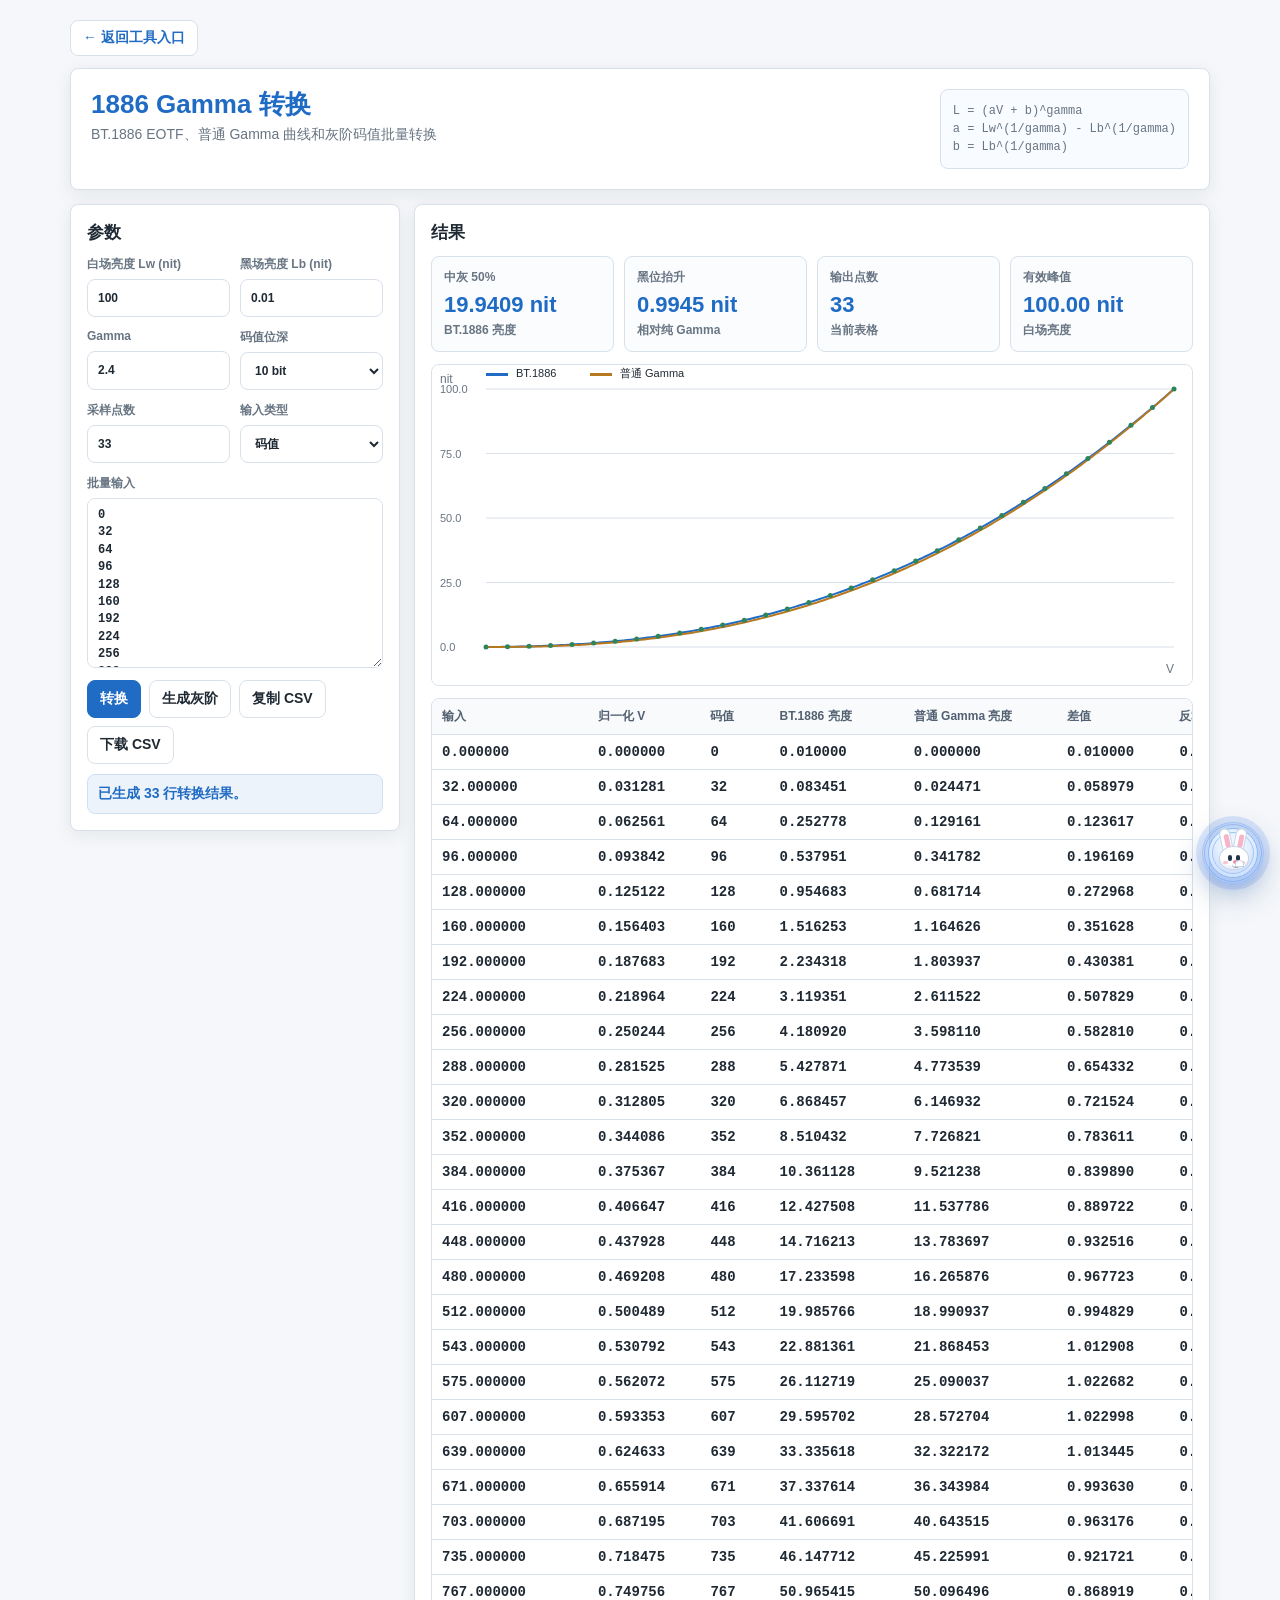
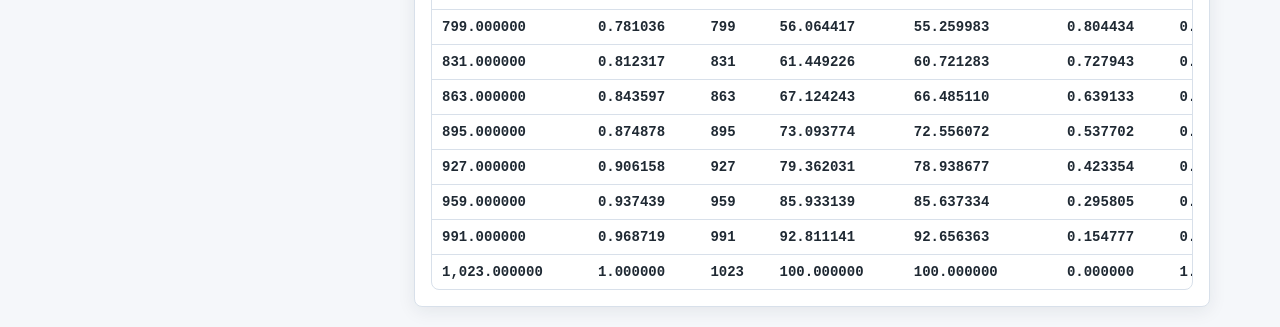
<file: tools/bt1886-gamma.html>
<!doctype html>
<html lang="zh-CN">
  <head>
    <meta charset="utf-8" />
    <meta name="viewport" content="width=device-width, initial-scale=1" />
    <title>1886 Gamma 转换</title>
    <link rel="stylesheet" href="../assets/platform-assistant.css?v=20260622-ai-consistent-v1" />
    <style>
      :root {
        --bg: #f5f7fa;
        --panel: #ffffff;
        --ink: #1f2933;
        --muted: #687583;
        --line: #d8e0ea;
        --blue: #206bc4;
        --blue-dark: #1557a8;
        --green: #2f855a;
        --amber: #b7791f;
        --red: #b94a55;
        --track: #edf2f7;
        --radius: 8px;
        --shadow: 0 4px 18px rgba(24, 36, 51, 0.08);
        font-family: "Microsoft YaHei", "Segoe UI", Arial, sans-serif;
      }

      * {
        box-sizing: border-box;
      }

      body {
        margin: 0;
        min-width: 320px;
        min-height: 100vh;
        background: var(--bg);
        color: var(--ink);
        font-size: 14px;
      }

      button,
      input,
      select,
      textarea {
        font: inherit;
      }

      button {
        cursor: pointer;
      }

      .page {
        max-width: 1180px;
        margin: 0 auto;
        padding: 20px;
      }

      .tool-nav {
        display: flex;
        margin-bottom: 12px;
      }

      .back-button {
        min-height: 36px;
        padding: 7px 12px;
        border: 1px solid var(--line);
        border-radius: var(--radius);
        background: #ffffff;
        color: var(--blue);
        font-weight: 800;
      }

      .back-button:hover {
        border-color: var(--blue);
        background: #edf3fb;
      }

      .header,
      .panel {
        border: 1px solid var(--line);
        border-radius: var(--radius);
        background: var(--panel);
        box-shadow: var(--shadow);
      }

      .header {
        display: flex;
        align-items: flex-start;
        justify-content: space-between;
        gap: 18px;
        margin-bottom: 14px;
        padding: 20px;
      }

      h1,
      h2,
      h3,
      p {
        margin-top: 0;
      }

      h1 {
        margin-bottom: 6px;
        color: var(--blue);
        font-size: 26px;
        line-height: 1.2;
      }

      h2 {
        margin-bottom: 12px;
        font-size: 17px;
      }

      h3 {
        margin-bottom: 8px;
        font-size: 14px;
      }

      .header p,
      .muted {
        margin-bottom: 0;
        color: var(--muted);
      }

      .formula {
        min-width: 240px;
        padding: 12px;
        border: 1px solid var(--line);
        border-radius: var(--radius);
        background: #f8fbff;
        color: var(--muted);
        font-family: Consolas, "Courier New", monospace;
        font-size: 12px;
        line-height: 1.5;
      }

      .grid {
        display: grid;
        grid-template-columns: 330px minmax(0, 1fr);
        gap: 14px;
        align-items: start;
      }

      .panel {
        padding: 16px;
      }

      .control-grid {
        display: grid;
        gap: 12px;
      }

      .field {
        display: grid;
        gap: 6px;
        color: var(--muted);
        font-size: 12px;
        font-weight: 800;
      }

      .field input,
      .field select,
      textarea {
        width: 100%;
        min-height: 38px;
        border: 1px solid var(--line);
        border-radius: var(--radius);
        background: #ffffff;
        color: var(--ink);
        padding: 8px 10px;
        outline: none;
      }

      textarea {
        min-height: 170px;
        resize: vertical;
        font-family: Consolas, "Courier New", monospace;
        line-height: 1.45;
      }

      .field input:focus,
      .field select:focus,
      textarea:focus {
        border-color: var(--blue);
        box-shadow: 0 0 0 3px rgba(32, 107, 196, 0.14);
      }

      .inline-grid {
        display: grid;
        grid-template-columns: repeat(2, minmax(0, 1fr));
        gap: 10px;
      }

      .actions {
        display: flex;
        gap: 8px;
        flex-wrap: wrap;
        margin-top: 12px;
      }

      .btn {
        display: inline-flex;
        align-items: center;
        justify-content: center;
        min-height: 38px;
        padding: 8px 12px;
        border: 1px solid var(--line);
        border-radius: var(--radius);
        background: #ffffff;
        color: var(--ink);
        font-weight: 800;
      }

      .btn.primary {
        border-color: var(--blue);
        background: var(--blue);
        color: #ffffff;
      }

      .btn.primary:hover {
        background: var(--blue-dark);
      }

      .btn:hover {
        border-color: #c5d3e3;
        box-shadow: 0 6px 18px rgba(24, 36, 51, 0.1);
      }

      .summary-grid {
        display: grid;
        grid-template-columns: repeat(4, minmax(0, 1fr));
        gap: 10px;
        margin-bottom: 12px;
      }

      .summary-card {
        min-height: 88px;
        padding: 12px;
        border: 1px solid var(--line);
        border-radius: var(--radius);
        background: #fbfcfe;
      }

      .summary-card span,
      .summary-card em {
        display: block;
        color: var(--muted);
        font-size: 12px;
        font-weight: 800;
      }

      .summary-card strong {
        display: block;
        margin: 7px 0 4px;
        color: var(--blue);
        font-size: 22px;
        line-height: 1.12;
        overflow-wrap: anywhere;
      }

      .summary-card em {
        font-style: normal;
        font-weight: 700;
      }

      .chart-wrap {
        margin-bottom: 12px;
        border: 1px solid var(--line);
        border-radius: var(--radius);
        background: #ffffff;
        overflow: hidden;
      }

      canvas {
        display: block;
        width: 100%;
        height: auto;
      }

      .table-wrap {
        overflow: auto;
        border: 1px solid var(--line);
        border-radius: var(--radius);
      }

      table {
        width: 100%;
        min-width: 850px;
        border-collapse: collapse;
      }

      th,
      td {
        padding: 9px 10px;
        border-bottom: 1px solid var(--line);
        text-align: left;
        vertical-align: middle;
      }

      th {
        position: sticky;
        top: 0;
        z-index: 1;
        background: #f8fafc;
        color: #526071;
        font-size: 12px;
        font-weight: 900;
      }

      tr:last-child td {
        border-bottom: 0;
      }

      td.numeric {
        font-family: Consolas, "Courier New", monospace;
        font-weight: 700;
      }

      .notice {
        margin-top: 10px;
        padding: 10px;
        border: 1px solid #cfe0f5;
        border-radius: var(--radius);
        background: #edf3fb;
        color: var(--blue);
        font-weight: 800;
      }

      .notice.bad {
        border-color: #efc3c7;
        background: #fff0f1;
        color: var(--red);
      }

      @media (max-width: 960px) {
        .header,
        .grid {
          grid-template-columns: 1fr;
        }

        .header {
          flex-direction: column;
        }

        .summary-grid {
          grid-template-columns: repeat(2, minmax(0, 1fr));
        }
      }

      @media (max-width: 560px) {
        .page {
          padding: 12px;
        }

        .inline-grid,
        .summary-grid {
          grid-template-columns: 1fr;
        }

        .btn {
          width: 100%;
        }
      }
    </style>
  </head>
  <body>
    <main class="page">
      <div class="tool-nav">
        <button class="back-button" type="button" onclick="goBackToToolList()">&larr; 返回工具入口</button>
      </div>

      <header class="header">
        <div>
          <h1>1886 Gamma 转换</h1>
          <p>BT.1886 EOTF、普通 Gamma 曲线和灰阶码值批量转换</p>
        </div>
        <div class="formula">
          L = (aV + b)^gamma<br />
          a = Lw^(1/gamma) - Lb^(1/gamma)<br />
          b = Lb^(1/gamma)
        </div>
      </header>

      <div class="grid">
        <section class="panel">
          <h2>参数</h2>
          <div class="control-grid">
            <div class="inline-grid">
              <label class="field">
                <span>白场亮度 Lw (nit)</span>
                <input id="whiteLuminance" type="number" min="1" step="0.1" value="100" />
              </label>
              <label class="field">
                <span>黑场亮度 Lb (nit)</span>
                <input id="blackLuminance" type="number" min="0" step="0.0001" value="0.01" />
              </label>
            </div>

            <div class="inline-grid">
              <label class="field">
                <span>Gamma</span>
                <input id="gammaValue" type="number" min="1" max="4" step="0.01" value="2.4" />
              </label>
              <label class="field">
                <span>码值位深</span>
                <select id="bitDepth">
                  <option value="8">8 bit</option>
                  <option value="10" selected>10 bit</option>
                  <option value="12">12 bit</option>
                  <option value="14">14 bit</option>
                  <option value="16">16 bit</option>
                </select>
              </label>
            </div>

            <div class="inline-grid">
              <label class="field">
                <span>采样点数</span>
                <input id="sampleCount" type="number" min="2" max="1025" step="1" value="33" />
              </label>
              <label class="field">
                <span>输入类型</span>
                <select id="inputMode">
                  <option value="code" selected>码值</option>
                  <option value="normalized">归一化 V</option>
                  <option value="luminance">亮度 nit</option>
                </select>
              </label>
            </div>

            <label class="field">
              <span>批量输入</span>
              <textarea id="batchInput" placeholder="可输入码值、归一化值或亮度值，支持空格/逗号/换行分隔"></textarea>
            </label>
          </div>

          <div class="actions">
            <button class="btn primary" type="button" id="convertBtn">转换</button>
            <button class="btn" type="button" id="fillRampBtn">生成灰阶</button>
            <button class="btn" type="button" id="copyCsvBtn">复制 CSV</button>
            <button class="btn" type="button" id="downloadCsvBtn">下载 CSV</button>
          </div>
          <div class="notice" id="notice">默认生成 33 点 10-bit BT.1886 灰阶表。</div>
        </section>

        <section class="panel">
          <h2>结果</h2>
          <div class="summary-grid">
            <div class="summary-card">
              <span>中灰 50%</span>
              <strong id="midLuminance">-</strong>
              <em>BT.1886 亮度</em>
            </div>
            <div class="summary-card">
              <span>黑位抬升</span>
              <strong id="blackLift">-</strong>
              <em>相对纯 Gamma</em>
            </div>
            <div class="summary-card">
              <span>输出点数</span>
              <strong id="rowCount">0</strong>
              <em>当前表格</em>
            </div>
            <div class="summary-card">
              <span>有效峰值</span>
              <strong id="peakLuminance">-</strong>
              <em>白场亮度</em>
            </div>
          </div>

          <div class="chart-wrap">
            <canvas id="curveChart" height="320"></canvas>
          </div>

          <div class="table-wrap">
            <table>
              <thead>
                <tr>
                  <th>输入</th>
                  <th>归一化 V</th>
                  <th>码值</th>
                  <th>BT.1886 亮度</th>
                  <th>普通 Gamma 亮度</th>
                  <th>差值</th>
                  <th>反算 V</th>
                </tr>
              </thead>
              <tbody id="resultBody"></tbody>
            </table>
          </div>
        </section>
      </div>
    </main>

    <script>
      function goBackToToolList() {
        if (window.history.length > 1) {
          window.history.back();
          return;
        }
        window.location.href = "../index.html#debug-converter";
      }

      (function () {
        "use strict";

        const els = {
          whiteLuminance: document.getElementById("whiteLuminance"),
          blackLuminance: document.getElementById("blackLuminance"),
          gammaValue: document.getElementById("gammaValue"),
          bitDepth: document.getElementById("bitDepth"),
          sampleCount: document.getElementById("sampleCount"),
          inputMode: document.getElementById("inputMode"),
          batchInput: document.getElementById("batchInput"),
          convertBtn: document.getElementById("convertBtn"),
          fillRampBtn: document.getElementById("fillRampBtn"),
          copyCsvBtn: document.getElementById("copyCsvBtn"),
          downloadCsvBtn: document.getElementById("downloadCsvBtn"),
          notice: document.getElementById("notice"),
          midLuminance: document.getElementById("midLuminance"),
          blackLift: document.getElementById("blackLift"),
          rowCount: document.getElementById("rowCount"),
          peakLuminance: document.getElementById("peakLuminance"),
          curveChart: document.getElementById("curveChart"),
          resultBody: document.getElementById("resultBody")
        };

        let currentRows = [];

        document.addEventListener("DOMContentLoaded", init);

        function init() {
          bindEvents();
          fillRamp();
          convert();
        }

        function bindEvents() {
          [els.whiteLuminance, els.blackLuminance, els.gammaValue, els.bitDepth, els.sampleCount, els.inputMode].forEach((control) => {
            control.addEventListener("input", convert);
          });
          els.batchInput.addEventListener("input", convert);
          els.convertBtn.addEventListener("click", convert);
          els.fillRampBtn.addEventListener("click", () => {
            fillRamp();
            convert();
          });
          els.copyCsvBtn.addEventListener("click", copyCsv);
          els.downloadCsvBtn.addEventListener("click", downloadCsv);
          window.addEventListener("resize", () => drawChart(currentRows));
        }

        function readConfig() {
          const lw = Number(els.whiteLuminance.value);
          const lb = Number(els.blackLuminance.value);
          const gamma = Number(els.gammaValue.value);
          const bitDepth = Number(els.bitDepth.value);
          const maxCode = Math.pow(2, bitDepth) - 1;
          const sampleCount = clamp(Math.round(Number(els.sampleCount.value) || 33), 2, 1025);
          return { lw, lb, gamma, bitDepth, maxCode, sampleCount };
        }

        function validateConfig(config) {
          if (!Number.isFinite(config.lw) || config.lw <= 0) {
            return "白场亮度必须大于 0。";
          }
          if (!Number.isFinite(config.lb) || config.lb < 0) {
            return "黑场亮度不能小于 0。";
          }
          if (config.lb >= config.lw) {
            return "黑场亮度必须小于白场亮度。";
          }
          if (!Number.isFinite(config.gamma) || config.gamma <= 0) {
            return "Gamma 必须大于 0。";
          }
          return "";
        }

        function fillRamp() {
          const config = readConfig();
          const values = [];
          for (let index = 0; index < config.sampleCount; index += 1) {
            const code = Math.round((index / (config.sampleCount - 1)) * config.maxCode);
            values.push(code);
          }
          els.inputMode.value = "code";
          els.batchInput.value = values.join("\n");
        }

        function convert() {
          const config = readConfig();
          const error = validateConfig(config);
          if (error) {
            currentRows = [];
            renderRows([]);
            drawChart([]);
            setNotice(error, true);
            return;
          }

          const values = parseInputValues(els.batchInput.value);
          if (!values.length) {
            currentRows = [];
            renderRows([]);
            drawChart([]);
            setNotice("请输入要转换的值，或点击“生成灰阶”。", true);
            return;
          }

          currentRows = values.map((input) => buildRow(input, config, els.inputMode.value));
          renderRows(currentRows);
          renderSummary(currentRows, config);
          drawChart(currentRows);
          setNotice(`已生成 ${currentRows.length} 行转换结果。`, false);
        }

        function parseInputValues(text) {
          return String(text || "")
            .split(/[\s,，;；]+/g)
            .map((item) => Number(item.trim()))
            .filter((value) => Number.isFinite(value));
        }

        function buildRow(input, config, mode) {
          let v;
          if (mode === "normalized") {
            v = clamp(input, 0, 1);
          } else if (mode === "luminance") {
            v = bt1886Inverse(input, config);
          } else {
            v = clamp(input / config.maxCode, 0, 1);
          }

          const code = Math.round(v * config.maxCode);
          const bt = bt1886Eotf(v, config);
          const pure = pureGammaEotf(v, config);
          const reverseV = bt1886Inverse(bt, config);
          return {
            input,
            v,
            code,
            bt,
            pure,
            delta: bt - pure,
            reverseV
          };
        }

        function bt1886Eotf(v, config) {
          const lbRoot = Math.pow(config.lb, 1 / config.gamma);
          const lwRoot = Math.pow(config.lw, 1 / config.gamma);
          const a = lwRoot - lbRoot;
          return Math.pow(a * clamp(v, 0, 1) + lbRoot, config.gamma);
        }

        function bt1886Inverse(luminance, config) {
          const lbRoot = Math.pow(config.lb, 1 / config.gamma);
          const lwRoot = Math.pow(config.lw, 1 / config.gamma);
          const a = lwRoot - lbRoot;
          if (a <= 0) {
            return 0;
          }
          return clamp((Math.pow(Math.max(Number(luminance) || 0, 0), 1 / config.gamma) - lbRoot) / a, 0, 1);
        }

        function pureGammaEotf(v, config) {
          return config.lw * Math.pow(clamp(v, 0, 1), config.gamma);
        }

        function renderRows(rows) {
          els.rowCount.textContent = rows.length;
          if (!rows.length) {
            els.resultBody.innerHTML = `<tr><td colspan="7">没有转换结果。</td></tr>`;
            return;
          }
          els.resultBody.innerHTML = rows
            .map(
              (row) => `
                <tr>
                  <td class="numeric">${formatNumber(row.input, 6)}</td>
                  <td class="numeric">${formatNumber(row.v, 6)}</td>
                  <td class="numeric">${row.code}</td>
                  <td class="numeric">${formatNumber(row.bt, 6)}</td>
                  <td class="numeric">${formatNumber(row.pure, 6)}</td>
                  <td class="numeric">${formatNumber(row.delta, 6)}</td>
                  <td class="numeric">${formatNumber(row.reverseV, 6)}</td>
                </tr>
              `
            )
            .join("");
        }

        function renderSummary(rows, config) {
          const mid = bt1886Eotf(0.5, config);
          const pureMid = pureGammaEotf(0.5, config);
          els.midLuminance.textContent = `${formatNumber(mid, 4)} nit`;
          els.blackLift.textContent = `${formatNumber(mid - pureMid, 4)} nit`;
          els.peakLuminance.textContent = `${formatNumber(config.lw, 2)} nit`;
          els.rowCount.textContent = rows.length;
        }

        function drawChart(rows) {
          const canvas = els.curveChart;
          const ctx = canvas.getContext("2d");
          const config = readConfig();
          const ratio = window.devicePixelRatio || 1;
          const width = canvas.clientWidth || 800;
          const height = 320;
          canvas.width = Math.round(width * ratio);
          canvas.height = Math.round(height * ratio);
          ctx.setTransform(ratio, 0, 0, ratio, 0, 0);
          ctx.clearRect(0, 0, width, height);
          ctx.fillStyle = "#ffffff";
          ctx.fillRect(0, 0, width, height);

          const pad = { left: 54, right: 18, top: 24, bottom: 38 };
          const chartWidth = width - pad.left - pad.right;
          const chartHeight = height - pad.top - pad.bottom;
          const maxY = Math.max(config.lw, ...rows.map((row) => row.bt), 1);

          ctx.strokeStyle = "#d8e0ea";
          ctx.lineWidth = 1;
          for (let i = 0; i <= 4; i += 1) {
            const y = pad.top + chartHeight * (i / 4);
            ctx.beginPath();
            ctx.moveTo(pad.left, y);
            ctx.lineTo(width - pad.right, y);
            ctx.stroke();
            ctx.fillStyle = "#687583";
            ctx.font = "11px Segoe UI, Microsoft YaHei, Arial";
            ctx.fillText(formatNumber(maxY * (1 - i / 4), 1), 8, y + 4);
          }

          drawCurve(ctx, config, pad, chartWidth, chartHeight, maxY, bt1886Eotf, "#206bc4");
          drawCurve(ctx, config, pad, chartWidth, chartHeight, maxY, pureGammaEotf, "#b7791f");

          ctx.fillStyle = "#206bc4";
          ctx.fillRect(pad.left, 8, 22, 3);
          ctx.fillStyle = "#1f2933";
          ctx.fillText("BT.1886", pad.left + 30, 12);
          ctx.fillStyle = "#b7791f";
          ctx.fillRect(pad.left + 104, 8, 22, 3);
          ctx.fillStyle = "#1f2933";
          ctx.fillText("普通 Gamma", pad.left + 134, 12);

          rows.forEach((row) => {
            const x = pad.left + row.v * chartWidth;
            const y = pad.top + chartHeight - (row.bt / maxY) * chartHeight;
            ctx.fillStyle = "#2f855a";
            ctx.beginPath();
            ctx.arc(x, y, 2.5, 0, Math.PI * 2);
            ctx.fill();
          });

          ctx.fillStyle = "#687583";
          ctx.font = "12px Segoe UI, Microsoft YaHei, Arial";
          ctx.fillText("V", width - pad.right - 8, height - 12);
          ctx.fillText("nit", 8, 18);
        }

        function drawCurve(ctx, config, pad, chartWidth, chartHeight, maxY, fn, color) {
          ctx.strokeStyle = color;
          ctx.lineWidth = 2;
          ctx.beginPath();
          for (let i = 0; i <= 200; i += 1) {
            const v = i / 200;
            const value = fn(v, config);
            const x = pad.left + v * chartWidth;
            const y = pad.top + chartHeight - (value / maxY) * chartHeight;
            if (i === 0) {
              ctx.moveTo(x, y);
            } else {
              ctx.lineTo(x, y);
            }
          }
          ctx.stroke();
        }

        function getCsv() {
          const header = ["input", "normalized_v", "code", "bt1886_luminance", "pure_gamma_luminance", "delta", "reverse_v"];
          const lines = currentRows.map((row) => [row.input, row.v, row.code, row.bt, row.pure, row.delta, row.reverseV].join(","));
          return [header.join(","), ...lines].join("\n");
        }

        function copyCsv() {
          if (!currentRows.length) {
            setNotice("没有可复制的结果。", true);
            return;
          }
          const text = getCsv();
          if (navigator.clipboard && navigator.clipboard.writeText) {
            navigator.clipboard.writeText(text).then(() => setNotice("CSV 已复制。", false));
            return;
          }
          const textarea = document.createElement("textarea");
          textarea.value = text;
          document.body.appendChild(textarea);
          textarea.select();
          document.execCommand("copy");
          textarea.remove();
          setNotice("CSV 已复制。", false);
        }

        function downloadCsv() {
          if (!currentRows.length) {
            setNotice("没有可下载的结果。", true);
            return;
          }
          const blob = new Blob([getCsv()], { type: "text/csv;charset=utf-8" });
          const url = URL.createObjectURL(blob);
          const link = document.createElement("a");
          link.href = url;
          link.download = "bt1886-gamma.csv";
          document.body.appendChild(link);
          link.click();
          link.remove();
          URL.revokeObjectURL(url);
          setNotice("CSV 已生成下载。", false);
        }

        function setNotice(message, bad) {
          els.notice.textContent = message;
          els.notice.classList.toggle("bad", Boolean(bad));
        }

        function clamp(value, min, max) {
          return Math.min(max, Math.max(min, Number(value) || 0));
        }

        function formatNumber(value, precision) {
          if (!Number.isFinite(Number(value))) {
            return "-";
          }
          return Number(value).toLocaleString("zh-CN", {
            maximumFractionDigits: precision,
            minimumFractionDigits: precision
          });
        }
      })();
    </script>
    <script src="../assets/platform-assistant.js?v=20260622-ai-consistent-v1"></script>
  </body>
</html>
</file>
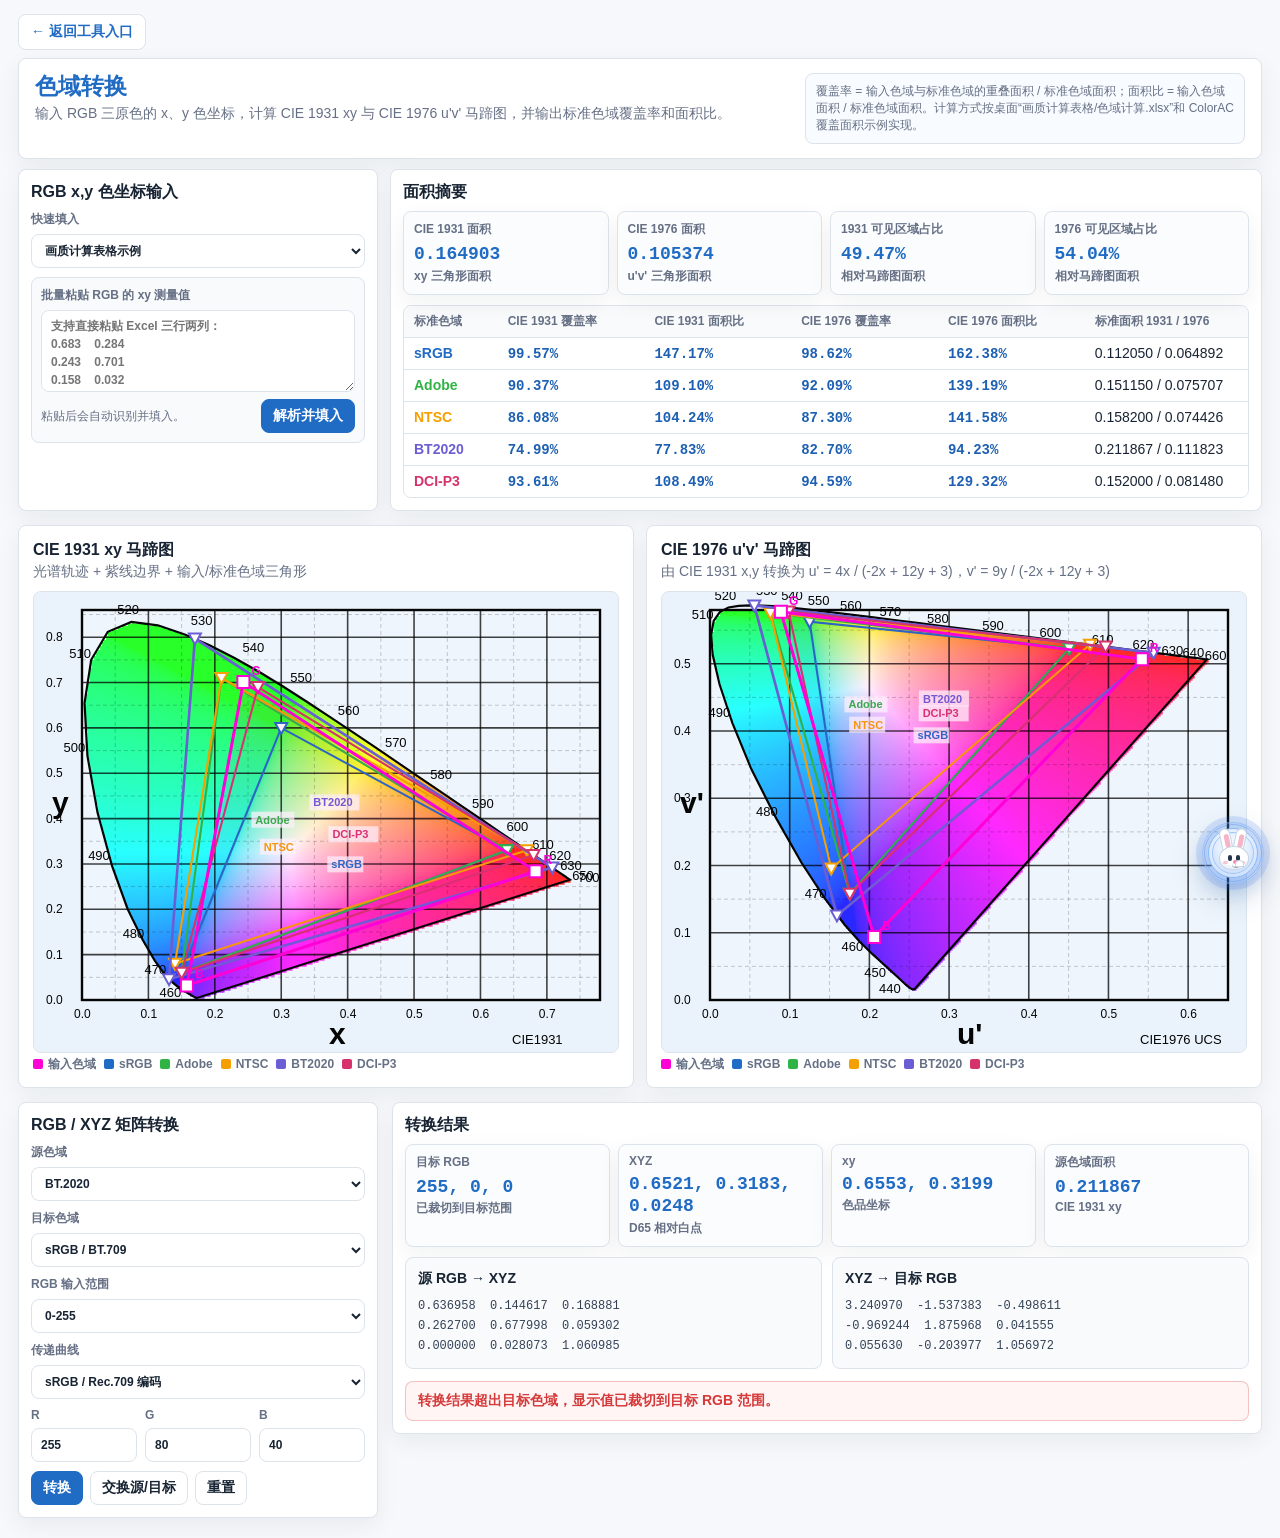
<file: tools/color-gamut-converter.html>
<!doctype html>
<html lang="zh-CN">
  <head>
    <meta charset="utf-8" />
    <meta name="viewport" content="width=device-width, initial-scale=1" />
    <title>色域转换</title>
    <link rel="stylesheet" href="../assets/platform-assistant.css?v=20260622-ai-consistent-v1" />
    <style>
      :root {
        --bg: #f6f8fb;
        --panel: #ffffff;
        --panel-alt: #f8fafc;
        --ink: #182433;
        --muted: #667085;
        --line: #dce3ea;
        --line-strong: #b8c2cc;
        --blue: #206bc4;
        --blue-dark: #1d60b3;
        --green: #2fb344;
        --red: #d63939;
        --amber: #f59f00;
        --track: #eef2f7;
        --radius: 8px;
        --shadow: 0 8px 24px rgba(24, 36, 51, 0.06);
        font-family: "Microsoft YaHei", "Segoe UI", Arial, sans-serif;
      }

      * {
        box-sizing: border-box;
      }

      body {
        margin: 0;
        min-width: 320px;
        min-height: 100vh;
        background: var(--bg);
        color: var(--ink);
        font-size: 14px;
      }

      button,
      input,
      select,
      textarea {
        font: inherit;
      }

      button {
        cursor: pointer;
      }

      .page {
        max-width: 1440px;
        margin: 0 auto;
        padding: 14px 18px 20px;
      }

      .tool-nav {
        display: flex;
        margin-bottom: 8px;
      }

      .back-button {
        min-height: 36px;
        padding: 7px 12px;
        border: 1px solid var(--line);
        border-radius: var(--radius);
        background: #ffffff;
        color: var(--blue);
        font-weight: 800;
      }

      .back-button:hover {
        border-color: var(--blue);
        background: #edf3fb;
      }

      .header,
      .panel,
      .chart-card,
      .result-card {
        border: 1px solid var(--line);
        border-radius: var(--radius);
        background: var(--panel);
        box-shadow: var(--shadow);
      }

      .header {
        display: flex;
        align-items: flex-start;
        justify-content: space-between;
        gap: 18px;
        margin-bottom: 10px;
        padding: 14px 16px;
      }

      h1,
      h2,
      h3,
      p {
        margin-top: 0;
      }

      h1 {
        margin-bottom: 4px;
        color: var(--blue);
        font-size: 23px;
        line-height: 1.2;
      }

      h2 {
        margin-bottom: 8px;
        font-size: 16px;
      }

      h3 {
        margin-bottom: 8px;
        font-size: 14px;
      }

      .header p,
      .muted {
        margin-bottom: 0;
        color: var(--muted);
      }

      .preset-note {
        min-width: 300px;
        max-width: 440px;
        padding: 9px 10px;
        border: 1px solid var(--line);
        border-radius: var(--radius);
        background: #f8fbff;
        color: var(--muted);
        font-size: 12px;
        line-height: 1.42;
      }

      .main-grid {
        display: grid;
        grid-template-columns: 360px minmax(0, 1fr);
        gap: 12px;
        align-items: stretch;
      }

      .panel {
        padding: 12px;
      }

      .main-grid > .panel {
        height: 100%;
      }

      .control-grid,
      .matrix-grid,
      .input-table {
        display: grid;
        gap: 9px;
      }

      .input-table {
        gap: 8px;
      }

      .primary-row {
        display: grid;
        grid-template-columns: 64px repeat(2, minmax(0, 1fr));
        gap: 7px;
        align-items: end;
      }

      .primary-row.header-row {
        align-items: center;
        color: var(--muted);
        font-size: 12px;
        font-weight: 800;
      }

      .primary-label {
        min-height: 34px;
        display: flex;
        align-items: center;
        color: var(--ink);
        font-weight: 800;
      }

      .field {
        display: grid;
        gap: 6px;
        color: var(--muted);
        font-size: 12px;
        font-weight: 800;
      }

      .field input,
      .field select,
      .field textarea {
        width: 100%;
        min-height: 34px;
        padding: 6px 9px;
        border: 1px solid var(--line);
        border-radius: var(--radius);
        background: #ffffff;
        color: var(--ink);
        outline: none;
      }

      .field input:focus,
      .field select:focus,
      .field textarea:focus {
        border-color: var(--blue);
        box-shadow: 0 0 0 3px rgba(32, 107, 196, 0.13);
      }

      .batch-input-box {
        display: grid;
        gap: 7px;
        padding: 9px;
        border: 1px solid var(--line);
        border-radius: var(--radius);
        background: var(--panel-alt);
      }

      .batch-input-box textarea {
        min-height: 82px;
        resize: vertical;
        line-height: 1.5;
      }

      .batch-input-actions {
        display: flex;
        align-items: center;
        justify-content: space-between;
        gap: 8px;
        flex-wrap: wrap;
      }

      .batch-input-status {
        color: var(--muted);
        font-size: 12px;
      }

      .batch-input-status.is-success {
        color: var(--green);
        font-weight: 800;
      }

      .batch-input-status.is-error {
        color: var(--red);
        font-weight: 800;
      }

      .button-row {
        display: flex;
        gap: 7px;
        flex-wrap: wrap;
      }

      .btn {
        min-height: 34px;
        padding: 6px 11px;
        border: 1px solid var(--line);
        border-radius: var(--radius);
        background: #ffffff;
        color: var(--ink);
        font-weight: 800;
      }

      .btn:hover {
        border-color: var(--line-strong);
      }

      .btn.primary {
        border-color: var(--blue);
        background: var(--blue);
        color: #ffffff;
      }

      .btn.primary:hover {
        background: var(--blue-dark);
      }

      .result-grid {
        display: grid;
        grid-template-columns: repeat(4, minmax(0, 1fr));
        gap: 8px;
        margin-bottom: 10px;
      }

      .result-card {
        min-height: 76px;
        padding: 9px 10px;
        background: #fbfcfe;
      }

      .result-card span,
      .result-card em {
        display: block;
        color: var(--muted);
        font-size: 12px;
        font-style: normal;
        font-weight: 800;
      }

      .result-card strong {
        display: block;
        margin: 5px 0 2px;
        color: var(--blue);
        font-family: Consolas, "Courier New", monospace;
        font-size: 18px;
        line-height: 1.25;
        overflow-wrap: anywhere;
      }

      .chart-grid {
        display: grid;
        grid-template-columns: repeat(2, minmax(0, 1fr));
        gap: 12px;
        margin-bottom: 14px;
      }

      .chart-card {
        min-width: 0;
        padding: 14px;
      }

      .chart-head {
        display: flex;
        align-items: flex-start;
        justify-content: space-between;
        gap: 10px;
        margin-bottom: 10px;
      }

      .chart-head h2 {
        margin-bottom: 2px;
      }

      .chart-canvas {
        width: 100%;
        min-height: 420px;
        border: 1px solid var(--line);
        border-radius: var(--radius);
        background: #eaf3fb;
      }

      .legend {
        display: flex;
        gap: 8px;
        flex-wrap: wrap;
        color: var(--muted);
        font-size: 12px;
        font-weight: 800;
      }

      .legend span {
        display: inline-flex;
        align-items: center;
        gap: 5px;
      }

      .legend i {
        width: 10px;
        height: 10px;
        border-radius: 2px;
        background: var(--swatch);
      }

      .table-wrap {
        overflow: auto;
        border: 1px solid var(--line);
        border-radius: var(--radius);
        background: #ffffff;
      }

      table {
        width: 100%;
        min-width: 880px;
        border-collapse: collapse;
      }

      th,
      td {
        padding: 7px 10px;
        border-bottom: 1px solid var(--line);
        text-align: left;
        vertical-align: middle;
      }

      th {
        background: #f8fafc;
        color: var(--muted);
        font-size: 12px;
        font-weight: 900;
      }

      tr:last-child td {
        border-bottom: 0;
      }

      td strong {
        color: var(--ink);
      }

      td code {
        color: var(--blue-dark);
        font-family: Consolas, "Courier New", monospace;
        font-weight: 800;
      }

      .warning {
        margin-top: 12px;
        padding: 10px 12px;
        border: 1px solid rgba(214, 57, 57, 0.28);
        border-radius: var(--radius);
        background: #fff5f5;
        color: var(--red);
        font-weight: 800;
      }

      .subsection {
        margin-top: 14px;
      }

      .converter-grid {
        display: grid;
        grid-template-columns: 360px minmax(0, 1fr);
        gap: 14px;
        align-items: start;
      }

      .rgb-grid {
        display: grid;
        grid-template-columns: repeat(3, minmax(0, 1fr));
        gap: 8px;
      }

      .matrix-grid {
        grid-template-columns: repeat(2, minmax(0, 1fr));
        gap: 10px;
      }

      .matrix {
        overflow: auto;
        padding: 12px;
        border: 1px solid var(--line);
        border-radius: var(--radius);
        background: #f8fafc;
      }

      .matrix code {
        white-space: pre;
        color: #334155;
        font-family: Consolas, "Courier New", monospace;
        font-size: 12px;
        line-height: 1.6;
      }

      @media (max-width: 1120px) {
        .header,
        .main-grid,
        .chart-grid,
        .converter-grid,
        .matrix-grid,
        .result-grid {
          grid-template-columns: 1fr;
        }

        .header {
          display: grid;
        }

        .preset-note {
          min-width: 0;
          max-width: none;
        }
      }

      @media (max-width: 620px) {
        .page {
          padding: 12px;
        }

        .primary-row {
          grid-template-columns: 1fr;
        }

        .primary-row.header-row {
          display: none;
        }

        .rgb-grid {
          grid-template-columns: 1fr;
        }
      }
    </style>
  </head>
  <body>
    <main class="page">
      <div class="tool-nav">
        <button class="back-button" type="button" onclick="goBackToToolList()">&larr; 返回工具入口</button>
      </div>

      <section class="header">
        <div>
          <h1>色域转换</h1>
          <p>输入 RGB 三原色的 x、y 色坐标，计算 CIE 1931 xy 与 CIE 1976 u'v' 马蹄图，并输出标准色域覆盖率和面积比。</p>
        </div>
        <div class="preset-note">
          覆盖率 = 输入色域与标准色域的重叠面积 / 标准色域面积；面积比 = 输入色域面积 / 标准色域面积。计算方式按桌面“画质计算表格/色域计算.xlsx”和 ColorAC 覆盖面积示例实现。
        </div>
      </section>

      <div class="main-grid">
        <section class="panel">
          <h2>RGB x,y 色坐标输入</h2>
          <div class="control-grid">
            <label class="field">
              <span>快速填入</span>
              <select id="gamutPreset"></select>
            </label>

            <div class="batch-input-box">
              <label class="field">
                <span>批量粘贴 RGB 的 xy 测量值</span>
                <textarea id="rgbXyPaste" spellcheck="false" placeholder="支持直接粘贴 Excel 三行两列：&#10;0.683    0.284&#10;0.243    0.701&#10;0.158    0.032&#10;&#10;也支持：R 0.683 0.284 / G 0.243 0.701 / B 0.158 0.032"></textarea>
              </label>
              <div class="batch-input-actions">
                <span class="batch-input-status" id="rgbXyPasteStatus">粘贴后会自动识别并填入。</span>
                <button class="btn primary" type="button" id="applyRgbXyPasteBtn">解析并填入</button>
              </div>
            </div>

            <div hidden aria-hidden="true">
              <input id="redX" type="hidden" value="0.683" />
              <input id="redY" type="hidden" value="0.284" />
              <input id="greenX" type="hidden" value="0.243" />
              <input id="greenY" type="hidden" value="0.701" />
              <input id="blueX" type="hidden" value="0.158" />
              <input id="blueY" type="hidden" value="0.032" />
            </div>
          </div>
          <div class="warning" id="gamutWarning" hidden></div>
        </section>

        <section class="panel">
          <h2>面积摘要</h2>
          <div class="result-grid">
            <div class="result-card">
              <span>CIE 1931 面积</span>
              <strong id="area1931">-</strong>
              <em>xy 三角形面积</em>
            </div>
            <div class="result-card">
              <span>CIE 1976 面积</span>
              <strong id="area1976">-</strong>
              <em>u'v' 三角形面积</em>
            </div>
            <div class="result-card">
              <span>1931 可见区域占比</span>
              <strong id="visible1931Ratio">-</strong>
              <em>相对马蹄图面积</em>
            </div>
            <div class="result-card">
              <span>1976 可见区域占比</span>
              <strong id="visible1976Ratio">-</strong>
              <em>相对马蹄图面积</em>
            </div>
          </div>
          <div class="table-wrap">
            <table>
              <thead>
                <tr>
                  <th>标准色域</th>
                  <th>CIE 1931 覆盖率</th>
                  <th>CIE 1931 面积比</th>
                  <th>CIE 1976 覆盖率</th>
                  <th>CIE 1976 面积比</th>
                  <th>标准面积 1931 / 1976</th>
                </tr>
              </thead>
              <tbody id="coverageBody"></tbody>
            </table>
          </div>
        </section>
      </div>

      <section class="chart-grid subsection">
        <div class="chart-card">
          <div class="chart-head">
            <div>
              <h2>CIE 1931 xy 马蹄图</h2>
              <p class="muted">光谱轨迹 + 紫线边界 + 输入/标准色域三角形</p>
            </div>
          </div>
          <canvas class="chart-canvas" id="cie1931Canvas" height="420"></canvas>
          <div class="legend" id="legend1931"></div>
        </div>
        <div class="chart-card">
          <div class="chart-head">
            <div>
              <h2>CIE 1976 u'v' 马蹄图</h2>
              <p class="muted">由 CIE 1931 x,y 转换为 u' = 4x / (-2x + 12y + 3)，v' = 9y / (-2x + 12y + 3)</p>
            </div>
          </div>
          <canvas class="chart-canvas" id="cie1976Canvas" height="420"></canvas>
          <div class="legend" id="legend1976"></div>
        </div>
      </section>

      <section class="converter-grid subsection">
        <section class="panel">
          <h2>RGB / XYZ 矩阵转换</h2>
          <div class="control-grid">
            <label class="field">
              <span>源色域</span>
              <select id="sourceSpace"></select>
            </label>
            <label class="field">
              <span>目标色域</span>
              <select id="targetSpace"></select>
            </label>
            <label class="field">
              <span>RGB 输入范围</span>
              <select id="rangeMode">
                <option value="255">0-255</option>
                <option value="1">0-1</option>
              </select>
            </label>
            <label class="field">
              <span>传递曲线</span>
              <select id="transferMode">
                <option value="srgb">sRGB / Rec.709 编码</option>
                <option value="linear">线性 RGB</option>
              </select>
            </label>
            <div class="rgb-grid">
              <label class="field">
                <span>R</span>
                <input id="rgbR" type="number" value="255" step="0.001" />
              </label>
              <label class="field">
                <span>G</span>
                <input id="rgbG" type="number" value="80" step="0.001" />
              </label>
              <label class="field">
                <span>B</span>
                <input id="rgbB" type="number" value="40" step="0.001" />
              </label>
            </div>
            <div class="button-row">
              <button class="btn primary" type="button" id="convertBtn">转换</button>
              <button class="btn" type="button" id="swapBtn">交换源/目标</button>
              <button class="btn" type="button" id="resetBtn">重置</button>
            </div>
          </div>
        </section>

        <section class="panel">
          <h2>转换结果</h2>
          <div class="result-grid">
            <div class="result-card">
              <span>目标 RGB</span>
              <strong id="targetRgb">-</strong>
              <em id="targetRgbHint">转换后编码值</em>
            </div>
            <div class="result-card">
              <span>XYZ</span>
              <strong id="xyzValue">-</strong>
              <em>D65 相对白点</em>
            </div>
            <div class="result-card">
              <span>xy</span>
              <strong id="xyValue">-</strong>
              <em>色品坐标</em>
            </div>
            <div class="result-card">
              <span>源色域面积</span>
              <strong id="sourceSpaceArea">-</strong>
              <em>CIE 1931 xy</em>
            </div>
          </div>
          <div class="matrix-grid">
            <div class="matrix">
              <h3>源 RGB → XYZ</h3>
              <code id="sourceMatrix">-</code>
            </div>
            <div class="matrix">
              <h3>XYZ → 目标 RGB</h3>
              <code id="targetMatrix">-</code>
            </div>
          </div>
          <div class="warning" id="clipWarning" hidden>转换结果超出目标色域，显示值已裁切到目标 RGB 范围。</div>
        </section>
      </section>
    </main>

    <script>
      function goBackToToolList() {
        if (window.history.length > 1) {
          window.history.back();
          return;
        }
        window.location.href = "../index.html#debug-converter";
      }

      const STANDARD_SPACES = {
        srgb: {
          name: "sRGB / BT.709",
          shortName: "sRGB",
          color: "#206bc4",
          red: [0.64, 0.33],
          green: [0.30, 0.60],
          blue: [0.15, 0.06],
          white: [0.3127, 0.3290]
        },
        adobe: {
          name: "Adobe RGB",
          shortName: "Adobe",
          color: "#2fb344",
          red: [0.64, 0.33],
          green: [0.21, 0.71],
          blue: [0.15, 0.06],
          white: [0.3127, 0.3290]
        },
        ntsc1953: {
          name: "NTSC 1953",
          shortName: "NTSC",
          color: "#f59f00",
          red: [0.67, 0.33],
          green: [0.21, 0.71],
          blue: [0.14, 0.08],
          white: [0.3127, 0.3290]
        },
        bt2020: {
          name: "BT.2020",
          shortName: "BT2020",
          color: "#6b5dd3",
          red: [0.708, 0.292],
          green: [0.170, 0.797],
          blue: [0.131, 0.046],
          white: [0.3127, 0.3290]
        },
        dciP3: {
          name: "DCI-P3",
          shortName: "DCI-P3",
          color: "#d6336c",
          red: [0.68, 0.32],
          green: [0.265, 0.69],
          blue: [0.15, 0.06],
          white: [0.3127, 0.3290]
        }
      };

      const GAMUT_PRESETS = {
        excelSample: {
          name: "画质计算表格示例",
          red: [0.683, 0.284],
          green: [0.243, 0.701],
          blue: [0.158, 0.032]
        },
        measuredDac: {
          name: "ColorAC 实测示例",
          red: [0.696847, 0.303565],
          green: [0.133283, 0.767594],
          blue: [0.145393, 0.030989]
        },
        srgb: STANDARD_SPACES.srgb,
        adobe: STANDARD_SPACES.adobe,
        ntsc1953: STANDARD_SPACES.ntsc1953,
        bt2020: STANDARD_SPACES.bt2020,
        dciP3: STANDARD_SPACES.dciP3
      };

      const SPECTRAL_LOCUS_XY = [
        [380, 0.174112, 0.004964],
        [385, 0.174008, 0.004981],
        [390, 0.173801, 0.004915],
        [395, 0.173560, 0.004923],
        [400, 0.173337, 0.004797],
        [405, 0.173021, 0.004775],
        [410, 0.172577, 0.004799],
        [415, 0.172087, 0.004833],
        [420, 0.171407, 0.005102],
        [425, 0.170301, 0.005789],
        [430, 0.168878, 0.006900],
        [435, 0.166895, 0.008556],
        [440, 0.164412, 0.010858],
        [445, 0.161105, 0.013793],
        [450, 0.156641, 0.017705],
        [455, 0.150985, 0.022740],
        [460, 0.143960, 0.029703],
        [465, 0.135503, 0.039879],
        [470, 0.124118, 0.057803],
        [475, 0.109594, 0.086843],
        [480, 0.091294, 0.132702],
        [485, 0.068706, 0.200723],
        [490, 0.045391, 0.294976],
        [495, 0.023460, 0.412703],
        [500, 0.008168, 0.538423],
        [505, 0.003859, 0.654823],
        [510, 0.013870, 0.750186],
        [515, 0.038852, 0.812016],
        [520, 0.074302, 0.833803],
        [525, 0.114161, 0.826207],
        [530, 0.154722, 0.805864],
        [535, 0.192876, 0.781629],
        [540, 0.229620, 0.754329],
        [545, 0.265775, 0.724324],
        [550, 0.301604, 0.692308],
        [555, 0.337363, 0.658848],
        [560, 0.373102, 0.624451],
        [565, 0.408736, 0.589607],
        [570, 0.444062, 0.554714],
        [575, 0.478775, 0.520202],
        [580, 0.512486, 0.486591],
        [585, 0.544787, 0.454434],
        [590, 0.575151, 0.424232],
        [595, 0.602933, 0.396497],
        [600, 0.627037, 0.372491],
        [605, 0.648233, 0.351395],
        [610, 0.665764, 0.334011],
        [615, 0.680079, 0.319747],
        [620, 0.691504, 0.308342],
        [625, 0.700606, 0.299301],
        [630, 0.707918, 0.292027],
        [635, 0.714032, 0.285929],
        [640, 0.719033, 0.280935],
        [645, 0.723032, 0.276948],
        [650, 0.725992, 0.274008],
        [655, 0.728272, 0.271728],
        [660, 0.729969, 0.270031],
        [665, 0.731089, 0.268911],
        [670, 0.731993, 0.268007],
        [675, 0.732719, 0.267281],
        [680, 0.733417, 0.266583],
        [685, 0.734047, 0.265953],
        [690, 0.734390, 0.265610],
        [695, 0.734592, 0.265408],
        [700, 0.734690, 0.265310],
        [705, 0.734690, 0.265310],
        [710, 0.734690, 0.265310],
        [715, 0.734690, 0.265310],
        [720, 0.734690, 0.265310],
        [725, 0.734690, 0.265310],
        [730, 0.734690, 0.265310],
        [735, 0.734690, 0.265310],
        [740, 0.734690, 0.265310],
        [745, 0.734690, 0.265310],
        [750, 0.734690, 0.265310],
        [755, 0.734690, 0.265310],
        [760, 0.734690, 0.265310],
        [765, 0.734690, 0.265310],
        [770, 0.734690, 0.265310],
        [775, 0.734690, 0.265310],
        [780, 0.734690, 0.265310]
      ];

      const gamutIds = [
        "gamutPreset",
        "rgbXyPaste",
        "rgbXyPasteStatus",
        "redX",
        "redY",
        "greenX",
        "greenY",
        "blueX",
        "blueY",
        "area1931",
        "area1976",
        "visible1931Ratio",
        "visible1976Ratio",
        "coverageBody",
        "gamutWarning",
        "cie1931Canvas",
        "cie1976Canvas",
        "legend1931",
        "legend1976"
      ];

      const converterIds = [
        "sourceSpace",
        "targetSpace",
        "rangeMode",
        "transferMode",
        "rgbR",
        "rgbG",
        "rgbB",
        "targetRgb",
        "targetRgbHint",
        "xyzValue",
        "xyValue",
        "sourceSpaceArea",
        "sourceMatrix",
        "targetMatrix",
        "clipWarning"
      ];

      const els = Object.fromEntries(gamutIds.concat(converterIds).map((id) => [id, document.getElementById(id)]));
      const visible1931Area = polygonArea(SPECTRAL_LOCUS_XY.map((point) => [point[1], point[2]]));
      const visible1976Area = polygonArea(SPECTRAL_LOCUS_XY.map((point) => xyToUvPrime([point[1], point[2]])));

      init();

      function init() {
        Object.entries(GAMUT_PRESETS).forEach(([key, space]) => {
          els.gamutPreset.add(new Option(space.name, key));
        });
        els.gamutPreset.value = "excelSample";

        Object.entries(STANDARD_SPACES).forEach(([key, space]) => {
          els.sourceSpace.add(new Option(space.name, key));
          els.targetSpace.add(new Option(space.name, key));
        });
        els.sourceSpace.value = "bt2020";
        els.targetSpace.value = "srgb";

        document.getElementById("applyRgbXyPasteBtn").addEventListener("click", applyBatchRgbXy);
        els.rgbXyPaste.addEventListener("paste", () => {
          window.setTimeout(applyBatchRgbXy, 0);
        });
        els.gamutPreset.addEventListener("input", () => applyGamutPreset(els.gamutPreset.value));
        ["redX", "redY", "greenX", "greenY", "blueX", "blueY"].forEach((id) => {
          els[id].addEventListener("input", updateGamut);
        });

        document.getElementById("convertBtn").addEventListener("click", convert);
        document.getElementById("swapBtn").addEventListener("click", swapSpaces);
        document.getElementById("resetBtn").addEventListener("click", resetInputs);
        ["sourceSpace", "targetSpace", "rangeMode", "transferMode", "rgbR", "rgbG", "rgbB"].forEach((id) => {
          els[id].addEventListener("input", convert);
        });

        renderLegends();
        updateGamut();
        convert();
        window.addEventListener("resize", debounce(() => {
          updateGamut();
        }, 100));
      }

      function applyGamutPreset(key) {
        const preset = GAMUT_PRESETS[key] || GAMUT_PRESETS.excelSample;
        els.gamutPreset.value = key;
        els.redX.value = preset.red[0];
        els.redY.value = preset.red[1];
        els.greenX.value = preset.green[0];
        els.greenY.value = preset.green[1];
        els.blueX.value = preset.blue[0];
        els.blueY.value = preset.blue[1];
        updateGamut();
      }

      function applyBatchRgbXy() {
        const parsed = parseBatchRgbXy(els.rgbXyPaste.value);
        if (!parsed.ok) {
          setBatchInputStatus(parsed.message, "error");
          return;
        }

        const [red, green, blue] = parsed.points;
        els.redX.value = red[0];
        els.redY.value = red[1];
        els.greenX.value = green[0];
        els.greenY.value = green[1];
        els.blueX.value = blue[0];
        els.blueY.value = blue[1];
        updateGamut();
        setBatchInputStatus("已按 Red、Green、Blue 顺序填入并完成计算。", "success");
      }

      function parseBatchRgbXy(text) {
        const content = String(text || "").trim();
        if (!content) {
          return { ok: false, message: "请先粘贴 RGB 的 xy 测量值。" };
        }

        const lines = content.split(/\r?\n|\s*\/\s*/).map((line) => line.trim()).filter(Boolean);
        const labeled = { red: null, green: null, blue: null };
        lines.forEach((line) => {
          const values = extractNumbers(line);
          if (values.length < 2) {
            return;
          }
          if (/^(r|red|红)(?:\b|色|[:：\s])/i.test(line)) {
            labeled.red = values.slice(-2);
          } else if (/^(g|green|绿)(?:\b|色|[:：\s])/i.test(line)) {
            labeled.green = values.slice(-2);
          } else if (/^(b|blue|蓝)(?:\b|色|[:：\s])/i.test(line)) {
            labeled.blue = values.slice(-2);
          }
        });

        let points;
        if (labeled.red && labeled.green && labeled.blue) {
          points = [labeled.red, labeled.green, labeled.blue];
        } else {
          const rowPairs = lines.map(extractNumbers).filter((values) => values.length === 2);
          if (rowPairs.length >= 3) {
            points = rowPairs.slice(0, 3);
          } else {
            const values = extractNumbers(content);
            if (values.length !== 6) {
              return { ok: false, message: `需要识别 6 个数值，当前识别到 ${values.length} 个。请按 R、G、B 顺序粘贴三组 x、y。` };
            }
            points = [values.slice(0, 2), values.slice(2, 4), values.slice(4, 6)];
          }
        }

        const labels = ["Red", "Green", "Blue"];
        for (let index = 0; index < points.length; index += 1) {
          const [x, y] = points[index];
          if (!Number.isFinite(x) || !Number.isFinite(y) || x < 0 || y < 0 || x + y > 1) {
            return { ok: false, message: `${labels[index]} 的 xy 数值无效，需满足 x >= 0、y >= 0、x + y <= 1。` };
          }
        }
        return { ok: true, points };
      }

      function extractNumbers(text) {
        return (String(text || "").match(/-?(?:\d+\.?\d*|\.\d+)(?:e[+-]?\d+)?/gi) || []).map(Number);
      }

      function setBatchInputStatus(message, type) {
        els.rgbXyPasteStatus.textContent = message;
        els.rgbXyPasteStatus.classList.toggle("is-success", type === "success");
        els.rgbXyPasteStatus.classList.toggle("is-error", type === "error");
      }

      function updateGamut() {
        const input = readGamutInput();
        if (!input.ok) {
          els.gamutWarning.hidden = false;
          els.gamutWarning.textContent = input.message;
          clearGamutOutput();
          return;
        }
        els.gamutWarning.hidden = true;

        const test1931 = input.points;
        const test1976 = test1931.map(xyToUvPrime);
        const testArea1931 = polygonArea(test1931);
        const testArea1976 = polygonArea(test1976);

        els.area1931.textContent = formatNumber(testArea1931, 6);
        els.area1976.textContent = formatNumber(testArea1976, 6);
        els.visible1931Ratio.textContent = formatPercent(testArea1931 / visible1931Area, 2);
        els.visible1976Ratio.textContent = formatPercent(testArea1976 / visible1976Area, 2);

        const rows = Object.values(STANDARD_SPACES).map((space) => {
          const reference1931 = getSpacePolygon(space);
          const reference1976 = reference1931.map(xyToUvPrime);
          const referenceArea1931 = polygonArea(reference1931);
          const referenceArea1976 = polygonArea(reference1976);
          const overlap1931 = polygonArea(intersectConvexPolygons(test1931, reference1931));
          const overlap1976 = polygonArea(intersectConvexPolygons(test1976, reference1976));
          return {
            space,
            referenceArea1931,
            referenceArea1976,
            coverage1931: safeRatio(overlap1931, referenceArea1931),
            areaRatio1931: safeRatio(testArea1931, referenceArea1931),
            coverage1976: safeRatio(overlap1976, referenceArea1976),
            areaRatio1976: safeRatio(testArea1976, referenceArea1976)
          };
        });

        els.coverageBody.innerHTML = rows.map(renderCoverageRow).join("");
        drawChromaticityDiagram(els.cie1931Canvas, "xy", test1931);
        drawChromaticityDiagram(els.cie1976Canvas, "uv", test1976);
      }

      function readGamutInput() {
        const points = [
          [Number(els.redX.value), Number(els.redY.value)],
          [Number(els.greenX.value), Number(els.greenY.value)],
          [Number(els.blueX.value), Number(els.blueY.value)]
        ];
        const labels = ["Red", "Green", "Blue"];
        for (let index = 0; index < points.length; index += 1) {
          const [x, y] = points[index];
          if (!Number.isFinite(x) || !Number.isFinite(y)) {
            return { ok: false, message: `${labels[index]} 的 x、y 必须是有效数字。` };
          }
          if (x < 0 || y < 0 || x + y > 1) {
            return { ok: false, message: `${labels[index]} 坐标超出 CIE 1931 xy 有效范围，需满足 x >= 0、y >= 0、x + y <= 1。` };
          }
        }
        if (polygonArea(points) <= 0.0000001) {
          return { ok: false, message: "RGB 三点形成的三角形面积过小，无法计算覆盖率。" };
        }
        return { ok: true, points };
      }

      function clearGamutOutput() {
        ["area1931", "area1976", "visible1931Ratio", "visible1976Ratio"].forEach((id) => {
          els[id].textContent = "-";
        });
        els.coverageBody.innerHTML = "";
        clearCanvas(els.cie1931Canvas);
        clearCanvas(els.cie1976Canvas);
      }

      function renderCoverageRow(row) {
        return `
          <tr>
            <td><strong style="color:${row.space.color}">${row.space.shortName}</strong></td>
            <td><code>${formatPercent(row.coverage1931, 2)}</code></td>
            <td><code>${formatPercent(row.areaRatio1931, 2)}</code></td>
            <td><code>${formatPercent(row.coverage1976, 2)}</code></td>
            <td><code>${formatPercent(row.areaRatio1976, 2)}</code></td>
            <td>${formatNumber(row.referenceArea1931, 6)} / ${formatNumber(row.referenceArea1976, 6)}</td>
          </tr>
        `;
      }

      function renderLegends() {
        const html = [
          { name: "输入色域", color: "#ff00d6" },
          ...Object.values(STANDARD_SPACES).map((space) => ({ name: space.shortName, color: space.color }))
        ]
          .map((item) => `<span><i style="--swatch:${item.color}"></i>${item.name}</span>`)
          .join("");
        els.legend1931.innerHTML = html;
        els.legend1976.innerHTML = html;
      }

      function drawChromaticityDiagram(canvas, mode, testPolygon) {
        const ctx = canvas.getContext("2d");
        const ratio = window.devicePixelRatio || 1;
        const width = canvas.clientWidth || 640;
        const height = 460;
        canvas.width = Math.round(width * ratio);
        canvas.height = Math.round(height * ratio);
        ctx.setTransform(ratio, 0, 0, ratio, 0, 0);
        ctx.clearRect(0, 0, width, height);
        ctx.fillStyle = "#eaf3fb";
        ctx.fillRect(0, 0, width, height);

        const bounds = mode === "xy"
          ? { minX: 0, maxX: 0.78, minY: 0, maxY: 0.86, xLabel: "x", yLabel: "y", name: "CIE1931" }
          : { minX: 0, maxX: 0.65, minY: 0, maxY: 0.58, xLabel: "u'", yLabel: "v'", name: "CIE1976 UCS" };
        const plot = {
          left: 48,
          top: 18,
          right: 18,
          bottom: 52,
          width: width - 66,
          height: height - 70
        };
        const toScreen = (point) => {
          const x = plot.left + ((point[0] - bounds.minX) / (bounds.maxX - bounds.minX)) * plot.width;
          const y = plot.top + (1 - (point[1] - bounds.minY) / (bounds.maxY - bounds.minY)) * plot.height;
          return [x, y];
        };

        const locus = SPECTRAL_LOCUS_XY.map((point) => mode === "xy" ? [point[1], point[2]] : xyToUvPrime([point[1], point[2]]));
        drawChromaticityFill(ctx, plot, bounds, mode, locus);
        drawGrid(ctx, plot, bounds, toScreen);
        drawPolygon(ctx, locus, toScreen, {
          stroke: "#050505",
          fill: "transparent",
          lineWidth: 2.2,
          close: true
        });
        drawWavelengthLabels(ctx, mode, toScreen);

        Object.values(STANDARD_SPACES).forEach((space) => {
          const polygon = getSpacePolygon(space).map((point) => mode === "xy" ? point : xyToUvPrime(point));
          drawStandardPolygon(ctx, polygon, toScreen, space);
        });

        drawPolygon(ctx, testPolygon, toScreen, {
          stroke: "#ff00d6",
          fill: "rgba(255, 0, 214, 0.06)",
          lineWidth: 3,
          close: true
        });
        drawPrimaryPoints(ctx, testPolygon, toScreen, ["R", "G", "B"], "#ff00d6", "square");
      }

      function drawGrid(ctx, plot, bounds, toScreen) {
        ctx.save();
        ctx.fillStyle = "rgba(255, 255, 255, 0.16)";
        ctx.fillRect(plot.left, plot.top, plot.width, plot.height);
        ctx.font = "12px Segoe UI, Microsoft YaHei, Arial";

        for (let x = 0; x <= bounds.maxX + 0.001; x += 0.05) {
          const [sx] = toScreen([x, bounds.minY]);
          const isMajor = Math.abs(Math.round(x * 10) - x * 10) < 0.001;
          ctx.beginPath();
          ctx.moveTo(sx, plot.top);
          ctx.lineTo(sx, plot.top + plot.height);
          ctx.strokeStyle = isMajor ? "rgba(0, 0, 0, 0.74)" : "rgba(0, 0, 0, 0.25)";
          ctx.lineWidth = isMajor ? 1.6 : 0.8;
          if (!isMajor && ctx.setLineDash) {
            ctx.setLineDash([4, 3]);
          }
          ctx.stroke();
          if (ctx.setLineDash) {
            ctx.setLineDash([]);
          }
          if (isMajor) {
            ctx.fillStyle = "#050505";
            ctx.fillText(formatNumber(x, 1), sx - 8, plot.top + plot.height + 18);
          }
        }

        for (let y = 0; y <= bounds.maxY + 0.001; y += 0.05) {
          const [, sy] = toScreen([bounds.minX, y]);
          const isMajor = Math.abs(Math.round(y * 10) - y * 10) < 0.001;
          ctx.beginPath();
          ctx.moveTo(plot.left, sy);
          ctx.lineTo(plot.left + plot.width, sy);
          ctx.strokeStyle = isMajor ? "rgba(0, 0, 0, 0.74)" : "rgba(0, 0, 0, 0.25)";
          ctx.lineWidth = isMajor ? 1.6 : 0.8;
          if (!isMajor && ctx.setLineDash) {
            ctx.setLineDash([4, 3]);
          }
          ctx.stroke();
          if (ctx.setLineDash) {
            ctx.setLineDash([]);
          }
          if (isMajor) {
            ctx.fillStyle = "#050505";
            ctx.fillText(formatNumber(y, 1), 12, sy + 4);
          }
        }
        ctx.strokeStyle = "#050505";
        ctx.lineWidth = 2.4;
        ctx.strokeRect(plot.left, plot.top, plot.width, plot.height);
        ctx.fillStyle = "#050505";
        ctx.font = "700 30px Segoe UI, Microsoft YaHei, Arial";
        ctx.fillText(bounds.xLabel, plot.left + plot.width / 2 - 12, plot.top + plot.height + 44);
        ctx.fillText(bounds.yLabel, 18, plot.top + plot.height / 2 + 8);
        ctx.font = "13px Segoe UI, Microsoft YaHei, Arial";
        ctx.fillText(bounds.name, plot.left + plot.width - 88, plot.top + plot.height + 44);
        ctx.restore();
      }

      function drawChromaticityFill(ctx, plot, bounds, mode, locus) {
        const step = 2;
        ctx.save();
        for (let py = plot.top; py <= plot.top + plot.height; py += step) {
          for (let px = plot.left; px <= plot.left + plot.width; px += step) {
            const point = [
              bounds.minX + ((px - plot.left) / plot.width) * (bounds.maxX - bounds.minX),
              bounds.maxY - ((py - plot.top) / plot.height) * (bounds.maxY - bounds.minY)
            ];
            if (!pointInPolygon(point, locus)) {
              continue;
            }
            const xy = mode === "xy" ? point : uvPrimeToXy(point);
            const color = xyToDisplayRgb(xy);
            if (!color) {
              continue;
            }
            ctx.fillStyle = color;
            ctx.fillRect(px, py, step + 0.6, step + 0.6);
          }
        }
        ctx.restore();
      }

      function drawWavelengthLabels(ctx, mode, toScreen) {
        const labels = mode === "xy"
          ? [460, 470, 480, 490, 500, 510, 520, 530, 540, 550, 560, 570, 580, 590, 600, 610, 620, 630, 650, 700]
          : [440, 450, 460, 470, 480, 490, 510, 520, 530, 540, 550, 560, 570, 580, 590, 600, 610, 620, 630, 640, 660];
        const offsets = {
          440: [-18, 16],
          450: [-18, 14],
          460: [-18, 10],
          470: [-20, 0],
          480: [-20, -2],
          490: [-24, -6],
          500: [-24, -4],
          510: [-22, -2],
          520: [-14, -8],
          530: [6, -10],
          540: [8, -6],
          550: [8, -4],
          560: [8, -2],
          570: [8, -1],
          580: [8, 0],
          590: [8, 0],
          600: [8, 0],
          610: [8, 0],
          620: [8, 0],
          630: [8, 2],
          640: [8, 2],
          650: [8, 4],
          660: [8, 2],
          700: [8, 2]
        };
        ctx.save();
        ctx.fillStyle = "#050505";
        ctx.font = "13px Segoe UI, Microsoft YaHei, Arial";
        labels.forEach((wavelength) => {
          const source = SPECTRAL_LOCUS_XY.find((point) => point[0] === wavelength);
          if (!source) {
            return;
          }
          const point = mode === "xy" ? [source[1], source[2]] : xyToUvPrime([source[1], source[2]]);
          const [x, y] = toScreen(point);
          const [dx, dy] = offsets[wavelength] || [8, -2];
          ctx.fillText(String(wavelength), x + dx, y + dy);
        });
        ctx.restore();
      }

      function drawStandardPolygon(ctx, polygon, toScreen, space) {
        drawPolygon(ctx, polygon, toScreen, {
          stroke: space.color,
          fill: "transparent",
          lineWidth: space.shortName === "BT2020" ? 2.6 : 2.1,
          close: true
        });
        drawPrimaryPoints(ctx, polygon, toScreen, ["", "", ""], space.color, "triangle");
        drawSpaceName(ctx, polygon, toScreen, space);
      }

      function drawPolygon(ctx, polygon, toScreen, options) {
        if (!polygon.length) {
          return;
        }
        ctx.save();
        ctx.beginPath();
        polygon.forEach((point, index) => {
          const [x, y] = toScreen(point);
          if (index === 0) {
            ctx.moveTo(x, y);
          } else {
            ctx.lineTo(x, y);
          }
        });
        if (options.close) {
          ctx.closePath();
        }
        if (options.fill && options.fill !== "transparent") {
          ctx.fillStyle = options.fill;
          ctx.fill();
        }
        ctx.strokeStyle = options.stroke;
        ctx.lineWidth = options.lineWidth;
        ctx.stroke();
        ctx.restore();
      }

      function drawPrimaryPoints(ctx, polygon, toScreen, labels, color = "#111827", marker = "circle") {
        ctx.save();
        ctx.font = "800 12px Segoe UI, Microsoft YaHei, Arial";
        polygon.forEach((point, index) => {
          const [x, y] = toScreen(point);
          ctx.fillStyle = "#ffffff";
          ctx.strokeStyle = color;
          ctx.lineWidth = 2;
          ctx.beginPath();
          if (marker === "square") {
            ctx.rect(x - 6, y - 6, 12, 12);
          } else if (marker === "triangle") {
            ctx.moveTo(x, y + 6);
            ctx.lineTo(x - 6, y - 5);
            ctx.lineTo(x + 6, y - 5);
            ctx.closePath();
          } else {
            ctx.arc(x, y, 5, 0, Math.PI * 2);
          }
          ctx.fill();
          ctx.stroke();
          if (labels[index]) {
            ctx.fillStyle = color;
            ctx.fillText(labels[index], x + 8, y - 7);
          }
        });
        ctx.restore();
      }

      function drawSpaceName(ctx, polygon, toScreen, space) {
        const center = polygon.reduce((sum, point) => [sum[0] + point[0], sum[1] + point[1]], [0, 0]).map((value) => value / polygon.length);
        const [x, y] = toScreen(center);
        const offsets = {
          "sRGB": [8, 18],
          "Adobe": [-48, -10],
          "NTSC": [-44, 20],
          "BT2020": [8, -22],
          "DCI-P3": [8, 0]
        };
        const [dx, dy] = offsets[space.shortName] || [8, 0];
        const label = space.shortName;
        const labelWidth = label.length * 7 + 8;
        ctx.save();
        ctx.fillStyle = "rgba(255, 255, 255, 0.72)";
        ctx.fillRect(x + dx - 4, y + dy - 12, labelWidth, 16);
        ctx.fillStyle = space.color;
        ctx.font = "800 11px Segoe UI, Microsoft YaHei, Arial";
        ctx.fillText(label, x + dx, y + dy);
        ctx.restore();
      }

      function clearCanvas(canvas) {
        const ctx = canvas.getContext("2d");
        ctx.clearRect(0, 0, canvas.width, canvas.height);
      }

      function getSpacePolygon(space) {
        return [space.red, space.green, space.blue];
      }

      function xyToUvPrime(point) {
        const [x, y] = point;
        const denom = 3 - 2 * x + 12 * y;
        return [4 * x / denom, 9 * y / denom];
      }

      function uvPrimeToXy(point) {
        const [u, v] = point;
        const denom = 6 * u - 16 * v + 12;
        if (Math.abs(denom) < 1e-12) {
          return [0, 0];
        }
        return [9 * u / denom, 4 * v / denom];
      }

      function xyToDisplayRgb(point) {
        const [x, y] = point;
        if (!Number.isFinite(x) || !Number.isFinite(y) || y <= 0) {
          return null;
        }
        const X = x / y;
        const Y = 1;
        const Z = (1 - x - y) / y;
        let r = 3.2406 * X - 1.5372 * Y - 0.4986 * Z;
        let g = -0.9689 * X + 1.8758 * Y + 0.0415 * Z;
        let b = 0.0557 * X - 0.2040 * Y + 1.0570 * Z;
        r = Math.max(0, r);
        g = Math.max(0, g);
        b = Math.max(0, b);
        const maxValue = Math.max(r, g, b);
        if (maxValue <= 0) {
          return null;
        }
        const red = Math.round(encodeSrgb(clamp(r / maxValue, 0, 1)) * 255);
        const green = Math.round(encodeSrgb(clamp(g / maxValue, 0, 1)) * 255);
        const blue = Math.round(encodeSrgb(clamp(b / maxValue, 0, 1)) * 255);
        return `rgb(${red}, ${green}, ${blue})`;
      }

      function pointInPolygon(point, polygon) {
        let inside = false;
        for (let i = 0, j = polygon.length - 1; i < polygon.length; j = i, i += 1) {
          const xi = polygon[i][0];
          const yi = polygon[i][1];
          const xj = polygon[j][0];
          const yj = polygon[j][1];
          const intersects = ((yi > point[1]) !== (yj > point[1])) &&
            (point[0] < ((xj - xi) * (point[1] - yi)) / (yj - yi || 1e-12) + xi);
          if (intersects) {
            inside = !inside;
          }
        }
        return inside;
      }

      function polygonArea(points) {
        if (!points || points.length < 3) {
          return 0;
        }
        return Math.abs(signedPolygonArea(points));
      }

      function signedPolygonArea(points) {
        let sum = 0;
        for (let index = 0; index < points.length; index += 1) {
          const current = points[index];
          const next = points[(index + 1) % points.length];
          sum += current[0] * next[1] - next[0] * current[1];
        }
        return sum / 2;
      }

      function ensureCounterClockwise(points) {
        return signedPolygonArea(points) < 0 ? [...points].reverse() : [...points];
      }

      function intersectConvexPolygons(subjectPolygon, clipPolygon) {
        let output = ensureCounterClockwise(subjectPolygon);
        const clip = ensureCounterClockwise(clipPolygon);
        for (let index = 0; index < clip.length; index += 1) {
          const a = clip[index];
          const b = clip[(index + 1) % clip.length];
          const input = output;
          output = [];
          if (!input.length) {
            break;
          }
          let previous = input[input.length - 1];
          input.forEach((current) => {
            const currentInside = isInside(current, a, b);
            const previousInside = isInside(previous, a, b);
            if (currentInside) {
              if (!previousInside) {
                output.push(lineIntersection(previous, current, a, b));
              }
              output.push(current);
            } else if (previousInside) {
              output.push(lineIntersection(previous, current, a, b));
            }
            previous = current;
          });
        }
        return output;
      }

      function isInside(point, edgeStart, edgeEnd) {
        return cross(edgeStart, edgeEnd, point) >= -1e-10;
      }

      function cross(a, b, c) {
        return (b[0] - a[0]) * (c[1] - a[1]) - (b[1] - a[1]) * (c[0] - a[0]);
      }

      function lineIntersection(p1, p2, p3, p4) {
        const x1 = p1[0];
        const y1 = p1[1];
        const x2 = p2[0];
        const y2 = p2[1];
        const x3 = p3[0];
        const y3 = p3[1];
        const x4 = p4[0];
        const y4 = p4[1];
        const denom = (x1 - x2) * (y3 - y4) - (y1 - y2) * (x3 - x4);
        if (Math.abs(denom) < 1e-12) {
          return p2;
        }
        const px = ((x1 * y2 - y1 * x2) * (x3 - x4) - (x1 - x2) * (x3 * y4 - y3 * x4)) / denom;
        const py = ((x1 * y2 - y1 * x2) * (y3 - y4) - (y1 - y2) * (x3 * y4 - y3 * x4)) / denom;
        return [px, py];
      }

      function convert() {
        const range = els.rangeMode.value === "255" ? 255 : 1;
        const input = [Number(els.rgbR.value), Number(els.rgbG.value), Number(els.rgbB.value)].map((value) => clamp(value / range, 0, 1));
        const linearInput = els.transferMode.value === "srgb" ? input.map(decodeSrgb) : input;
        const sourceMatrix = rgbToXyzMatrix(STANDARD_SPACES[els.sourceSpace.value]);
        const targetMatrix = invert3(rgbToXyzMatrix(STANDARD_SPACES[els.targetSpace.value]));
        const xyz = multiplyMatrixVector(sourceMatrix, linearInput);
        const targetLinear = multiplyMatrixVector(targetMatrix, xyz);
        const clipped = targetLinear.some((value) => value < -0.00001 || value > 1.00001);
        const targetDisplay = targetLinear.map((value) => clamp(value, 0, 1));
        const encoded = els.transferMode.value === "srgb" ? targetDisplay.map(encodeSrgb) : targetDisplay;
        const outputRange = els.rangeMode.value === "255" ? 255 : 1;
        const output = encoded.map((value) => value * outputRange);
        const xy = xyzToXy(xyz);
        const sourceArea = polygonArea(getSpacePolygon(STANDARD_SPACES[els.sourceSpace.value]));

        els.targetRgb.textContent = output.map((value) => formatNumber(value, outputRange === 255 ? 0 : 4)).join(", ");
        els.targetRgbHint.textContent = clipped ? "已裁切到目标范围" : "转换后编码值";
        els.xyzValue.textContent = xyz.map((value) => formatNumber(value, 4)).join(", ");
        els.xyValue.textContent = `${formatNumber(xy[0], 4)}, ${formatNumber(xy[1], 4)}`;
        els.sourceSpaceArea.textContent = formatNumber(sourceArea, 6);
        els.sourceMatrix.textContent = formatMatrix(sourceMatrix);
        els.targetMatrix.textContent = formatMatrix(targetMatrix);
        els.clipWarning.hidden = !clipped;
      }

      function swapSpaces() {
        const current = els.sourceSpace.value;
        els.sourceSpace.value = els.targetSpace.value;
        els.targetSpace.value = current;
        convert();
      }

      function resetInputs() {
        els.sourceSpace.value = "bt2020";
        els.targetSpace.value = "srgb";
        els.rangeMode.value = "255";
        els.transferMode.value = "srgb";
        els.rgbR.value = "255";
        els.rgbG.value = "80";
        els.rgbB.value = "40";
        convert();
      }

      function rgbToXyzMatrix(space) {
        const r = xyToXyz(space.red);
        const g = xyToXyz(space.green);
        const b = xyToXyz(space.blue);
        const w = xyToXyz(space.white);
        const primaryMatrix = [
          [r[0], g[0], b[0]],
          [r[1], g[1], b[1]],
          [r[2], g[2], b[2]]
        ];
        const scale = multiplyMatrixVector(invert3(primaryMatrix), w);
        return [
          [primaryMatrix[0][0] * scale[0], primaryMatrix[0][1] * scale[1], primaryMatrix[0][2] * scale[2]],
          [primaryMatrix[1][0] * scale[0], primaryMatrix[1][1] * scale[1], primaryMatrix[1][2] * scale[2]],
          [primaryMatrix[2][0] * scale[0], primaryMatrix[2][1] * scale[1], primaryMatrix[2][2] * scale[2]]
        ];
      }

      function xyToXyz(point) {
        const [x, y] = point;
        return [x / y, 1, (1 - x - y) / y];
      }

      function xyzToXy(xyz) {
        const sum = xyz[0] + xyz[1] + xyz[2];
        return sum ? [xyz[0] / sum, xyz[1] / sum] : [0, 0];
      }

      function multiplyMatrixVector(matrix, vector) {
        return matrix.map((row) => row.reduce((sum, value, index) => sum + value * vector[index], 0));
      }

      function invert3(matrix) {
        const [[a, b, c], [d, e, f], [g, h, i]] = matrix;
        const A = e * i - f * h;
        const B = c * h - b * i;
        const C = b * f - c * e;
        const D = f * g - d * i;
        const E = a * i - c * g;
        const F = c * d - a * f;
        const G = d * h - e * g;
        const H = b * g - a * h;
        const I = a * e - b * d;
        const det = a * A + b * D + c * G;
        return [
          [A / det, B / det, C / det],
          [D / det, E / det, F / det],
          [G / det, H / det, I / det]
        ];
      }

      function decodeSrgb(value) {
        return value <= 0.04045 ? value / 12.92 : Math.pow((value + 0.055) / 1.055, 2.4);
      }

      function encodeSrgb(value) {
        return value <= 0.0031308 ? value * 12.92 : 1.055 * Math.pow(value, 1 / 2.4) - 0.055;
      }

      function clamp(value, min, max) {
        return Math.min(max, Math.max(min, Number.isFinite(value) ? value : 0));
      }

      function safeRatio(value, divisor) {
        return divisor ? value / divisor : 0;
      }

      function formatPercent(value, precision) {
        return `${formatNumber((Number(value) || 0) * 100, precision)}%`;
      }

      function formatNumber(value, precision) {
        if (!Number.isFinite(Number(value))) {
          return "-";
        }
        const factor = Math.pow(10, precision);
        const rounded = Math.round((Number(value) + Number.EPSILON) * factor) / factor;
        return rounded.toLocaleString("zh-CN", {
          maximumFractionDigits: precision,
          minimumFractionDigits: precision
        });
      }

      function formatMatrix(matrix) {
        return matrix.map((row) => row.map((value) => formatNumber(value, 6)).join("  ")).join("\n");
      }

      function debounce(fn, delay) {
        let timer = null;
        return (...args) => {
          window.clearTimeout(timer);
          timer = window.setTimeout(() => fn(...args), delay);
        };
      }
    </script>
    <script src="../assets/platform-assistant.js?v=20260622-ai-consistent-v1"></script>
  </body>
</html>
</file>
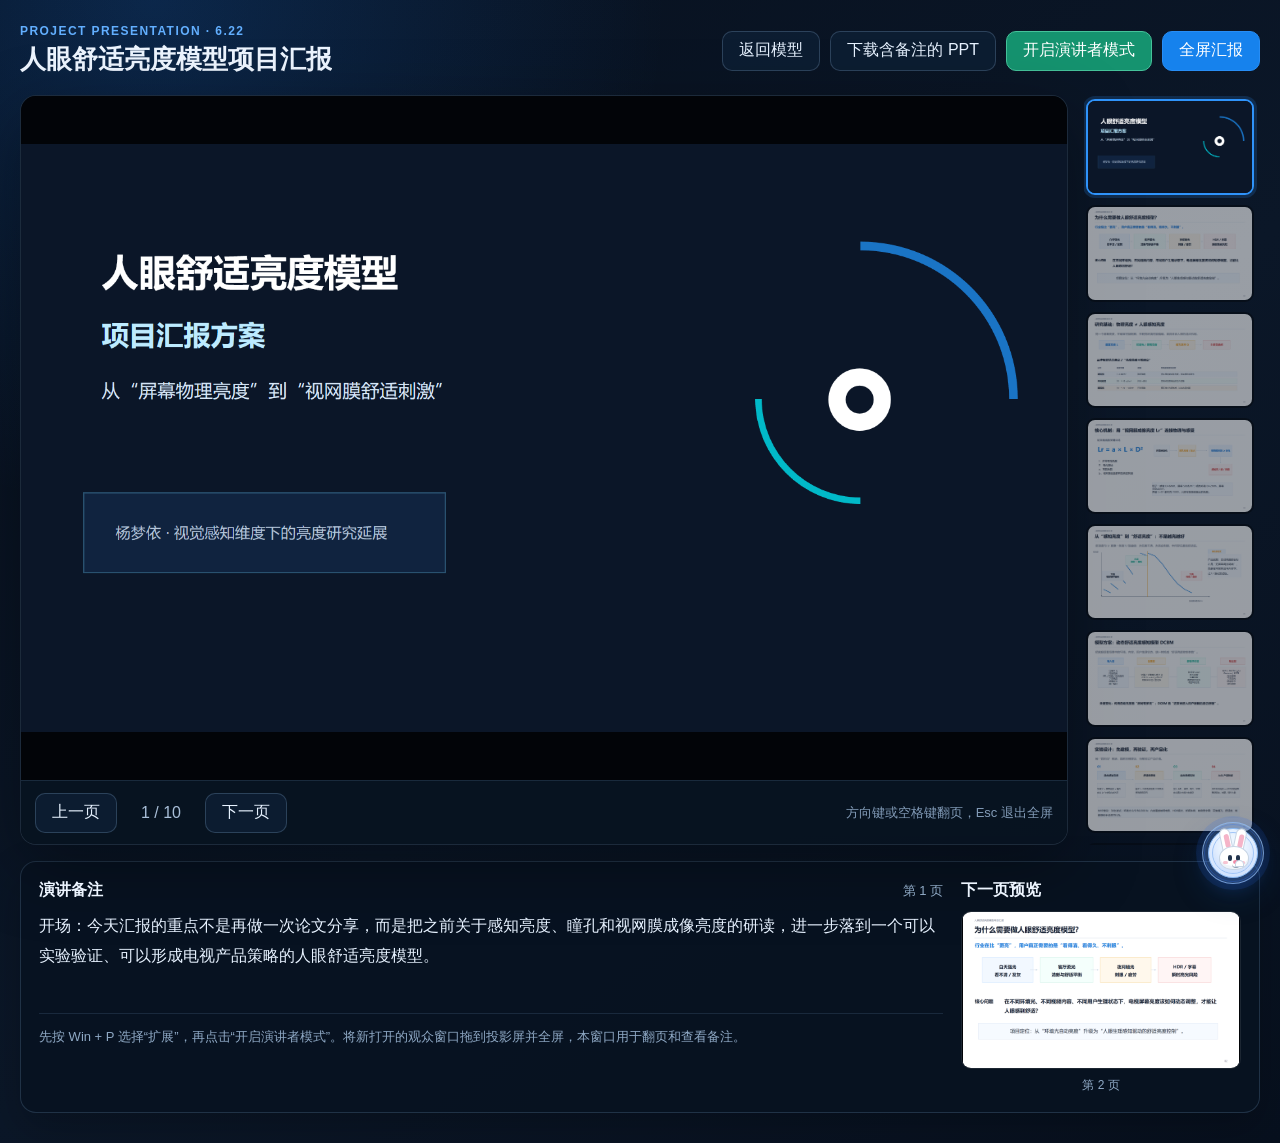
<file: tools/comfort-brightness-presentation.html>
<!doctype html>
<html lang="zh-CN">
  <head>
    <meta charset="utf-8" />
    <meta name="viewport" content="width=device-width, initial-scale=1" />
    <title>人眼舒适亮度模型项目汇报</title>
    <link rel="stylesheet" href="../assets/platform-assistant.css?v=20260622-ai-consistent-v1" />
    <style>
      :root {
        color-scheme: dark;
        font-family: Inter, "Microsoft YaHei", "PingFang SC", sans-serif;
        background: #07101e;
        color: #edf5ff;
      }

      * {
        box-sizing: border-box;
      }

      body {
        min-width: 320px;
        min-height: 100vh;
        margin: 0;
        background:
          radial-gradient(circle at 12% 0%, rgba(27, 129, 248, 0.2), transparent 32%),
          linear-gradient(145deg, #07101e 0%, #0b1728 55%, #07101e 100%);
      }

      button,
      a {
        font: inherit;
      }

      .page {
        width: min(1480px, calc(100% - 40px));
        margin: 0 auto;
        padding: 24px 0 30px;
      }

      .topbar {
        display: flex;
        align-items: center;
        justify-content: space-between;
        gap: 18px;
        margin-bottom: 18px;
      }

      .title-group {
        min-width: 0;
      }

      .eyebrow {
        margin: 0 0 4px;
        color: #62afff;
        font-size: 12px;
        font-weight: 700;
        letter-spacing: 0.12em;
        text-transform: uppercase;
      }

      h1 {
        overflow: hidden;
        margin: 0;
        font-size: clamp(20px, 2vw, 30px);
        text-overflow: ellipsis;
        white-space: nowrap;
      }

      .top-actions,
      .controls {
        display: flex;
        align-items: center;
        gap: 10px;
      }

      .button {
        display: inline-flex;
        min-height: 40px;
        align-items: center;
        justify-content: center;
        border: 1px solid rgba(148, 183, 221, 0.24);
        border-radius: 10px;
        padding: 0 16px;
        background: rgba(14, 31, 52, 0.85);
        color: #e7f2ff;
        cursor: pointer;
        text-decoration: none;
        transition: 160ms ease;
      }

      .button:hover,
      .button:focus-visible {
        border-color: #4e9ff6;
        background: #173b62;
        outline: none;
        transform: translateY(-1px);
      }

      .button.primary {
        border-color: #278df5;
        background: #1682ed;
        color: #fff;
      }

      .button.presenter {
        border-color: #45c29a;
        background: #15936f;
        color: #fff;
      }

      .presentation-shell {
        display: grid;
        grid-template-columns: minmax(0, 1fr) 176px;
        gap: 16px;
        min-height: 0;
      }

      .viewer {
        display: flex;
        min-width: 0;
        flex-direction: column;
        overflow: hidden;
        border: 1px solid rgba(130, 174, 218, 0.2);
        border-radius: 16px;
        background: rgba(4, 9, 17, 0.9);
        box-shadow: 0 22px 70px rgba(0, 0, 0, 0.34);
      }

      .stage {
        display: grid;
        min-height: 0;
        flex: 1;
        place-items: center;
        background: #020408;
        aspect-ratio: 16 / 9;
      }

      .stage img {
        display: block;
        width: 100%;
        height: 100%;
        object-fit: contain;
      }

      .controlbar {
        display: flex;
        min-height: 64px;
        align-items: center;
        justify-content: space-between;
        gap: 16px;
        padding: 10px 14px;
        border-top: 1px solid rgba(130, 174, 218, 0.15);
        background: rgba(8, 19, 33, 0.95);
      }

      .slide-count {
        min-width: 68px;
        color: #a9bfd8;
        text-align: center;
      }

      .hint {
        margin: 0;
        color: #829bb7;
        font-size: 13px;
      }

      .thumbnails {
        overflow: auto;
        max-height: calc(100vh - 150px);
        padding: 4px 6px 4px 2px;
        scrollbar-color: #31577f transparent;
      }

      .thumbnail {
        display: block;
        width: 100%;
        margin: 0 0 10px;
        border: 2px solid transparent;
        border-radius: 9px;
        padding: 0;
        overflow: hidden;
        background: #050a11;
        cursor: pointer;
        opacity: 0.58;
        transition: 160ms ease;
      }

      .thumbnail:hover,
      .thumbnail:focus-visible {
        opacity: 0.88;
        outline: none;
      }

      .thumbnail.active {
        border-color: #2f93fa;
        box-shadow: 0 0 0 3px rgba(47, 147, 250, 0.18);
        opacity: 1;
      }

      .thumbnail img {
        display: block;
        width: 100%;
        aspect-ratio: 16 / 9;
        object-fit: cover;
      }

      .speaker-panel {
        display: grid;
        grid-template-columns: minmax(0, 1fr) 280px;
        gap: 18px;
        margin-top: 16px;
        border: 1px solid rgba(130, 174, 218, 0.2);
        border-radius: 16px;
        padding: 18px;
        background: rgba(8, 19, 33, 0.92);
        box-shadow: 0 16px 40px rgba(0, 0, 0, 0.22);
      }

      .speaker-note-head {
        display: flex;
        align-items: center;
        justify-content: space-between;
        gap: 12px;
        margin-bottom: 10px;
      }

      .speaker-note-head h2,
      .next-preview h2 {
        margin: 0;
        font-size: 16px;
      }

      .speaker-note-head span,
      .presenter-guide {
        color: #8fa9c5;
        font-size: 13px;
      }

      .speaker-note-text {
        min-height: 88px;
        margin: 0;
        color: #e7f2ff;
        font-size: 16px;
        line-height: 1.85;
      }

      .presenter-guide {
        margin: 14px 0 0;
        border-top: 1px solid rgba(130, 174, 218, 0.15);
        padding-top: 12px;
        line-height: 1.65;
      }

      .next-preview {
        min-width: 0;
      }

      .next-preview img {
        display: block;
        width: 100%;
        margin-top: 10px;
        border: 1px solid rgba(130, 174, 218, 0.2);
        border-radius: 10px;
        background: #020408;
        aspect-ratio: 16 / 9;
        object-fit: contain;
      }

      .next-preview span {
        display: block;
        margin-top: 8px;
        color: #8fa9c5;
        font-size: 12px;
        text-align: center;
      }

      .audience-fullscreen {
        display: none;
      }

      body.audience-mode {
        overflow: hidden;
        background: #020408;
      }

      body.audience-mode .page {
        width: 100vw;
        height: 100vh;
        padding: 0;
      }

      body.audience-mode .topbar,
      body.audience-mode .controlbar,
      body.audience-mode .thumbnails,
      body.audience-mode .speaker-panel,
      body.audience-mode .platform-ai-assistant {
        display: none !important;
      }

      body.audience-mode .presentation-shell {
        display: block;
        width: 100vw;
        height: 100vh;
      }

      body.audience-mode .viewer {
        width: 100%;
        height: 100%;
        border: 0;
        border-radius: 0;
      }

      body.audience-mode .stage {
        width: 100%;
        height: 100%;
        aspect-ratio: auto;
      }

      body.audience-mode .audience-fullscreen {
        position: fixed;
        top: 14px;
        right: 14px;
        z-index: 5;
        display: inline-flex;
        opacity: 0.2;
      }

      body.audience-mode .audience-fullscreen:hover,
      body.audience-mode .audience-fullscreen:focus-visible {
        opacity: 1;
      }

      .presentation-shell:fullscreen {
        grid-template-columns: 1fr;
        width: 100vw;
        height: 100vh;
        padding: 0;
        background: #020408;
      }

      .presentation-shell:fullscreen .viewer {
        border: 0;
        border-radius: 0;
      }

      .presentation-shell:fullscreen .stage {
        aspect-ratio: auto;
      }

      .presentation-shell:fullscreen .thumbnails {
        display: none;
      }

      @media (max-width: 900px) {
        .page {
          width: min(100% - 24px, 760px);
          padding-top: 14px;
        }

        .topbar {
          align-items: flex-start;
          flex-direction: column;
        }

        .top-actions {
          width: 100%;
          flex-wrap: wrap;
        }

        .presentation-shell {
          grid-template-columns: 1fr;
        }

        .speaker-panel {
          grid-template-columns: 1fr;
        }

        .next-preview {
          max-width: 320px;
        }

        .thumbnails {
          display: flex;
          max-height: none;
          gap: 8px;
          padding: 2px 2px 10px;
        }

        .thumbnail {
          width: 132px;
          min-width: 132px;
          margin: 0;
        }

        .hint {
          display: none;
        }
      }

      @media (max-width: 520px) {
        h1 {
          white-space: normal;
        }

        .button {
          min-height: 38px;
          padding: 0 12px;
          font-size: 14px;
        }

        .controlbar {
          min-height: 58px;
          padding: 8px;
        }
      }

      body.presenter-mode {
        overflow: hidden;
      }

      body.presenter-mode .page {
        display: grid;
        grid-template-rows: auto minmax(0, 1fr) 190px;
        width: min(1480px, calc(100% - 28px));
        height: 100vh;
        padding: 12px 0 14px;
      }

      body.presenter-mode .topbar {
        margin-bottom: 10px;
      }

      body.presenter-mode .presentation-shell,
      body.presenter-mode .viewer,
      body.presenter-mode .stage {
        min-height: 0;
        height: 100%;
      }

      body.presenter-mode .stage {
        aspect-ratio: auto;
      }

      body.presenter-mode .controlbar {
        min-height: 52px;
        padding: 6px 12px;
      }

      body.presenter-mode .thumbnails {
        height: 100%;
        max-height: none;
      }

      body.presenter-mode .speaker-panel {
        min-height: 0;
        max-height: 180px;
        margin-top: 10px;
        padding: 14px 16px;
        overflow: hidden;
        border-color: rgba(69, 194, 154, 0.48);
        box-shadow: 0 0 0 3px rgba(69, 194, 154, 0.08);
      }

      body.presenter-mode .speaker-note-text {
        min-height: 0;
        max-height: 92px;
        overflow: auto;
        font-size: 15px;
        line-height: 1.65;
      }

      body.presenter-mode .presenter-guide {
        margin-top: 7px;
        padding-top: 7px;
        color: #71d8b5;
        line-height: 1.45;
      }

      body.presenter-mode .next-preview img {
        max-height: 105px;
        margin-top: 7px;
      }

      body.presenter-mode .next-preview span {
        margin-top: 5px;
      }

      @media (max-width: 900px) {
        body.presenter-mode {
          overflow: auto;
        }

        body.presenter-mode .page {
          display: block;
          width: min(100% - 24px, 760px);
          height: auto;
          padding: 14px 0 24px;
        }

        body.presenter-mode .speaker-panel {
          max-height: none;
          overflow: visible;
        }
      }
    </style>
  </head>
  <body>
    <main class="page">
      <header class="topbar">
        <div class="title-group">
          <p class="eyebrow">Project Presentation · 6.22</p>
          <h1>人眼舒适亮度模型项目汇报</h1>
        </div>
        <div class="top-actions">
          <a class="button" href="dynamic-comfort-brightness.html">返回模型</a>
          <a class="button" href="../data/presentations/人眼舒适亮度模型项目汇报6.22.pptx" download>下载含备注的 PPT</a>
          <button class="button presenter" id="presenterButton" type="button">开启演讲者模式</button>
          <button class="button primary" id="fullscreenButton" type="button">全屏汇报</button>
        </div>
      </header>

      <section class="presentation-shell" id="presentationShell" aria-label="人眼舒适亮度模型项目汇报">
        <div class="viewer">
          <div class="stage">
            <img id="slideImage" src="../data/presentations/人眼舒适亮度模型项目汇报6.22/slide-01.png" alt="汇报第 1 页" />
          </div>
          <footer class="controlbar">
            <div class="controls">
              <button class="button" id="previousButton" type="button" aria-label="上一页">上一页</button>
              <span class="slide-count" id="slideCount">1 / 10</span>
              <button class="button" id="nextButton" type="button" aria-label="下一页">下一页</button>
            </div>
            <p class="hint">方向键或空格键翻页，Esc 退出全屏</p>
          </footer>
        </div>
        <aside class="thumbnails" id="thumbnails" aria-label="幻灯片缩略图"></aside>
      </section>

      <section class="speaker-panel" aria-label="演讲备注">
        <div>
          <div class="speaker-note-head">
            <h2>演讲备注</h2>
            <span id="speakerSlideLabel">第 1 页</span>
          </div>
          <p class="speaker-note-text" id="speakerNote"></p>
          <p class="presenter-guide" id="presenterGuide">先按 Win + P 选择“扩展”，再点击“开启演讲者模式”。将新打开的观众窗口拖到投影屏并全屏，本窗口用于翻页和查看备注。</p>
        </div>
        <aside class="next-preview">
          <h2>下一页预览</h2>
          <img id="nextSlideImage" src="../data/presentations/人眼舒适亮度模型项目汇报6.22/slide-02.png" alt="下一页预览" />
          <span id="nextSlideLabel">第 2 页</span>
        </aside>
      </section>
    </main>

    <button class="button audience-fullscreen" id="audienceFullscreenButton" type="button">全屏放映</button>

    <script>
      (() => {
        const totalSlides = 10;
        const speakerNotes = [
          "开场：今天汇报的重点不是再做一次论文分享，而是把之前关于感知亮度、瞳孔和视网膜成像亮度的研读，进一步落到一个可以实验验证、可以形成电视产品策略的人眼舒适亮度模型。",
          "这一页讲背景。电视行业常见说法是峰值亮度、HDR亮度、画质参数，但真实家庭场景非常复杂。白天、客厅、夜间、HDR高光和字幕，对人的感受完全不同。所以我们要解决的不是单纯亮度更高，而是在不同场景下找到舒适亮度。",
          "这一页承接原PPT中的人眼结构和明暗视觉。关键要讲清楚：屏幕物理亮度不是用户感受到的亮度。人眼在不同光环境下会切换视觉状态，瞳孔和感光细胞敏感度变化，会让同样的电视亮度产生完全不同的感受。",
          "这一页是整个项目的理论中心。之前论文最有价值的点，是把感知亮度从主观描述转成可计算的视网膜成像亮度。它告诉我们：用户觉得亮不亮，不只取决于屏幕亮度，而是屏幕亮度乘以瞳孔面积，也就是进入眼睛的有效光量。",
          "这一页要强调不要把护眼简单理解为降低亮度。亮度太低会看不清，亮度太高会刺眼。我们的目标是找到最舒适的视网膜刺激区间，并让电视的亮度、高光、字幕和暗部细节围绕这个区间动态调节。",
          "这一页讲模型结构。它不是单变量自动亮度，而是一个四层系统：输入层采集环境光和视频内容，生理层估算瞳孔和视网膜亮度，舒适评价层判断刺眼、字幕、高光和疲劳，最后输出电视可控制的背光、Gamma、Tone Mapping等参数。",
          "这一页讲执行路径。我们不建议一开始就做大而全，而是先用静态实验复现论文机制，再建立舒适度函数，再进入真实电视内容，最后与传统自动亮度做A/B对比。这样每一步都有明确输出和验收标准。",
          "这一页讲数据怎么来。眼动仪的价值在于记录瞳孔直径和注视区域。我们会把眼动数据、电视画面亮度数据、环境照度和用户评分做时间对齐，这样主观的舒适和刺眼就能被转化成可训练、可验证的模型数据。",
          "这一页讲项目价值。最终不是只给某个模式调高或调低亮度，而是形成数据库、模型和算法。它可以落到夜间模式、字幕柔光、HDR舒适、高龄用户画质，以及用户长期偏好学习。这样对产品、算法和画质都有可用价值。",
          "最后收束到下一步。建议先不要铺太大，先做六到八周MVP。要的支持包括场地、设备、电视样机、画质与算法协作、被试和内容数据工具。最后强调这件事的价值是把亮度策略从经验调参变成有生理依据、有实验数据的模型。"
        ];
        const pageParams = new URLSearchParams(location.search);
        const isAudienceMode = pageParams.get("audience") === "1";
        const isPresenterMode = pageParams.get("presenter") === "1";
        const slideImage = document.getElementById("slideImage");
        const slideCount = document.getElementById("slideCount");
        const thumbnails = document.getElementById("thumbnails");
        const presentationShell = document.getElementById("presentationShell");
        const fullscreenButton = document.getElementById("fullscreenButton");
        const presenterButton = document.getElementById("presenterButton");
        const speakerNote = document.getElementById("speakerNote");
        const speakerSlideLabel = document.getElementById("speakerSlideLabel");
        const nextSlideImage = document.getElementById("nextSlideImage");
        const nextSlideLabel = document.getElementById("nextSlideLabel");
        const presenterGuide = document.getElementById("presenterGuide");
        const syncChannel = "BroadcastChannel" in window ? new BroadcastChannel("comfort-brightness-presentation-v1") : null;
        let currentSlide = Math.min(totalSlides, Math.max(1, Number(location.hash.slice(1)) || 1));
        document.body.classList.toggle("audience-mode", isAudienceMode);
        document.body.classList.toggle("presenter-mode", isPresenterMode && !isAudienceMode);
        if (isPresenterMode && !isAudienceMode) {
          presenterButton.textContent = "重新打开观众窗口";
          presenterGuide.textContent = "当前窗口是演讲者视图：备注已固定在首屏下方。将观众窗口拖到投影屏；如果两块屏幕内容相同，请按 Win + P 选择“扩展”。";
        }

        function slidePath(number) {
          return `../data/presentations/人眼舒适亮度模型项目汇报6.22/slide-${String(number).padStart(2, "0")}.png`;
        }

        function showSlide(number, broadcast = true) {
          currentSlide = Math.min(totalSlides, Math.max(1, number));
          slideImage.src = slidePath(currentSlide);
          slideImage.alt = `汇报第 ${currentSlide} 页`;
          slideCount.textContent = `${currentSlide} / ${totalSlides}`;
          speakerNote.textContent = speakerNotes[currentSlide - 1] || "本页暂无备注。";
          speakerSlideLabel.textContent = `第 ${currentSlide} 页`;
          const nextSlide = Math.min(totalSlides, currentSlide + 1);
          nextSlideImage.src = slidePath(nextSlide);
          nextSlideImage.alt = currentSlide === totalSlides ? "当前为最后一页" : `第 ${nextSlide} 页预览`;
          nextSlideLabel.textContent = currentSlide === totalSlides ? "已到最后一页" : `第 ${nextSlide} 页`;
          document.querySelectorAll(".thumbnail").forEach((button, index) => {
            const active = index + 1 === currentSlide;
            button.classList.toggle("active", active);
            button.setAttribute("aria-current", active ? "page" : "false");
            if (active) {
              button.scrollIntoView({ block: "nearest", inline: "nearest" });
            }
          });
          history.replaceState(null, "", `#${currentSlide}`);
          if (broadcast) {
            syncChannel?.postMessage({ type: "slide", number: currentSlide });
            localStorage.setItem("comfort-brightness-slide", String(currentSlide));
          }
        }

        for (let number = 1; number <= totalSlides; number += 1) {
          const button = document.createElement("button");
          button.className = "thumbnail";
          button.type = "button";
          button.setAttribute("aria-label", `打开第 ${number} 页`);
          button.innerHTML = `<img src="${slidePath(number)}" alt="" loading="lazy" />`;
          button.addEventListener("click", () => showSlide(number));
          thumbnails.appendChild(button);
        }

        document.getElementById("previousButton").addEventListener("click", () => showSlide(currentSlide - 1));
        document.getElementById("nextButton").addEventListener("click", () => showSlide(currentSlide + 1));
        presenterButton.addEventListener("click", () => {
          document.body.classList.add("presenter-mode");
          presenterButton.textContent = "重新打开观众窗口";
          const presenterUrl = new URL(location.href);
          presenterUrl.searchParams.delete("audience");
          presenterUrl.searchParams.set("presenter", "1");
          presenterUrl.hash = String(currentSlide);
          history.replaceState(null, "", presenterUrl);
          window.scrollTo({ top: 0, behavior: "auto" });

          const audienceUrl = new URL(presenterUrl);
          audienceUrl.searchParams.delete("presenter");
          audienceUrl.searchParams.set("audience", "1");
          audienceUrl.hash = String(currentSlide);
          const audienceWindow = window.open(audienceUrl, "comfortBrightnessAudience", "width=1280,height=720");
          presenterGuide.textContent = audienceWindow
            ? "当前窗口是演讲者视图，备注已固定显示。请把观众窗口拖到投影屏并点击“全屏放映”；若两屏相同，请按 Win + P 选择“扩展”。"
            : "浏览器拦截了观众窗口，请允许此网站打开弹出式窗口后重试。";
          window.setTimeout(() => {
            audienceWindow?.blur();
            window.focus();
          }, 180);
        });
        fullscreenButton.addEventListener("click", async () => {
          if (document.fullscreenElement) {
            await document.exitFullscreen();
          } else {
            await presentationShell.requestFullscreen();
          }
        });
        document.addEventListener("fullscreenchange", () => {
          fullscreenButton.textContent = document.fullscreenElement ? "退出全屏" : "全屏汇报";
        });
        document.getElementById("audienceFullscreenButton").addEventListener("click", async () => {
          if (document.fullscreenElement) {
            await document.exitFullscreen();
          } else {
            await document.documentElement.requestFullscreen();
          }
        });
        syncChannel?.addEventListener("message", (event) => {
          if (event.data?.type === "slide") {
            showSlide(Number(event.data.number), false);
          }
        });
        window.addEventListener("storage", (event) => {
          if (event.key === "comfort-brightness-slide" && event.newValue) {
            showSlide(Number(event.newValue), false);
          }
        });
        document.addEventListener("keydown", (event) => {
          const nextKeys = ["ArrowRight", "ArrowDown", "PageDown", " "];
          const previousKeys = ["ArrowLeft", "ArrowUp", "PageUp"];
          if (nextKeys.includes(event.key)) {
            event.preventDefault();
            showSlide(currentSlide + 1);
          } else if (previousKeys.includes(event.key)) {
            event.preventDefault();
            showSlide(currentSlide - 1);
          } else if (event.key === "Home") {
            showSlide(1);
          } else if (event.key === "End") {
            showSlide(totalSlides);
          }
        });

        showSlide(currentSlide, false);
      })();
    </script>
    <script src="../assets/platform-assistant.js?v=20260622-ai-consistent-v1"></script>
  </body>
</html>
</file>
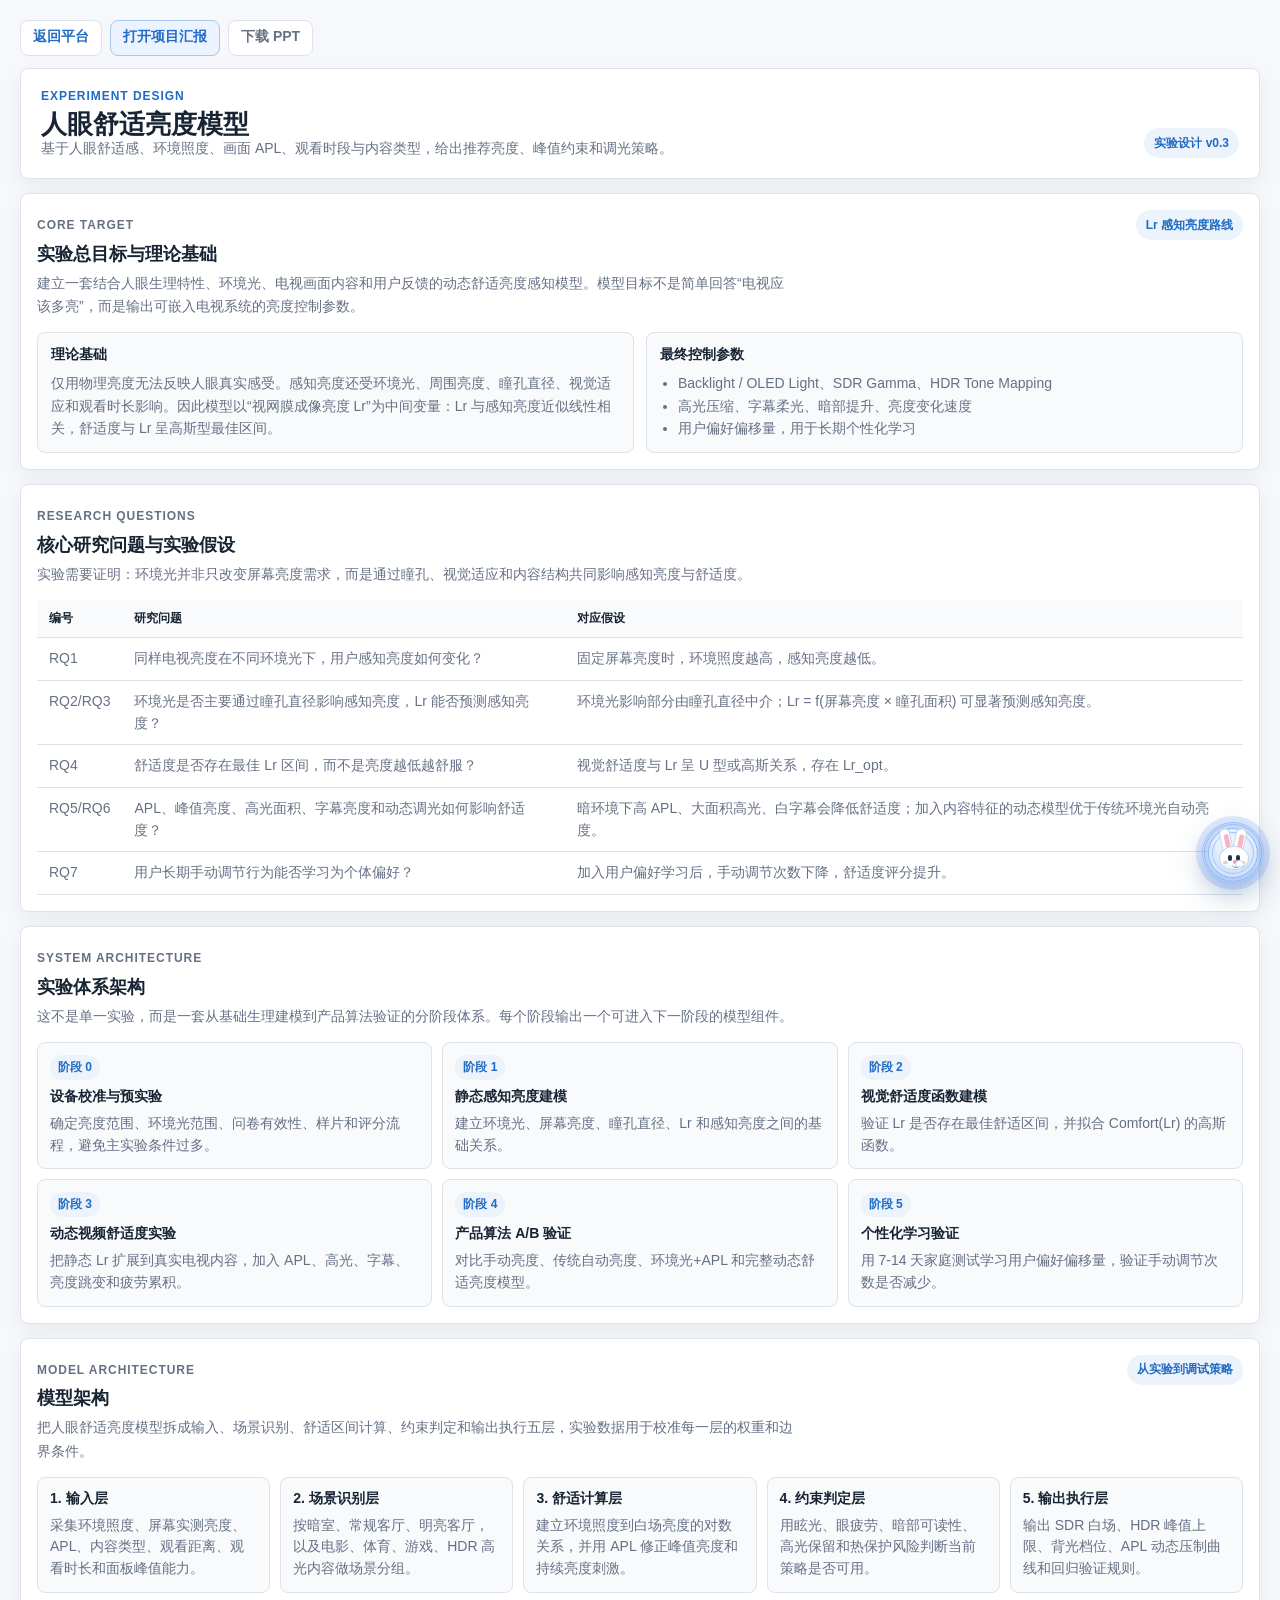
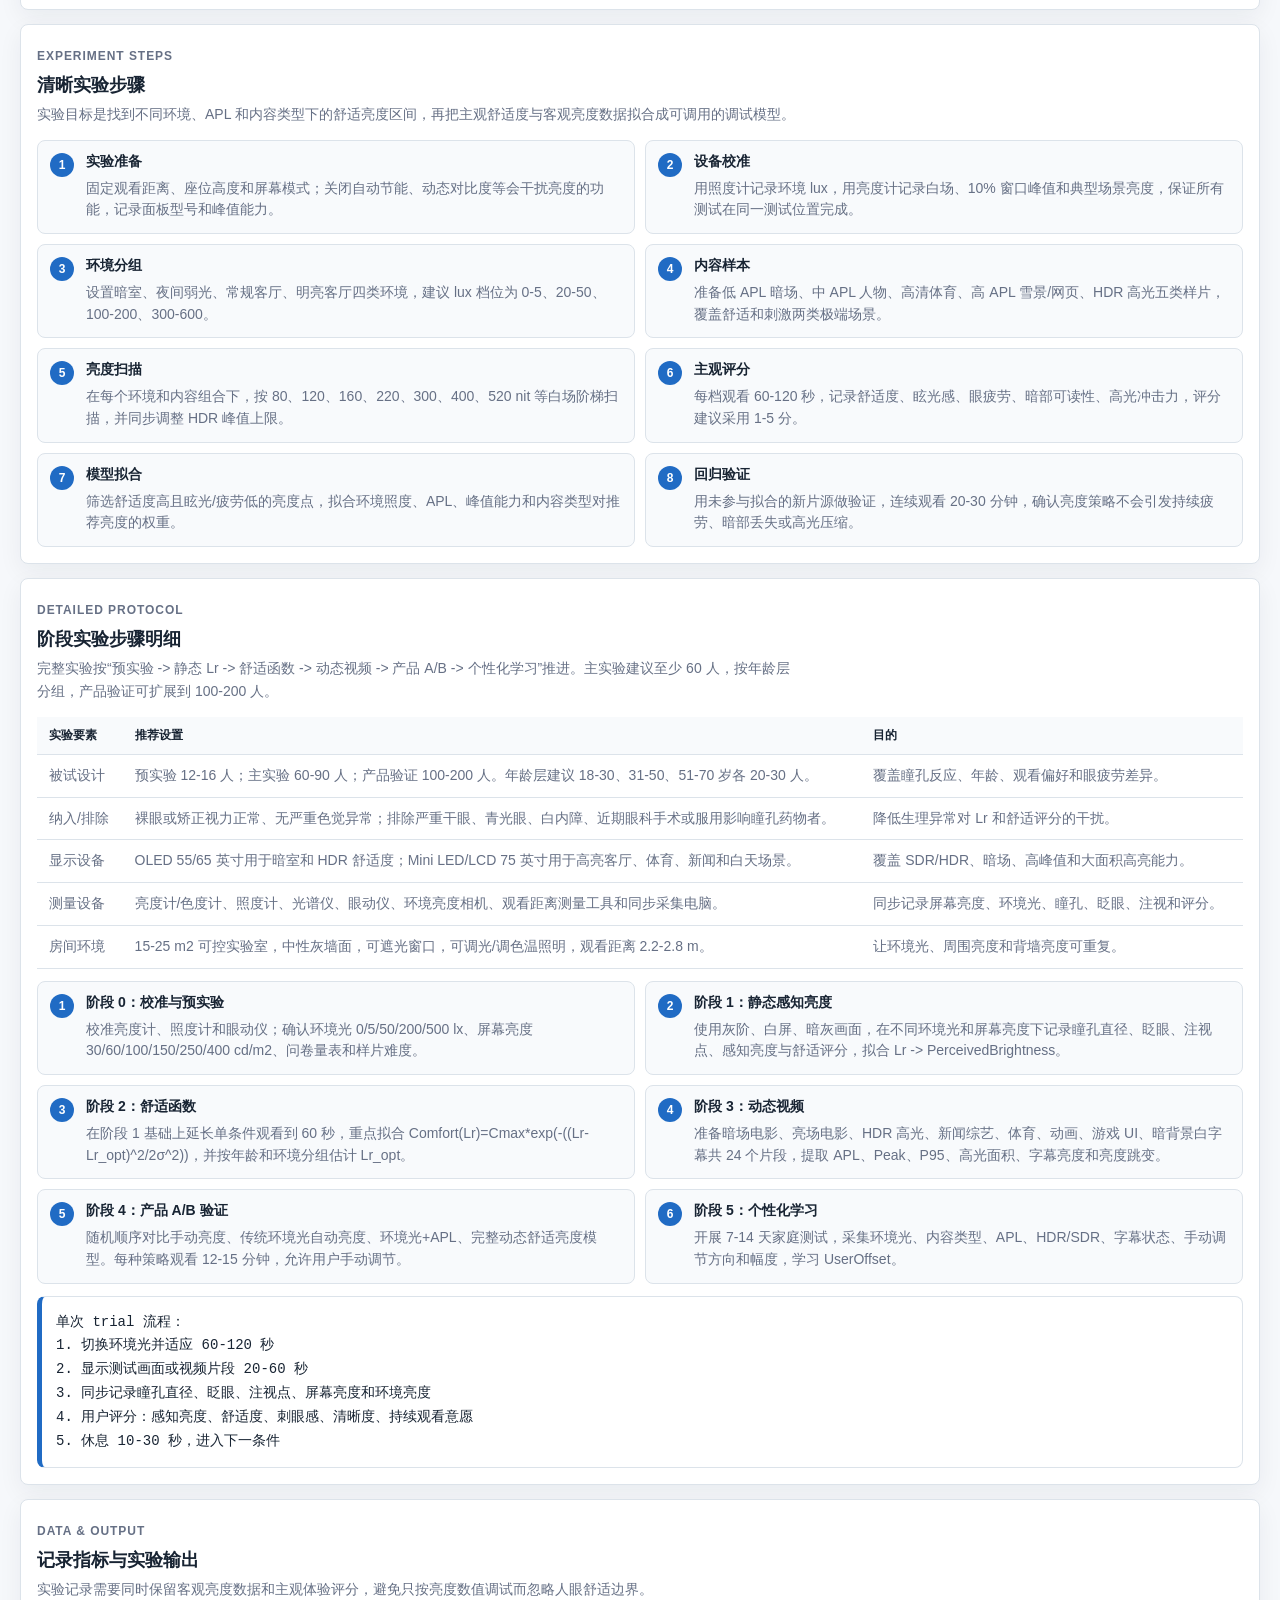
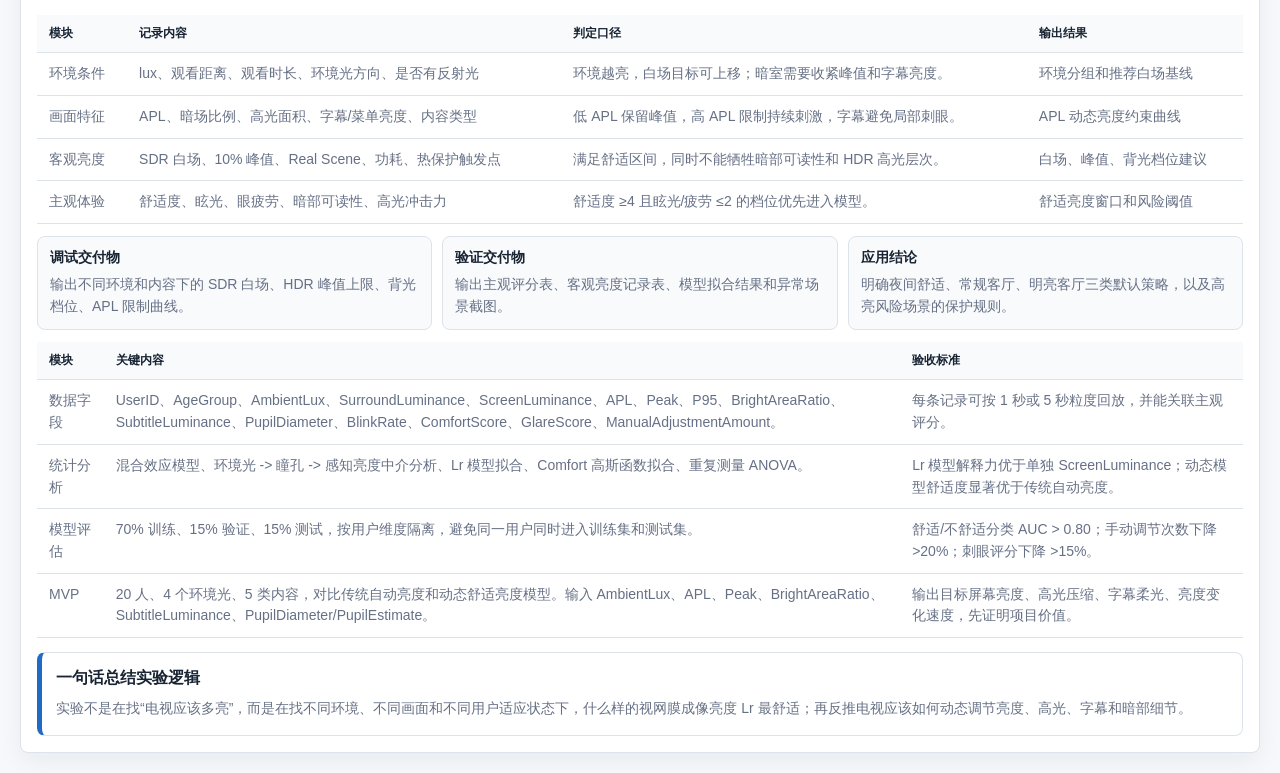
<file: tools/dynamic-comfort-brightness.html>
<!doctype html>
<html lang="zh-CN">
  <head>
    <meta charset="utf-8" />
    <meta name="viewport" content="width=device-width, initial-scale=1" />
    <title>人眼舒适亮度模型</title>
    <link rel="stylesheet" href="../assets/platform-assistant.css?v=20260622-ai-consistent-v1" />
    <style>
      :root {
        --bg: #f6f8fb;
        --panel: #ffffff;
        --panel-soft: #f8fafc;
        --ink: #182433;
        --muted: #667085;
        --line: #dce3ea;
        --blue: #206bc4;
        --green: #2fb344;
        --amber: #f59f00;
        --red: #d63939;
        --radius: 8px;
        --shadow: 0 8px 24px rgba(24, 36, 51, 0.06);
        font-family: "Microsoft YaHei", "Segoe UI", Arial, sans-serif;
      }

      * {
        box-sizing: border-box;
      }

      body {
        margin: 0;
        min-width: 320px;
        min-height: 100vh;
        background: var(--bg);
        color: var(--ink);
        font-size: 14px;
      }

      button,
      input,
      select {
        font: inherit;
      }

      .page {
        max-width: 1280px;
        margin: 0 auto;
        padding: 20px;
      }

      .tool-nav {
        display: flex;
        flex-wrap: wrap;
        gap: 8px;
        margin-bottom: 12px;
      }

      .back-button {
        min-height: 36px;
        padding: 7px 12px;
        border: 1px solid var(--line);
        border-radius: var(--radius);
        background: #ffffff;
        color: var(--blue);
        font-weight: 800;
        text-decoration: none;
      }

      .back-button:hover {
        border-color: var(--blue);
        background: #edf3fb;
      }

      .presentation-button {
        border-color: #a9c7eb;
        background: #eaf3ff;
        color: var(--blue);
      }

      .presentation-download-button {
        color: var(--muted);
      }

      .header,
      .panel,
      .result-card {
        border: 1px solid var(--line);
        border-radius: var(--radius);
        background: var(--panel);
        box-shadow: var(--shadow);
      }

      .header {
        display: grid;
        grid-template-columns: minmax(0, 1fr) auto;
        gap: 16px;
        align-items: end;
        padding: 20px;
        margin-bottom: 14px;
      }

      .eyebrow {
        margin: 0 0 6px;
        color: var(--blue);
        font-size: 12px;
        font-weight: 900;
        letter-spacing: 0.08em;
        text-transform: uppercase;
      }

      h1,
      h2,
      h3,
      p {
        margin: 0;
      }

      h1 {
        font-size: 26px;
        line-height: 1.2;
      }

      .header p:last-child,
      .muted {
        color: var(--muted);
      }

      .status-pill {
        display: inline-flex;
        align-items: center;
        min-height: 30px;
        padding: 5px 10px;
        border-radius: 999px;
        background: #edf3fb;
        color: var(--blue);
        font-size: 12px;
        font-weight: 900;
        white-space: nowrap;
      }

      .layout {
        display: grid;
        grid-template-columns: minmax(300px, 0.9fr) minmax(0, 1.4fr);
        gap: 14px;
      }

      .panel {
        padding: 16px;
      }

      .panel-head {
        display: flex;
        justify-content: space-between;
        gap: 12px;
        align-items: center;
        margin-bottom: 14px;
      }

      .panel-head h2 {
        font-size: 17px;
      }

      .form-grid {
        display: grid;
        gap: 12px;
      }

      .field {
        display: grid;
        gap: 7px;
      }

      .field span {
        color: var(--muted);
        font-size: 12px;
        font-weight: 800;
      }

      .control-row {
        display: grid;
        grid-template-columns: minmax(0, 1fr) 86px;
        gap: 10px;
        align-items: center;
      }

      input[type="range"] {
        width: 100%;
      }

      input[type="number"],
      select {
        min-height: 38px;
        width: 100%;
        border: 1px solid var(--line);
        border-radius: var(--radius);
        background: #ffffff;
        color: var(--ink);
        padding: 8px 10px;
      }

      .results {
        display: grid;
        grid-template-columns: repeat(3, minmax(0, 1fr));
        gap: 12px;
        margin-bottom: 14px;
      }

      .result-card {
        padding: 14px;
      }

      .result-card span {
        display: block;
        color: var(--muted);
        font-size: 12px;
        font-weight: 800;
        margin-bottom: 8px;
      }

      .result-card strong {
        font-size: 24px;
        line-height: 1;
      }

      .result-card em {
        display: block;
        margin-top: 8px;
        color: var(--muted);
        font-style: normal;
        font-size: 12px;
      }

      .logic-grid {
        display: grid;
        grid-template-columns: repeat(2, minmax(0, 1fr));
        gap: 12px;
      }

      .logic-card {
        border: 1px solid var(--line);
        border-radius: var(--radius);
        background: var(--panel-soft);
        padding: 13px;
      }

      .logic-card h3 {
        margin-bottom: 8px;
        font-size: 14px;
      }

      .logic-card p,
      .logic-card li {
        color: var(--muted);
        line-height: 1.6;
      }

      .logic-card ul {
        margin: 0;
        padding-left: 18px;
      }

      .decision {
        margin-top: 14px;
        border: 1px solid var(--line);
        border-left: 5px solid var(--blue);
        border-radius: var(--radius);
        background: #ffffff;
        padding: 14px;
      }

      .decision h3 {
        margin-bottom: 8px;
      }

      .decision p {
        color: var(--muted);
        line-height: 1.7;
      }

      .experiment-section {
        margin-top: 14px;
        padding: 16px;
        border: 1px solid var(--line);
        border-radius: var(--radius);
        background: var(--panel);
        box-shadow: var(--shadow);
      }

      .section-title {
        display: flex;
        justify-content: space-between;
        gap: 12px;
        align-items: flex-start;
        margin-bottom: 14px;
      }

      .section-title h2 {
        font-size: 18px;
      }

      .section-title p {
        max-width: 760px;
        margin-top: 6px;
        color: var(--muted);
        line-height: 1.65;
      }

      .architecture-flow {
        display: grid;
        grid-template-columns: repeat(5, minmax(0, 1fr));
        gap: 10px;
      }

      .flow-card,
      .step-card {
        border: 1px solid var(--line);
        border-radius: var(--radius);
        background: var(--panel-soft);
        padding: 12px;
      }

      .flow-card strong,
      .step-card strong {
        display: block;
        margin-bottom: 7px;
        color: var(--ink);
      }

      .flow-card span,
      .step-card span {
        display: block;
        color: var(--muted);
        line-height: 1.55;
      }

      .steps-list {
        display: grid;
        grid-template-columns: repeat(2, minmax(0, 1fr));
        gap: 10px;
        counter-reset: experiment-step;
      }

      .step-card {
        position: relative;
        padding-left: 48px;
      }

      .step-card::before {
        counter-increment: experiment-step;
        content: counter(experiment-step);
        position: absolute;
        left: 12px;
        top: 12px;
        display: grid;
        place-items: center;
        width: 24px;
        height: 24px;
        border-radius: 999px;
        background: var(--blue);
        color: #ffffff;
        font-size: 12px;
        font-weight: 900;
      }

      .metric-table-wrap {
        overflow-x: auto;
      }

      .metric-table {
        width: 100%;
        min-width: 820px;
        border-collapse: collapse;
      }

      .metric-table th,
      .metric-table td {
        padding: 10px 12px;
        border-bottom: 1px solid var(--line);
        text-align: left;
        vertical-align: top;
      }

      .metric-table th {
        color: var(--ink);
        background: var(--panel-soft);
        font-size: 12px;
      }

      .metric-table td {
        color: var(--muted);
        line-height: 1.55;
      }

      .output-grid {
        display: grid;
        grid-template-columns: repeat(3, minmax(0, 1fr));
        gap: 10px;
        margin-top: 12px;
      }

      .wide-grid {
        display: grid;
        grid-template-columns: minmax(0, 1fr) minmax(0, 1fr);
        gap: 12px;
      }

      .formula-card {
        margin-top: 12px;
        padding: 14px;
        border: 1px solid var(--line);
        border-left: 5px solid var(--blue);
        border-radius: var(--radius);
        background: #ffffff;
      }

      .formula-card code {
        display: block;
        overflow-x: auto;
        white-space: pre;
        color: var(--ink);
        font-family: Consolas, "SFMono-Regular", monospace;
        line-height: 1.7;
      }

      .phase-grid {
        display: grid;
        grid-template-columns: repeat(3, minmax(0, 1fr));
        gap: 10px;
      }

      .phase-card {
        border: 1px solid var(--line);
        border-radius: var(--radius);
        background: var(--panel-soft);
        padding: 12px;
      }

      .phase-card em {
        display: inline-flex;
        margin-bottom: 8px;
        padding: 4px 8px;
        border-radius: 999px;
        background: #edf3fb;
        color: var(--blue);
        font-style: normal;
        font-size: 12px;
        font-weight: 900;
      }

      .phase-card strong {
        display: block;
        margin-bottom: 7px;
      }

      .phase-card span {
        display: block;
        color: var(--muted);
        line-height: 1.55;
      }

      .compact-list {
        margin: 0;
        padding-left: 18px;
        color: var(--muted);
        line-height: 1.65;
      }

      .low {
        color: var(--green);
      }

      .mid {
        color: var(--blue);
      }

      .high {
        color: var(--amber);
      }

      .risk {
        color: var(--red);
      }

      @media (max-width: 900px) {
        .header,
        .layout {
          grid-template-columns: 1fr;
        }

        .results,
        .logic-grid,
        .architecture-flow,
        .steps-list,
        .output-grid,
        .wide-grid,
        .phase-grid {
          grid-template-columns: 1fr;
        }
      }
    </style>
  </head>
  <body>
    <main class="page">
      <nav class="tool-nav">
        <a class="back-button" href="../?v=20260612-eye-lr-system#lab">返回平台</a>
        <a class="back-button presentation-button" href="comfort-brightness-presentation.html">打开项目汇报</a>
        <a class="back-button presentation-download-button" href="../data/presentations/人眼舒适亮度模型项目汇报6.22.pptx" download>下载 PPT</a>
      </nav>

      <header class="header">
        <div>
          <p class="eyebrow">Experiment Design</p>
          <h1>人眼舒适亮度模型</h1>
          <p>基于人眼舒适感、环境照度、画面 APL、观看时段与内容类型，给出推荐亮度、峰值约束和调光策略。</p>
        </div>
        <span class="status-pill">实验设计 v0.3</span>
      </header>

      <section class="experiment-section">
        <div class="section-title">
          <div>
            <p class="eyebrow">Core Target</p>
            <h2>实验总目标与理论基础</h2>
            <p>建立一套结合人眼生理特性、环境光、电视画面内容和用户反馈的动态舒适亮度感知模型。模型目标不是简单回答“电视应该多亮”，而是输出可嵌入电视系统的亮度控制参数。</p>
          </div>
          <span class="status-pill">Lr 感知亮度路线</span>
        </div>

        <div class="wide-grid">
          <article class="logic-card">
            <h3>理论基础</h3>
            <p>仅用物理亮度无法反映人眼真实感受。感知亮度还受环境光、周围亮度、瞳孔直径、视觉适应和观看时长影响。因此模型以“视网膜成像亮度 Lr”为中间变量：Lr 与感知亮度近似线性相关，舒适度与 Lr 呈高斯型最佳区间。</p>
          </article>
          <article class="logic-card">
            <h3>最终控制参数</h3>
            <ul class="compact-list">
              <li>Backlight / OLED Light、SDR Gamma、HDR Tone Mapping</li>
              <li>高光压缩、字幕柔光、暗部提升、亮度变化速度</li>
              <li>用户偏好偏移量，用于长期个性化学习</li>
            </ul>
          </article>
        </div>

      </section>

      <section class="experiment-section">
        <div class="section-title">
          <div>
            <p class="eyebrow">Research Questions</p>
            <h2>核心研究问题与实验假设</h2>
            <p>实验需要证明：环境光并非只改变屏幕亮度需求，而是通过瞳孔、视觉适应和内容结构共同影响感知亮度与舒适度。</p>
          </div>
        </div>

        <div class="metric-table-wrap">
          <table class="metric-table">
            <thead>
              <tr>
                <th>编号</th>
                <th>研究问题</th>
                <th>对应假设</th>
              </tr>
            </thead>
            <tbody>
              <tr>
                <td>RQ1</td>
                <td>同样电视亮度在不同环境光下，用户感知亮度如何变化？</td>
                <td>固定屏幕亮度时，环境照度越高，感知亮度越低。</td>
              </tr>
              <tr>
                <td>RQ2/RQ3</td>
                <td>环境光是否主要通过瞳孔直径影响感知亮度，Lr 能否预测感知亮度？</td>
                <td>环境光影响部分由瞳孔直径中介；Lr = f(屏幕亮度 × 瞳孔面积) 可显著预测感知亮度。</td>
              </tr>
              <tr>
                <td>RQ4</td>
                <td>舒适度是否存在最佳 Lr 区间，而不是亮度越低越舒服？</td>
                <td>视觉舒适度与 Lr 呈 U 型或高斯关系，存在 Lr_opt。</td>
              </tr>
              <tr>
                <td>RQ5/RQ6</td>
                <td>APL、峰值亮度、高光面积、字幕亮度和动态调光如何影响舒适度？</td>
                <td>暗环境下高 APL、大面积高光、白字幕会降低舒适度；加入内容特征的动态模型优于传统环境光自动亮度。</td>
              </tr>
              <tr>
                <td>RQ7</td>
                <td>用户长期手动调节行为能否学习为个体偏好？</td>
                <td>加入用户偏好学习后，手动调节次数下降，舒适度评分提升。</td>
              </tr>
            </tbody>
          </table>
        </div>
      </section>

      <section class="experiment-section">
        <div class="section-title">
          <div>
            <p class="eyebrow">System Architecture</p>
            <h2>实验体系架构</h2>
            <p>这不是单一实验，而是一套从基础生理建模到产品算法验证的分阶段体系。每个阶段输出一个可进入下一阶段的模型组件。</p>
          </div>
        </div>

        <div class="phase-grid">
          <article class="phase-card">
            <em>阶段 0</em>
            <strong>设备校准与预实验</strong>
            <span>确定亮度范围、环境光范围、问卷有效性、样片和评分流程，避免主实验条件过多。</span>
          </article>
          <article class="phase-card">
            <em>阶段 1</em>
            <strong>静态感知亮度建模</strong>
            <span>建立环境光、屏幕亮度、瞳孔直径、Lr 和感知亮度之间的基础关系。</span>
          </article>
          <article class="phase-card">
            <em>阶段 2</em>
            <strong>视觉舒适度函数建模</strong>
            <span>验证 Lr 是否存在最佳舒适区间，并拟合 Comfort(Lr) 的高斯函数。</span>
          </article>
          <article class="phase-card">
            <em>阶段 3</em>
            <strong>动态视频舒适度实验</strong>
            <span>把静态 Lr 扩展到真实电视内容，加入 APL、高光、字幕、亮度跳变和疲劳累积。</span>
          </article>
          <article class="phase-card">
            <em>阶段 4</em>
            <strong>产品算法 A/B 验证</strong>
            <span>对比手动亮度、传统自动亮度、环境光+APL 和完整动态舒适亮度模型。</span>
          </article>
          <article class="phase-card">
            <em>阶段 5</em>
            <strong>个性化学习验证</strong>
            <span>用 7-14 天家庭测试学习用户偏好偏移量，验证手动调节次数是否减少。</span>
          </article>
        </div>
      </section>

      <section class="experiment-section">
        <div class="section-title">
          <div>
            <p class="eyebrow">Model Architecture</p>
            <h2>模型架构</h2>
            <p>把人眼舒适亮度模型拆成输入、场景识别、舒适区间计算、约束判定和输出执行五层，实验数据用于校准每一层的权重和边界条件。</p>
          </div>
          <span class="status-pill">从实验到调试策略</span>
        </div>

        <div class="architecture-flow">
          <article class="flow-card">
            <strong>1. 输入层</strong>
            <span>采集环境照度、屏幕实测亮度、APL、内容类型、观看距离、观看时长和面板峰值能力。</span>
          </article>
          <article class="flow-card">
            <strong>2. 场景识别层</strong>
            <span>按暗室、常规客厅、明亮客厅，以及电影、体育、游戏、HDR 高光内容做场景分组。</span>
          </article>
          <article class="flow-card">
            <strong>3. 舒适计算层</strong>
            <span>建立环境照度到白场亮度的对数关系，并用 APL 修正峰值亮度和持续亮度刺激。</span>
          </article>
          <article class="flow-card">
            <strong>4. 约束判定层</strong>
            <span>用眩光、眼疲劳、暗部可读性、高光保留和热保护风险判断当前策略是否可用。</span>
          </article>
          <article class="flow-card">
            <strong>5. 输出执行层</strong>
            <span>输出 SDR 白场、HDR 峰值上限、背光档位、APL 动态压制曲线和回归验证规则。</span>
          </article>
        </div>
      </section>

      <section class="experiment-section">
        <div class="section-title">
          <div>
            <p class="eyebrow">Experiment Steps</p>
            <h2>清晰实验步骤</h2>
            <p>实验目标是找到不同环境、APL 和内容类型下的舒适亮度区间，再把主观舒适度与客观亮度数据拟合成可调用的调试模型。</p>
          </div>
        </div>

        <div class="steps-list">
          <article class="step-card">
            <strong>实验准备</strong>
            <span>固定观看距离、座位高度和屏幕模式；关闭自动节能、动态对比度等会干扰亮度的功能，记录面板型号和峰值能力。</span>
          </article>
          <article class="step-card">
            <strong>设备校准</strong>
            <span>用照度计记录环境 lux，用亮度计记录白场、10% 窗口峰值和典型场景亮度，保证所有测试在同一测试位置完成。</span>
          </article>
          <article class="step-card">
            <strong>环境分组</strong>
            <span>设置暗室、夜间弱光、常规客厅、明亮客厅四类环境，建议 lux 档位为 0-5、20-50、100-200、300-600。</span>
          </article>
          <article class="step-card">
            <strong>内容样本</strong>
            <span>准备低 APL 暗场、中 APL 人物、高清体育、高 APL 雪景/网页、HDR 高光五类样片，覆盖舒适和刺激两类极端场景。</span>
          </article>
          <article class="step-card">
            <strong>亮度扫描</strong>
            <span>在每个环境和内容组合下，按 80、120、160、220、300、400、520 nit 等白场阶梯扫描，并同步调整 HDR 峰值上限。</span>
          </article>
          <article class="step-card">
            <strong>主观评分</strong>
            <span>每档观看 60-120 秒，记录舒适度、眩光感、眼疲劳、暗部可读性、高光冲击力，评分建议采用 1-5 分。</span>
          </article>
          <article class="step-card">
            <strong>模型拟合</strong>
            <span>筛选舒适度高且眩光/疲劳低的亮度点，拟合环境照度、APL、峰值能力和内容类型对推荐亮度的权重。</span>
          </article>
          <article class="step-card">
            <strong>回归验证</strong>
            <span>用未参与拟合的新片源做验证，连续观看 20-30 分钟，确认亮度策略不会引发持续疲劳、暗部丢失或高光压缩。</span>
          </article>
        </div>
      </section>

      <section class="experiment-section">
        <div class="section-title">
          <div>
            <p class="eyebrow">Detailed Protocol</p>
            <h2>阶段实验步骤明细</h2>
            <p>完整实验按“预实验 -> 静态 Lr -> 舒适函数 -> 动态视频 -> 产品 A/B -> 个性化学习”推进。主实验建议至少 60 人，按年龄层分组，产品验证可扩展到 100-200 人。</p>
          </div>
        </div>

        <div class="metric-table-wrap">
          <table class="metric-table">
            <thead>
              <tr>
                <th>实验要素</th>
                <th>推荐设置</th>
                <th>目的</th>
              </tr>
            </thead>
            <tbody>
              <tr>
                <td>被试设计</td>
                <td>预实验 12-16 人；主实验 60-90 人；产品验证 100-200 人。年龄层建议 18-30、31-50、51-70 岁各 20-30 人。</td>
                <td>覆盖瞳孔反应、年龄、观看偏好和眼疲劳差异。</td>
              </tr>
              <tr>
                <td>纳入/排除</td>
                <td>裸眼或矫正视力正常、无严重色觉异常；排除严重干眼、青光眼、白内障、近期眼科手术或服用影响瞳孔药物者。</td>
                <td>降低生理异常对 Lr 和舒适评分的干扰。</td>
              </tr>
              <tr>
                <td>显示设备</td>
                <td>OLED 55/65 英寸用于暗室和 HDR 舒适度；Mini LED/LCD 75 英寸用于高亮客厅、体育、新闻和白天场景。</td>
                <td>覆盖 SDR/HDR、暗场、高峰值和大面积高亮能力。</td>
              </tr>
              <tr>
                <td>测量设备</td>
                <td>亮度计/色度计、照度计、光谱仪、眼动仪、环境亮度相机、观看距离测量工具和同步采集电脑。</td>
                <td>同步记录屏幕亮度、环境光、瞳孔、眨眼、注视和评分。</td>
              </tr>
              <tr>
                <td>房间环境</td>
                <td>15-25 m2 可控实验室，中性灰墙面，可遮光窗口，可调光/调色温照明，观看距离 2.2-2.8 m。</td>
                <td>让环境光、周围亮度和背墙亮度可重复。</td>
              </tr>
            </tbody>
          </table>
        </div>

        <div class="steps-list" style="margin-top: 12px;">
          <article class="step-card">
            <strong>阶段 0：校准与预实验</strong>
            <span>校准亮度计、照度计和眼动仪；确认环境光 0/5/50/200/500 lx、屏幕亮度 30/60/100/150/250/400 cd/m2、问卷量表和样片难度。</span>
          </article>
          <article class="step-card">
            <strong>阶段 1：静态感知亮度</strong>
            <span>使用灰阶、白屏、暗灰画面，在不同环境光和屏幕亮度下记录瞳孔直径、眨眼、注视点、感知亮度与舒适评分，拟合 Lr -> PerceivedBrightness。</span>
          </article>
          <article class="step-card">
            <strong>阶段 2：舒适函数</strong>
            <span>在阶段 1 基础上延长单条件观看到 60 秒，重点拟合 Comfort(Lr)=Cmax*exp(-((Lr-Lr_opt)^2/2σ^2))，并按年龄和环境分组估计 Lr_opt。</span>
          </article>
          <article class="step-card">
            <strong>阶段 3：动态视频</strong>
            <span>准备暗场电影、亮场电影、HDR 高光、新闻综艺、体育、动画、游戏 UI、暗背景白字幕共 24 个片段，提取 APL、Peak、P95、高光面积、字幕亮度和亮度跳变。</span>
          </article>
          <article class="step-card">
            <strong>阶段 4：产品 A/B 验证</strong>
            <span>随机顺序对比手动亮度、传统环境光自动亮度、环境光+APL、完整动态舒适亮度模型。每种策略观看 12-15 分钟，允许用户手动调节。</span>
          </article>
          <article class="step-card">
            <strong>阶段 5：个性化学习</strong>
            <span>开展 7-14 天家庭测试，采集环境光、内容类型、APL、HDR/SDR、字幕状态、手动调节方向和幅度，学习 UserOffset。</span>
          </article>
        </div>

        <div class="formula-card">
          <code>单次 trial 流程：
1. 切换环境光并适应 60-120 秒
2. 显示测试画面或视频片段 20-60 秒
3. 同步记录瞳孔直径、眨眼、注视点、屏幕亮度和环境亮度
4. 用户评分：感知亮度、舒适度、刺眼感、清晰度、持续观看意愿
5. 休息 10-30 秒，进入下一条件</code>
        </div>
      </section>

      <section class="experiment-section">
        <div class="section-title">
          <div>
            <p class="eyebrow">Data & Output</p>
            <h2>记录指标与实验输出</h2>
            <p>实验记录需要同时保留客观亮度数据和主观体验评分，避免只按亮度数值调试而忽略人眼舒适边界。</p>
          </div>
        </div>

        <div class="metric-table-wrap">
          <table class="metric-table">
            <thead>
              <tr>
                <th>模块</th>
                <th>记录内容</th>
                <th>判定口径</th>
                <th>输出结果</th>
              </tr>
            </thead>
            <tbody>
              <tr>
                <td>环境条件</td>
                <td>lux、观看距离、观看时长、环境光方向、是否有反射光</td>
                <td>环境越亮，白场目标可上移；暗室需要收紧峰值和字幕亮度。</td>
                <td>环境分组和推荐白场基线</td>
              </tr>
              <tr>
                <td>画面特征</td>
                <td>APL、暗场比例、高光面积、字幕/菜单亮度、内容类型</td>
                <td>低 APL 保留峰值，高 APL 限制持续刺激，字幕避免局部刺眼。</td>
                <td>APL 动态亮度约束曲线</td>
              </tr>
              <tr>
                <td>客观亮度</td>
                <td>SDR 白场、10% 峰值、Real Scene、功耗、热保护触发点</td>
                <td>满足舒适区间，同时不能牺牲暗部可读性和 HDR 高光层次。</td>
                <td>白场、峰值、背光档位建议</td>
              </tr>
              <tr>
                <td>主观体验</td>
                <td>舒适度、眩光、眼疲劳、暗部可读性、高光冲击力</td>
                <td>舒适度 ≥4 且眩光/疲劳 ≤2 的档位优先进入模型。</td>
                <td>舒适亮度窗口和风险阈值</td>
              </tr>
            </tbody>
          </table>
        </div>

        <div class="output-grid">
          <article class="flow-card">
            <strong>调试交付物</strong>
            <span>输出不同环境和内容下的 SDR 白场、HDR 峰值上限、背光档位、APL 限制曲线。</span>
          </article>
          <article class="flow-card">
            <strong>验证交付物</strong>
            <span>输出主观评分表、客观亮度记录表、模型拟合结果和异常场景截图。</span>
          </article>
          <article class="flow-card">
            <strong>应用结论</strong>
            <span>明确夜间舒适、常规客厅、明亮客厅三类默认策略，以及高亮风险场景的保护规则。</span>
          </article>
        </div>

        <div class="metric-table-wrap" style="margin-top: 12px;">
          <table class="metric-table">
            <thead>
              <tr>
                <th>模块</th>
                <th>关键内容</th>
                <th>验收标准</th>
              </tr>
            </thead>
            <tbody>
              <tr>
                <td>数据字段</td>
                <td>UserID、AgeGroup、AmbientLux、SurroundLuminance、ScreenLuminance、APL、Peak、P95、BrightAreaRatio、SubtitleLuminance、PupilDiameter、BlinkRate、ComfortScore、GlareScore、ManualAdjustmentAmount。</td>
                <td>每条记录可按 1 秒或 5 秒粒度回放，并能关联主观评分。</td>
              </tr>
              <tr>
                <td>统计分析</td>
                <td>混合效应模型、环境光 -> 瞳孔 -> 感知亮度中介分析、Lr 模型拟合、Comfort 高斯函数拟合、重复测量 ANOVA。</td>
                <td>Lr 模型解释力优于单独 ScreenLuminance；动态模型舒适度显著优于传统自动亮度。</td>
              </tr>
              <tr>
                <td>模型评估</td>
                <td>70% 训练、15% 验证、15% 测试，按用户维度隔离，避免同一用户同时进入训练集和测试集。</td>
                <td>舒适/不舒适分类 AUC > 0.80；手动调节次数下降 >20%；刺眼评分下降 >15%。</td>
              </tr>
              <tr>
                <td>MVP</td>
                <td>20 人、4 个环境光、5 类内容，对比传统自动亮度和动态舒适亮度模型。输入 AmbientLux、APL、Peak、BrightAreaRatio、SubtitleLuminance、PupilDiameter/PupilEstimate。</td>
                <td>输出目标屏幕亮度、高光压缩、字幕柔光、亮度变化速度，先证明项目价值。</td>
              </tr>
            </tbody>
          </table>
        </div>

        <div class="decision">
          <h3>一句话总结实验逻辑</h3>
          <p>实验不是在找“电视应该多亮”，而是在找不同环境、不同画面和不同用户适应状态下，什么样的视网膜成像亮度 Lr 最舒适；再反推电视应该如何动态调节亮度、高光、字幕和暗部细节。</p>
        </div>
      </section>
    </main>

    <script src="../assets/platform-assistant.js?v=20260622-ai-consistent-v1"></script>
  </body>
</html>
</file>
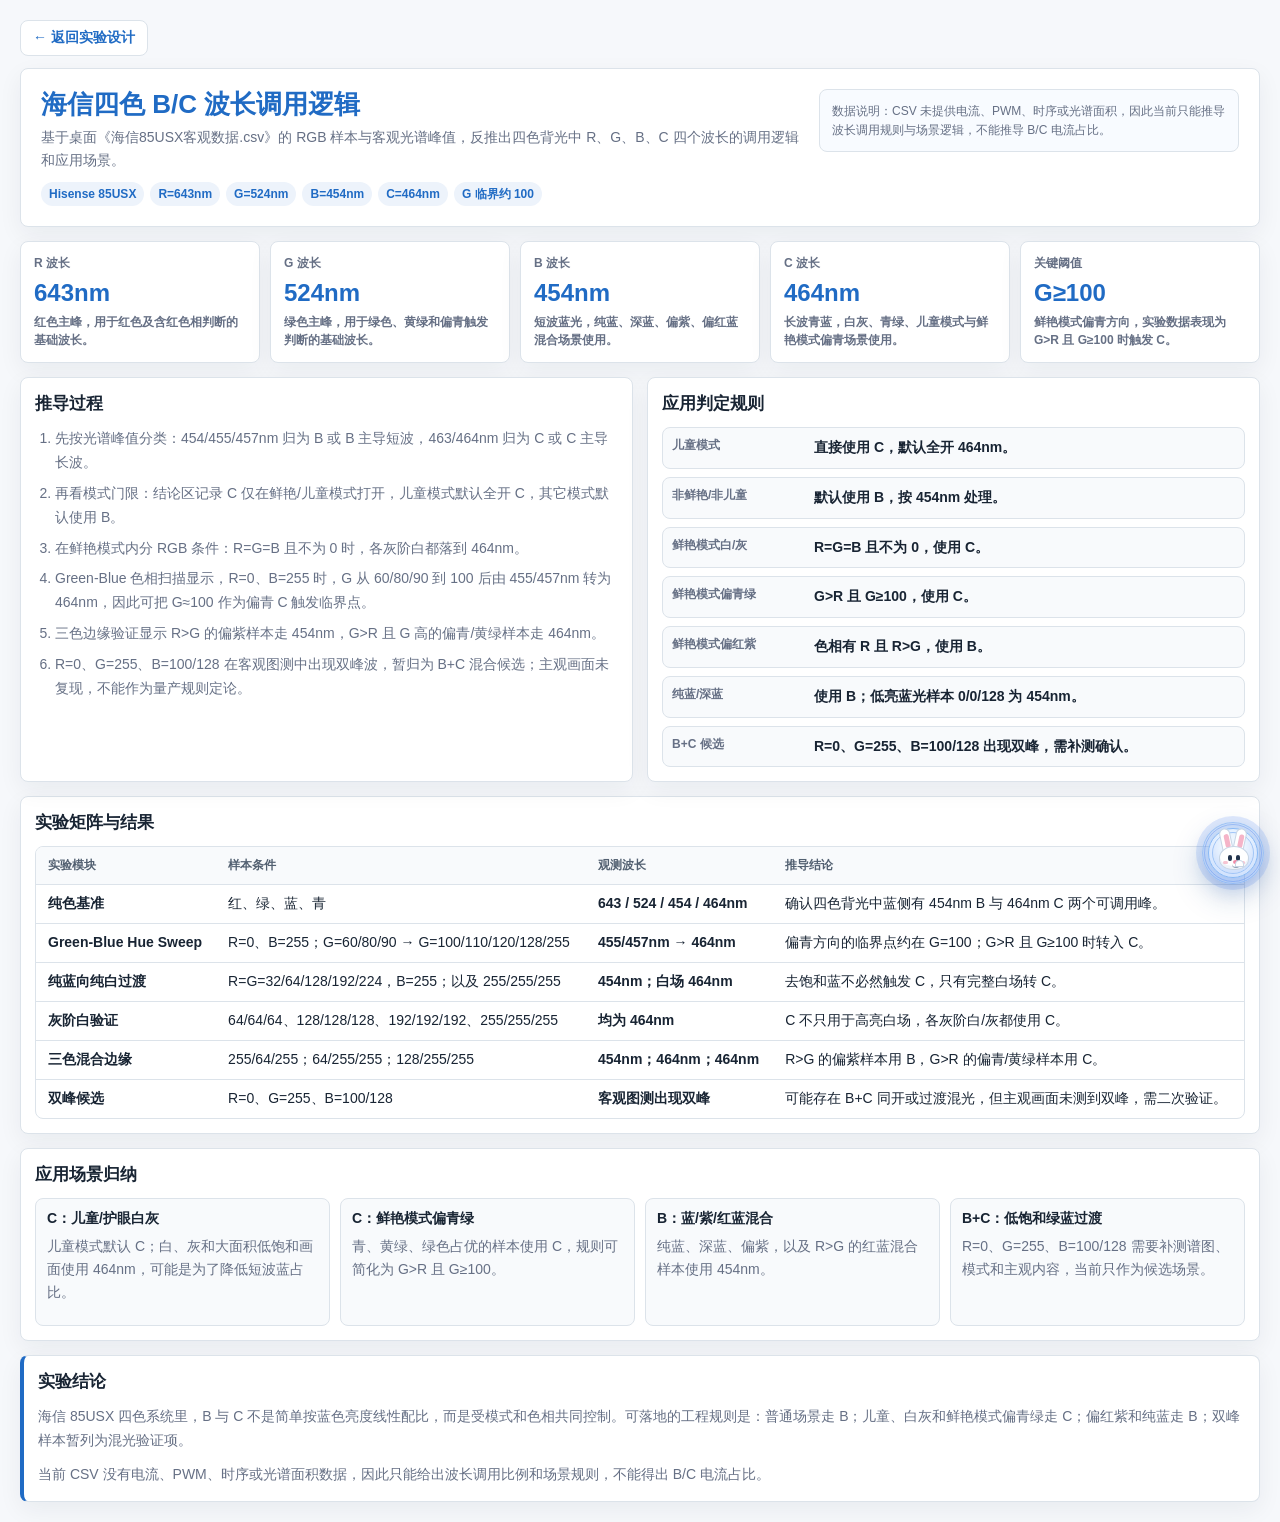
<file: tools/hisense-bc-application.html>
<!doctype html>
<html lang="zh-CN">
  <head>
    <meta charset="utf-8" />
    <meta name="viewport" content="width=device-width, initial-scale=1" />
    <title>海信四色 B/C 波长调用逻辑</title>
    <link rel="stylesheet" href="../assets/platform-assistant.css?v=20260622-ai-consistent-v1" />
    <style>
      :root {
        --bg: #f6f8fb;
        --panel: #ffffff;
        --panel-alt: #f8fafc;
        --ink: #182433;
        --muted: #667085;
        --line: #dce3ea;
        --line-strong: #b8c2cc;
        --blue: #206bc4;
        --blue-dark: #1d60b3;
        --green: #2fb344;
        --amber: #f59f00;
        --red: #d63939;
        --radius: 8px;
        --shadow: 0 8px 24px rgba(24, 36, 51, 0.06);
        font-family: "Microsoft YaHei", "Segoe UI", Arial, sans-serif;
      }

      * {
        box-sizing: border-box;
      }

      body {
        margin: 0;
        min-width: 320px;
        min-height: 100vh;
        background: var(--bg);
        color: var(--ink);
        font-size: 14px;
      }

      button {
        cursor: pointer;
        font: inherit;
      }

      .page {
        max-width: 1280px;
        margin: 0 auto;
        padding: 20px;
      }

      .tool-nav {
        display: flex;
        margin-bottom: 12px;
      }

      .back-button {
        min-height: 36px;
        padding: 7px 12px;
        border: 1px solid var(--line);
        border-radius: var(--radius);
        background: #ffffff;
        color: var(--blue);
        font-weight: 800;
      }

      .back-button:hover {
        border-color: var(--blue);
        background: #edf3fb;
      }

      .header,
      .panel,
      .summary-card {
        border: 1px solid var(--line);
        border-radius: var(--radius);
        background: var(--panel);
        box-shadow: var(--shadow);
      }

      .header {
        display: flex;
        align-items: flex-start;
        justify-content: space-between;
        gap: 18px;
        margin-bottom: 14px;
        padding: 20px;
      }

      h1,
      h2,
      h3,
      p {
        margin-top: 0;
      }

      h1 {
        margin-bottom: 6px;
        color: var(--blue);
        font-size: 26px;
        line-height: 1.2;
      }

      h2 {
        margin-bottom: 12px;
        font-size: 17px;
      }

      h3 {
        margin-bottom: 8px;
        font-size: 14px;
      }

      .header p,
      .muted {
        margin-bottom: 0;
        color: var(--muted);
        line-height: 1.65;
      }

      .source-note {
        min-width: 280px;
        max-width: 420px;
        padding: 12px;
        border: 1px solid var(--line);
        border-radius: var(--radius);
        background: #f8fbff;
        color: var(--muted);
        font-size: 12px;
        line-height: 1.55;
      }

      .summary-grid {
        display: grid;
        grid-template-columns: repeat(5, minmax(0, 1fr));
        gap: 10px;
        margin-bottom: 14px;
      }

      .summary-card {
        min-height: 122px;
        padding: 13px;
      }

      .summary-card span,
      .summary-card em {
        display: block;
        color: var(--muted);
        font-size: 12px;
        font-style: normal;
        font-weight: 800;
      }

      .summary-card strong {
        display: block;
        margin: 8px 0 6px;
        color: var(--blue);
        font-size: 24px;
        line-height: 1.1;
      }

      .summary-card em {
        line-height: 1.5;
        font-weight: 700;
      }

      .grid {
        display: grid;
        grid-template-columns: minmax(0, 1fr) minmax(0, 1fr);
        gap: 14px;
        align-items: stretch;
      }

      .panel {
        min-width: 0;
        padding: 14px;
      }

      .panel + .panel,
      .subsection {
        margin-top: 14px;
      }

      .grid > .panel + .panel {
        margin-top: 0;
      }

      .step-list {
        margin: 0;
        padding-left: 20px;
        color: var(--muted);
        line-height: 1.7;
      }

      .step-list li + li {
        margin-top: 7px;
      }

      .rule-list {
        display: grid;
        gap: 8px;
      }

      .rule-item {
        display: grid;
        grid-template-columns: 132px minmax(0, 1fr);
        gap: 10px;
        align-items: start;
        padding: 9px;
        border: 1px solid var(--line);
        border-radius: var(--radius);
        background: var(--panel-alt);
      }

      .rule-item span {
        color: var(--muted);
        font-size: 12px;
        font-weight: 800;
      }

      .rule-item strong {
        color: var(--ink);
        font-weight: 700;
        line-height: 1.55;
      }

      .table-wrap {
        overflow: auto;
        border: 1px solid var(--line);
        border-radius: var(--radius);
        background: var(--panel);
      }

      table {
        width: 100%;
        min-width: 960px;
        border-collapse: collapse;
      }

      th,
      td {
        padding: 10px 12px;
        border-bottom: 1px solid var(--line);
        text-align: left;
        vertical-align: top;
      }

      th {
        position: sticky;
        top: 0;
        z-index: 1;
        background: #f8fafc;
        color: #526071;
        font-size: 12px;
        font-weight: 800;
      }

      tr:last-child td {
        border-bottom: 0;
      }

      td:nth-child(3) {
        font-weight: 800;
      }

      .scenario-grid {
        display: grid;
        grid-template-columns: repeat(4, minmax(0, 1fr));
        gap: 10px;
      }

      .scenario-card {
        min-height: 128px;
        padding: 11px;
        border: 1px solid var(--line);
        border-radius: var(--radius);
        background: var(--panel-alt);
      }

      .scenario-card strong,
      .scenario-card span {
        display: block;
      }

      .scenario-card strong {
        margin-bottom: 7px;
        color: var(--ink);
      }

      .scenario-card span {
        color: var(--muted);
        line-height: 1.65;
      }

      .conclusion {
        border-left: 4px solid var(--blue);
      }

      .conclusion p {
        margin-bottom: 10px;
        color: var(--muted);
        line-height: 1.7;
      }

      .conclusion p:last-child {
        margin-bottom: 0;
      }

      .tag-row {
        display: flex;
        flex-wrap: wrap;
        gap: 6px;
        margin-top: 10px;
      }

      .tag {
        display: inline-flex;
        align-items: center;
        min-height: 24px;
        padding: 3px 8px;
        border-radius: 999px;
        background: #edf3fb;
        color: var(--blue);
        font-size: 12px;
        font-weight: 800;
      }

      @media (max-width: 1080px) {
        .summary-grid,
        .scenario-grid {
          grid-template-columns: repeat(2, minmax(0, 1fr));
        }

        .grid {
          grid-template-columns: 1fr;
        }
      }

      @media (max-width: 700px) {
        .page {
          padding: 16px;
        }

        .header {
          flex-direction: column;
        }

        .source-note {
          min-width: 0;
          max-width: none;
        }

        .summary-grid,
        .scenario-grid {
          grid-template-columns: 1fr;
        }

        .rule-item {
          grid-template-columns: 1fr;
        }
      }
    </style>
  </head>
  <body>
    <main class="page">
      <div class="tool-nav">
        <button class="back-button" type="button" onclick="goBackToToolList()">&larr; 返回实验设计</button>
      </div>

      <header class="header">
        <div>
          <h1>海信四色 B/C 波长调用逻辑</h1>
          <p>基于桌面《海信85USX客观数据.csv》的 RGB 样本与客观光谱峰值，反推出四色背光中 R、G、B、C 四个波长的调用逻辑和应用场景。</p>
          <div class="tag-row">
            <span class="tag">Hisense 85USX</span>
            <span class="tag">R=643nm</span>
            <span class="tag">G=524nm</span>
            <span class="tag">B=454nm</span>
            <span class="tag">C=464nm</span>
            <span class="tag">G 临界约 100</span>
          </div>
        </div>
        <div class="source-note">
          数据说明：CSV 未提供电流、PWM、时序或光谱面积，因此当前只能推导波长调用规则与场景逻辑，不能推导 B/C 电流占比。
        </div>
      </header>

      <section class="summary-grid" aria-label="核心摘要">
        <div class="summary-card">
          <span>R 波长</span>
          <strong>643nm</strong>
          <em>红色主峰，用于红色及含红色相判断的基础波长。</em>
        </div>
        <div class="summary-card">
          <span>G 波长</span>
          <strong>524nm</strong>
          <em>绿色主峰，用于绿色、黄绿和偏青触发判断的基础波长。</em>
        </div>
        <div class="summary-card">
          <span>B 波长</span>
          <strong>454nm</strong>
          <em>短波蓝光，纯蓝、深蓝、偏紫、偏红蓝混合场景使用。</em>
        </div>
        <div class="summary-card">
          <span>C 波长</span>
          <strong>464nm</strong>
          <em>长波青蓝，白灰、青绿、儿童模式与鲜艳模式偏青场景使用。</em>
        </div>
        <div class="summary-card">
          <span>关键阈值</span>
          <strong>G≥100</strong>
          <em>鲜艳模式偏青方向，实验数据表现为 G&gt;R 且 G≥100 时触发 C。</em>
        </div>
      </section>

      <div class="grid">
        <section class="panel">
          <h2>推导过程</h2>
          <ol class="step-list">
            <li>先按光谱峰值分类：454/455/457nm 归为 B 或 B 主导短波，463/464nm 归为 C 或 C 主导长波。</li>
            <li>再看模式门限：结论区记录 C 仅在鲜艳/儿童模式打开，儿童模式默认全开 C，其它模式默认使用 B。</li>
            <li>在鲜艳模式内分 RGB 条件：R=G=B 且不为 0 时，各灰阶白都落到 464nm。</li>
            <li>Green-Blue 色相扫描显示，R=0、B=255 时，G 从 60/80/90 到 100 后由 455/457nm 转为 464nm，因此可把 G≈100 作为偏青 C 触发临界点。</li>
            <li>三色边缘验证显示 R&gt;G 的偏紫样本走 454nm，G&gt;R 且 G 高的偏青/黄绿样本走 464nm。</li>
            <li>R=0、G=255、B=100/128 在客观图测中出现双峰波，暂归为 B+C 混合候选；主观画面未复现，不能作为量产规则定论。</li>
          </ol>
        </section>

        <section class="panel">
          <h2>应用判定规则</h2>
          <div class="rule-list">
            <div class="rule-item"><span>儿童模式</span><strong>直接使用 C，默认全开 464nm。</strong></div>
            <div class="rule-item"><span>非鲜艳/非儿童</span><strong>默认使用 B，按 454nm 处理。</strong></div>
            <div class="rule-item"><span>鲜艳模式白/灰</span><strong>R=G=B 且不为 0，使用 C。</strong></div>
            <div class="rule-item"><span>鲜艳模式偏青绿</span><strong>G&gt;R 且 G≥100，使用 C。</strong></div>
            <div class="rule-item"><span>鲜艳模式偏红紫</span><strong>色相有 R 且 R&gt;G，使用 B。</strong></div>
            <div class="rule-item"><span>纯蓝/深蓝</span><strong>使用 B；低亮蓝光样本 0/0/128 为 454nm。</strong></div>
            <div class="rule-item"><span>B+C 候选</span><strong>R=0、G=255、B=100/128 出现双峰，需补测确认。</strong></div>
          </div>
        </section>
      </div>

      <section class="panel subsection">
        <h2>实验矩阵与结果</h2>
        <div class="table-wrap">
          <table>
            <thead>
              <tr>
                <th>实验模块</th>
                <th>样本条件</th>
                <th>观测波长</th>
                <th>推导结论</th>
              </tr>
            </thead>
            <tbody>
              <tr>
                <td><strong>纯色基准</strong></td>
                <td>红、绿、蓝、青</td>
                <td>643 / 524 / 454 / 464nm</td>
                <td>确认四色背光中蓝侧有 454nm B 与 464nm C 两个可调用峰。</td>
              </tr>
              <tr>
                <td><strong>Green-Blue Hue Sweep</strong></td>
                <td>R=0、B=255；G=60/80/90 → G=100/110/120/128/255</td>
                <td>455/457nm → 464nm</td>
                <td>偏青方向的临界点约在 G=100；G&gt;R 且 G≥100 时转入 C。</td>
              </tr>
              <tr>
                <td><strong>纯蓝向纯白过渡</strong></td>
                <td>R=G=32/64/128/192/224，B=255；以及 255/255/255</td>
                <td>454nm；白场 464nm</td>
                <td>去饱和蓝不必然触发 C，只有完整白场转 C。</td>
              </tr>
              <tr>
                <td><strong>灰阶白验证</strong></td>
                <td>64/64/64、128/128/128、192/192/192、255/255/255</td>
                <td>均为 464nm</td>
                <td>C 不只用于高亮白场，各灰阶白/灰都使用 C。</td>
              </tr>
              <tr>
                <td><strong>三色混合边缘</strong></td>
                <td>255/64/255；64/255/255；128/255/255</td>
                <td>454nm；464nm；464nm</td>
                <td>R&gt;G 的偏紫样本用 B，G&gt;R 的偏青/黄绿样本用 C。</td>
              </tr>
              <tr>
                <td><strong>双峰候选</strong></td>
                <td>R=0、G=255、B=100/128</td>
                <td>客观图测出现双峰</td>
                <td>可能存在 B+C 同开或过渡混光，但主观画面未测到双峰，需二次验证。</td>
              </tr>
            </tbody>
          </table>
        </div>
      </section>

      <section class="panel subsection">
        <h2>应用场景归纳</h2>
        <div class="scenario-grid">
          <div class="scenario-card">
            <strong>C：儿童/护眼白灰</strong>
            <span>儿童模式默认 C；白、灰和大面积低饱和画面使用 464nm，可能是为了降低短波蓝占比。</span>
          </div>
          <div class="scenario-card">
            <strong>C：鲜艳模式偏青绿</strong>
            <span>青、黄绿、绿色占优的样本使用 C，规则可简化为 G&gt;R 且 G≥100。</span>
          </div>
          <div class="scenario-card">
            <strong>B：蓝/紫/红蓝混合</strong>
            <span>纯蓝、深蓝、偏紫，以及 R&gt;G 的红蓝混合样本使用 454nm。</span>
          </div>
          <div class="scenario-card">
            <strong>B+C：低饱和绿蓝过渡</strong>
            <span>R=0、G=255、B=100/128 需要补测谱图、模式和主观内容，当前只作为候选场景。</span>
          </div>
        </div>
      </section>

      <section class="panel conclusion subsection">
        <h2>实验结论</h2>
        <p>海信 85USX 四色系统里，B 与 C 不是简单按蓝色亮度线性配比，而是受模式和色相共同控制。可落地的工程规则是：普通场景走 B；儿童、白灰和鲜艳模式偏青绿走 C；偏红紫和纯蓝走 B；双峰样本暂列为混光验证项。</p>
        <p>当前 CSV 没有电流、PWM、时序或光谱面积数据，因此只能给出波长调用比例和场景规则，不能得出 B/C 电流占比。</p>
      </section>

    </main>

    <script>
      function goBackToToolList() {
        if (window.history.length > 1) {
          window.history.back();
          return;
        }
        window.location.href = "../index.html#lab";
      }
    </script>
    <script src="../assets/platform-assistant.js?v=20260622-ai-consistent-v1"></script>
  </body>
</html>
</file>
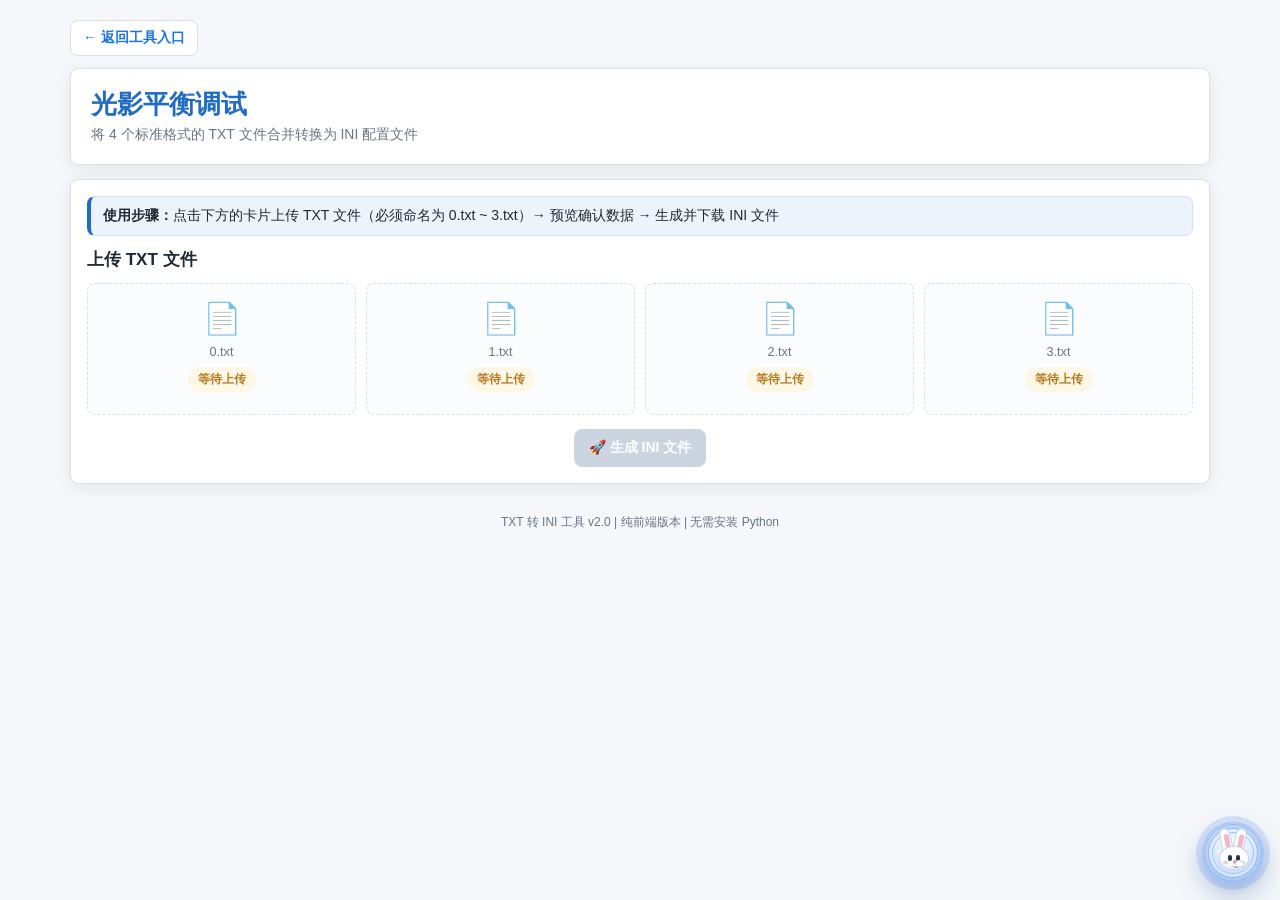
<file: tools/txt-to-ini.html>
<!DOCTYPE html>
<html lang="zh-CN">
<head>
    <meta charset="UTF-8">
    <meta name="viewport" content="width=device-width, initial-scale=1.0">
    <title>TXT 转 INI 工具</title>
    <link rel="stylesheet" href="../assets/platform-assistant.css?v=20260622-ai-consistent-v1" />
    <style>
        * {
            margin: 0;
            padding: 0;
            box-sizing: border-box;
        }
        body {
            font-family: 'Microsoft YaHei', 'Segoe UI', Arial, sans-serif;
            background: #f5f7fa;
            min-height: 100vh;
            padding: 20px;
        }
        .container {
            max-width: 900px;
            margin: 0 auto;
        }
        .tool-nav {
            display: flex;
            margin-bottom: 12px;
        }
        .back-button {
            min-height: 36px;
            padding: 7px 12px;
            border: 1px solid #d8e0ea;
            border-radius: 8px;
            background: #ffffff;
            color: #1a73e8;
            font-weight: 800;
            cursor: pointer;
        }
        .back-button:hover {
            border-color: #1a73e8;
            background: #edf3fb;
        }
        .header {
            text-align: center;
            margin-bottom: 30px;
            padding: 30px;
            background: white;
            border-radius: 16px;
            box-shadow: 0 2px 12px rgba(0,0,0,0.08);
        }
        .header h1 {
            color: #1a73e8;
            font-size: 2.2em;
            margin-bottom: 10px;
        }
        .header p {
            color: #666;
            font-size: 1.05em;
        }
        .upload-section {
            background: white;
            border-radius: 16px;
            padding: 30px;
            margin-bottom: 20px;
            box-shadow: 0 2px 12px rgba(0,0,0,0.08);
        }
        .upload-section h2 {
            color: #333;
            margin-bottom: 20px;
            font-size: 1.3em;
        }
        .file-grid {
            display: grid;
            grid-template-columns: repeat(4, 1fr);
            gap: 15px;
            margin-bottom: 20px;
        }
        .file-card {
            border: 2px dashed #ddd;
            border-radius: 12px;
            padding: 20px;
            text-align: center;
            transition: all 0.3s;
            cursor: pointer;
            position: relative;
        }
        .file-card:hover {
            border-color: #1a73e8;
            background: #f8fbff;
        }
        .file-card.has-file {
            border-style: solid;
            border-color: #34a853;
            background: #f0f9f4;
        }
        .file-card input[type="file"] {
            display: none;
        }
        .file-card .icon {
            font-size: 2.5em;
            margin-bottom: 10px;
        }
        .file-card .filename {
            font-size: 0.9em;
            color: #666;
            word-break: break-all;
        }
        .file-card .status {
            font-size: 0.8em;
            margin-top: 8px;
            padding: 4px 10px;
            border-radius: 20px;
            display: inline-block;
        }
        .status-waiting {
            background: #fff3cd;
            color: #856404;
        }
        .status-ok {
            background: #d4edda;
            color: #155724;
        }
        .btn {
            padding: 14px 40px;
            border: none;
            border-radius: 8px;
            font-size: 1.1em;
            cursor: pointer;
            transition: all 0.3s;
            font-weight: 500;
        }
        .btn-primary {
            background: #1a73e8;
            color: white;
        }
        .btn-primary:hover {
            background: #1557b0;
            transform: translateY(-2px);
            box-shadow: 0 4px 12px rgba(26,115,232,0.3);
        }
        .btn-primary:disabled {
            background: #ccc;
            cursor: not-allowed;
            transform: none;
        }
        .btn-success {
            background: #34a853;
            color: white;
        }
        .btn-success:hover {
            background: #2d8e47;
        }
        .preview-section {
            background: white;
            border-radius: 16px;
            padding: 30px;
            margin-bottom: 20px;
            box-shadow: 0 2px 12px rgba(0,0,0,0.08);
            display: none;
        }
        .preview-section.active {
            display: block;
        }
        .preview-section h2 {
            color: #333;
            margin-bottom: 20px;
        }
        .preview-grid {
            display: grid;
            grid-template-columns: repeat(2, 1fr);
            gap: 15px;
        }
        .preview-card {
            background: #f8f9fa;
            border-radius: 10px;
            padding: 15px;
            border-left: 4px solid #1a73e8;
        }
        .preview-card h4 {
            color: #1a73e8;
            margin-bottom: 8px;
        }
        .preview-card .stats {
            font-size: 0.9em;
            color: #666;
            margin-bottom: 10px;
        }
        .preview-card .data-preview {
            background: white;
            padding: 10px;
            border-radius: 6px;
            font-family: 'Consolas', monospace;
            font-size: 0.85em;
            color: #333;
            word-break: break-all;
            max-height: 80px;
            overflow: hidden;
        }
        .result-section {
            background: white;
            border-radius: 16px;
            padding: 30px;
            box-shadow: 0 2px 12px rgba(0,0,0,0.08);
            display: none;
            text-align: center;
        }
        .result-section.active {
            display: block;
        }
        .success-icon {
            font-size: 4em;
            margin-bottom: 15px;
        }
        .result-info {
            margin: 20px 0;
            padding: 20px;
            background: #f0f9f4;
            border-radius: 10px;
            text-align: left;
        }
        .result-info p {
            margin: 8px 0;
            color: #333;
        }
        .btn-group {
            display: flex;
            gap: 15px;
            justify-content: center;
            margin-top: 20px;
        }
        .progress-bar {
            width: 100%;
            height: 6px;
            background: #e0e0e0;
            border-radius: 3px;
            overflow: hidden;
            margin: 20px 0;
            display: none;
        }
        .progress-bar.active {
            display: block;
        }
        .progress-fill {
            height: 100%;
            background: #1a73e8;
            border-radius: 3px;
            transition: width 0.3s;
            width: 0%;
        }
        .help-text {
            background: #e3f2fd;
            border-left: 4px solid #1a73e8;
            padding: 15px;
            border-radius: 0 8px 8px 0;
            margin-bottom: 20px;
            font-size: 0.9em;
            color: #333;
        }
        .footer {
            text-align: center;
            padding: 20px;
            color: #999;
            font-size: 0.85em;
        }

        /* Align this standalone tool with the other conversion pages. */
        :root {
            --bg: #f5f7fa;
            --panel: #ffffff;
            --panel-alt: #fbfcfe;
            --ink: #1f2933;
            --muted: #687583;
            --line: #d8e0ea;
            --blue: #206bc4;
            --blue-dark: #1557a8;
            --green: #2f855a;
            --amber: #b7791f;
            --radius: 8px;
            --shadow: 0 4px 18px rgba(24, 36, 51, 0.08);
        }

        body {
            margin: 0;
            min-width: 320px;
            padding: 0;
            background: var(--bg);
            color: var(--ink);
            font-size: 14px;
        }

        button,
        input {
            font: inherit;
        }

        .container {
            max-width: 1180px;
            padding: 20px;
        }

        .header,
        .upload-section,
        .preview-section,
        .result-section {
            border: 1px solid var(--line);
            border-radius: var(--radius);
            background: var(--panel);
            box-shadow: var(--shadow);
        }

        .header {
            display: flex;
            align-items: flex-start;
            justify-content: space-between;
            gap: 18px;
            margin-bottom: 14px;
            padding: 20px;
            text-align: left;
        }

        .header h1 {
            margin: 0 0 6px;
            color: var(--blue);
            font-size: 26px;
            line-height: 1.2;
        }

        .header p {
            margin: 0;
            color: var(--muted);
            font-size: 14px;
        }

        .upload-section,
        .preview-section,
        .result-section {
            margin-bottom: 14px;
            padding: 16px;
        }

        .upload-section h2,
        .preview-section h2 {
            margin: 0 0 12px;
            color: var(--ink);
            font-size: 17px;
        }

        .help-text {
            margin-bottom: 12px;
            padding: 10px 12px;
            border: 1px solid #cfe0f5;
            border-left: 4px solid var(--blue);
            border-radius: var(--radius);
            background: #edf3fb;
            color: var(--ink);
            font-size: 14px;
        }

        .file-grid {
            grid-template-columns: repeat(4, minmax(0, 1fr));
            gap: 10px;
            margin-bottom: 14px;
        }

        .file-card {
            min-height: 132px;
            padding: 16px;
            border: 1px dashed var(--line);
            border-radius: var(--radius);
            background: var(--panel-alt);
            transition: border-color 160ms ease, background 160ms ease, box-shadow 160ms ease;
        }

        .file-card:hover {
            border-color: var(--blue);
            background: #f8fbff;
            box-shadow: 0 8px 22px rgba(24, 36, 51, 0.08);
        }

        .file-card.has-file {
            border-color: var(--green);
            background: #f0f9f4;
        }

        .file-card .icon {
            margin-bottom: 8px;
            font-size: 2.2em;
        }

        .file-card .filename {
            color: var(--muted);
        }

        .file-card .status {
            border-radius: 999px;
            font-size: 12px;
            font-weight: 800;
        }

        .status-waiting {
            background: #fff7e6;
            color: var(--amber);
        }

        .status-ok {
            color: var(--green);
        }

        .btn {
            min-height: 38px;
            padding: 8px 14px;
            border: 1px solid var(--line);
            border-radius: var(--radius);
            font-size: 14px;
            font-weight: 800;
        }

        .btn-primary {
            border-color: var(--blue);
            background: var(--blue);
        }

        .btn-primary:hover {
            background: var(--blue-dark);
            transform: none;
            box-shadow: 0 8px 22px rgba(24, 36, 51, 0.12);
        }

        .btn-primary:disabled {
            border-color: #cbd5df;
            background: #cbd5df;
        }

        .btn-success {
            border-color: var(--green);
            background: var(--green);
        }

        .preview-grid {
            grid-template-columns: repeat(2, minmax(0, 1fr));
            gap: 10px;
        }

        .preview-card {
            padding: 12px;
            border: 1px solid var(--line);
            border-left: 4px solid var(--blue);
            border-radius: var(--radius);
            background: var(--panel-alt);
        }

        .preview-card h4 {
            color: var(--blue);
        }

        .preview-card .stats {
            color: var(--muted);
        }

        .preview-card .data-preview {
            border: 1px solid var(--line);
            border-radius: var(--radius);
            color: var(--ink);
            font-size: 12px;
        }

        .success-icon {
            margin-bottom: 10px;
            font-size: 3em;
        }

        .result-info {
            margin: 14px 0;
            padding: 12px;
            border: 1px solid #cdeed8;
            border-radius: var(--radius);
        }

        .btn-group {
            gap: 8px;
            margin-top: 14px;
            flex-wrap: wrap;
        }

        .progress-bar {
            margin: 14px 0;
            border-radius: 999px;
            background: #e7edf3;
        }

        .progress-fill {
            border-radius: inherit;
            background: var(--blue);
        }

        .footer {
            padding: 16px 0 0;
            color: var(--muted);
            font-size: 12px;
        }

        @media (max-width: 900px) {
            .file-grid,
            .preview-grid {
                grid-template-columns: repeat(2, minmax(0, 1fr));
            }
        }

        @media (max-width: 620px) {
            .container {
                padding: 14px;
            }

            .header,
            .upload-section,
            .preview-section,
            .result-section {
                padding: 14px;
            }

            .file-grid,
            .preview-grid {
                grid-template-columns: 1fr;
            }

            .btn {
                width: 100%;
            }
        }
    </style>
</head>
<body>
    <div class="container">
        <div class="tool-nav">
            <button class="back-button" type="button" onclick="goBackToToolList()">&larr; 返回工具入口</button>
        </div>

        <div class="header">
            <div>
                <h1>光影平衡调试</h1>
                <p>将 4 个标准格式的 TXT 文件合并转换为 INI 配置文件</p>
            </div>
        </div>

        <div class="upload-section">
            <div class="help-text">
                <strong>使用步骤：</strong>点击下方的卡片上传 TXT 文件（必须命名为 0.txt ~ 3.txt）→ 预览确认数据 → 生成并下载 INI 文件
            </div>
            
            <h2>上传 TXT 文件</h2>
            <div class="file-grid">
                <div class="file-card" onclick="document.getElementById('file0').click()">
                    <input type="file" id="file0" accept=".txt" onchange="handleFile(0, this)">
                    <div class="icon">📄</div>
                    <div class="filename">0.txt</div>
                    <div class="status status-waiting" id="status0">等待上传</div>
                </div>
                <div class="file-card" onclick="document.getElementById('file1').click()">
                    <input type="file" id="file1" accept=".txt" onchange="handleFile(1, this)">
                    <div class="icon">📄</div>
                    <div class="filename">1.txt</div>
                    <div class="status status-waiting" id="status1">等待上传</div>
                </div>
                <div class="file-card" onclick="document.getElementById('file2').click()">
                    <input type="file" id="file2" accept=".txt" onchange="handleFile(2, this)">
                    <div class="icon">📄</div>
                    <div class="filename">2.txt</div>
                    <div class="status status-waiting" id="status2">等待上传</div>
                </div>
                <div class="file-card" onclick="document.getElementById('file3').click()">
                    <input type="file" id="file3" accept=".txt" onchange="handleFile(3, this)">
                    <div class="icon">📄</div>
                    <div class="filename">3.txt</div>
                    <div class="status status-waiting" id="status3">等待上传</div>
                </div>
            </div>

            <div class="progress-bar" id="progressBar">
                <div class="progress-fill" id="progressFill"></div>
            </div>

            <div style="text-align: center;">
                <button class="btn btn-primary" id="generateBtn" onclick="generateINI()" disabled>
                    🚀 生成 INI 文件
                </button>
            </div>
        </div>

        <div class="preview-section" id="previewSection">
            <h2>数据预览</h2>
            <div class="preview-grid" id="previewGrid"></div>
        </div>

        <div class="result-section" id="resultSection">
            <div class="success-icon">✅</div>
            <h2>生成成功！</h2>
            <div class="result-info">
                <p><strong>文件名：</strong>ldremap_cfg.ini</p>
                <p><strong>总数据量：</strong><span id="totalCount">0</span> 个数字（4×256）</p>
                <p><strong>文件大小：</strong><span id="fileSize">0</span> KB</p>
            </div>
            <div class="btn-group">
                <button class="btn btn-success" onclick="downloadINI()">
                    📥 下载 INI 文件
                </button>
                <button class="btn btn-primary" onclick="resetAll()">
                    🔄 重新上传
                </button>
            </div>
        </div>

        <div class="footer">
            <p>TXT 转 INI 工具 v2.0 | 纯前端版本 | 无需安装 Python</p>
        </div>
    </div>

    <script>
        function goBackToToolList() {
            if (window.history.length > 1) {
                window.history.back();
                return;
            }
            window.location.href = "../index.html#debug-converter";
        }

        // 存储文件数据
        const filesData = {};
        let generatedContent = '';

        // 处理文件上传
        function handleFile(index, input) {
            const file = input.files[0];
            if (!file) return;

            const reader = new FileReader();
            reader.onload = function(e) {
                const content = e.target.result;
                const numbers = extractNumbers(content);
                
                filesData[index] = {
                    name: file.name,
                    content: content,
                    numbers: numbers
                };

                // 更新 UI
                updateFileCard(index, file.name, numbers.length);
                updatePreview();
                checkAllFiles();
            };
            reader.readAsText(file);
        }

        // 从 TXT 内容提取数字
        function extractNumbers(content) {
            const lines = content.split('\n');
            const numbers = [];
            
            // 跳过第 1、2 行和最后 1 行（数据在第 3-18 行，索引 2-17）
            for (let i = 2; i < lines.length - 1 && i < 18; i++) {
                const line = lines[i].trim();
                if (!line) continue;
                
                // 移除行尾逗号，然后分割
                const cleaned = line.replace(/,$/, '');
                const values = cleaned.split(',');
                
                for (const v of values) {
                    const num = parseInt(v.trim());
                    if (!isNaN(num)) {
                        numbers.push(num);
                    }
                }
            }
            
            return numbers;
        }

        // 更新文件卡片状态
        function updateFileCard(index, filename, count) {
            const card = document.getElementById('file' + index).parentElement;
            const status = document.getElementById('status' + index);
            
            card.classList.add('has-file');
            status.className = 'status status-ok';
            status.textContent = `✓ ${count} 个数字`;
        }

        // 更新预览
        function updatePreview() {
            const grid = document.getElementById('previewGrid');
            grid.innerHTML = '';
            
            for (let i = 0; i < 4; i++) {
                if (filesData[i]) {
                    const nums = filesData[i].numbers;
                    const preview = nums.slice(0, 20).join(', ') + (nums.length > 20 ? ', ...' : '');
                    
                    const card = document.createElement('div');
                    card.className = 'preview-card';
                    card.innerHTML = `
                        <h4>曲线 ${i} (${filesData[i].name})</h4>
                        <div class="stats">数据量：${nums.length} 个 | 范围：${Math.min(...nums)} - ${Math.max(...nums)}</div>
                        <div class="data-preview">${preview}</div>
                    `;
                    grid.appendChild(card);
                }
            }
            
            if (Object.keys(filesData).length > 0) {
                document.getElementById('previewSection').classList.add('active');
            }
        }

        // 检查是否所有文件都已上传
        function checkAllFiles() {
            const allUploaded = [0, 1, 2, 3].every(i => filesData[i] && filesData[i].numbers.length > 0);
            const btn = document.getElementById('generateBtn');
            btn.disabled = !allUploaded;
        }

        // 生成 INI 文件
        function generateINI() {
            const progressBar = document.getElementById('progressBar');
            const progressFill = document.getElementById('progressFill');
            
            progressBar.classList.add('active');
            progressFill.style.width = '30%';
            
            setTimeout(() => {
                progressFill.style.width = '60%';
                
                setTimeout(() => {
                    // 生成 INI 内容
                    const lines = [];
                    lines.push('[LDREMAP] ');
                    
                    let totalCount = 0;
                    for (let i = 0; i < 4; i++) {
                        const nums = filesData[i].numbers;
                        totalCount += nums.length;
                        const dataStr = nums.join(',');
                        lines.push(`LDUserGammaCurve_${i} = {${dataStr}};`);
                    }
                    
                    lines.push('');
                    lines.push('');
                    
                    generatedContent = lines.join('\n');
                    
                    progressFill.style.width = '100%';
                    
                    setTimeout(() => {
                        // 显示结果
                        document.getElementById('totalCount').textContent = totalCount;
                        document.getElementById('fileSize').textContent = (generatedContent.length / 1024).toFixed(2);
                        document.getElementById('resultSection').classList.add('active');
                        
                        // 滚动到结果
                        document.getElementById('resultSection').scrollIntoView({ behavior: 'smooth' });
                    }, 300);
                }, 300);
            }, 300);
        }

        // 下载 INI 文件
        function downloadINI() {
            const blob = new Blob([generatedContent], { type: 'text/plain;charset=utf-8' });
            const url = URL.createObjectURL(blob);
            const a = document.createElement('a');
            a.href = url;
            a.download = 'ldremap_cfg.ini';
            document.body.appendChild(a);
            a.click();
            document.body.removeChild(a);
            URL.revokeObjectURL(url);
        }

        // 重置所有
        function resetAll() {
            // 清空数据
            for (let i = 0; i < 4; i++) {
                delete filesData[i];
                document.getElementById('file' + i).value = '';
                
                const card = document.getElementById('file' + i).parentElement;
                card.classList.remove('has-file');
                
                const status = document.getElementById('status' + i);
                status.className = 'status status-waiting';
                status.textContent = '等待上传';
            }
            
            generatedContent = '';
            
            // 隐藏预览和结果
            document.getElementById('previewSection').classList.remove('active');
            document.getElementById('resultSection').classList.remove('active');
            document.getElementById('progressBar').classList.remove('active');
            document.getElementById('progressFill').style.width = '0%';
            document.getElementById('generateBtn').disabled = true;
            
            document.getElementById('previewGrid').innerHTML = '';
        }
    </script>
    <script src="../assets/platform-assistant.js?v=20260622-ai-consistent-v1"></script>
</body>
</html>
</file>
<file: assets/platform-assistant.css>
.platform-ai-assistant,
.platform-ai-assistant * {
  box-sizing: border-box;
}

.platform-ai-assistant {
  --platform-ai-blue: #206bc4;
  --platform-ai-blue-dark: #1557a8;
  --platform-ai-ink: #182433;
  --platform-ai-muted: #667085;
  --platform-ai-line: #dce3ea;
  position: fixed;
  right: 16px;
  bottom: 16px;
  z-index: 1000;
  display: flex;
  align-items: flex-start;
  gap: 8px;
  width: min(350px, calc(100vw - 32px));
  height: min(540px, calc(100vh - 32px));
  padding: 9px;
  border: 1px solid rgba(146, 188, 244, 0.76);
  border-radius: 14px;
  background: rgba(255, 255, 255, 0.94);
  box-shadow: 0 18px 36px rgba(23, 73, 132, 0.2), 0 0 0 3px rgba(74, 147, 255, 0.1);
  color: var(--platform-ai-ink);
  font-family: "Segoe UI", "Microsoft YaHei", Arial, sans-serif;
  transition: border-radius 0.18s ease, background 0.18s ease, box-shadow 0.18s ease;
}

.platform-ai-assistant.is-collapsed {
  width: 62px;
  height: 62px;
  padding: 5px;
  border-radius: 50%;
  background: rgba(93, 151, 231, 0.32);
  box-shadow: 0 12px 30px rgba(23, 73, 132, 0.26), 0 0 0 6px rgba(47, 109, 240, 0.14);
}

.platform-ai-assistant:not(.is-collapsed) {
  display: block;
}

.platform-ai-assistant:not(.is-collapsed) > .platform-ai-trigger {
  position: absolute;
  top: 10px;
  left: 50%;
  z-index: 2;
  transform: translateX(-50%);
}

.platform-ai-assistant:not(.is-collapsed) .platform-ai-dialog {
  width: 100%;
  height: 100%;
  padding-top: 58px;
}

.platform-ai-assistant:not(.is-collapsed) .platform-ai-close {
  position: absolute;
  top: 10px;
  right: 10px;
  z-index: 3;
}

.platform-ai-trigger {
  position: relative;
  display: grid;
  place-items: center;
  width: 50px;
  height: 50px;
  flex: 0 0 50px;
  padding: 0;
  border: 1px solid #87b8f4;
  border-radius: 50%;
  background: #e8f3ff;
  box-shadow: inset 0 -6px 12px rgba(47, 109, 240, 0.14), 0 8px 20px rgba(47, 109, 240, 0.22);
  cursor: pointer;
}

.platform-ai-trigger::after {
  content: "";
  position: absolute;
  inset: -5px;
  border: 1px solid rgba(47, 109, 240, 0.42);
  border-radius: 50%;
  opacity: 0.72;
  animation: platform-ai-bunny-glow 2.8s ease-in-out infinite;
}

.platform-ai-bunny {
  position: relative;
  width: 42px;
  height: 42px;
  border: 1px solid #9fc4f7;
  border-radius: 50%;
  background: #edf6ff;
  box-shadow: inset 0 -7px 12px rgba(47, 109, 240, 0.17);
  animation: platform-ai-bunny-float 3s ease-in-out infinite;
}

.platform-ai-bunny-ear {
  position: absolute;
  top: -5px;
  width: 11px;
  height: 24px;
  border: 1px solid #c7d5e5;
  border-radius: 999px 999px 8px 8px;
  background: #fff;
  transform-origin: 50% 100%;
  animation: platform-ai-bunny-ear 2.6s ease-in-out infinite;
}

.platform-ai-bunny-ear > span {
  position: absolute;
  top: 5px;
  left: 3px;
  width: 5px;
  height: 14px;
  border-radius: 999px;
  background: #f5b4c8;
}

.platform-ai-bunny-ear-left {
  left: 10px;
  transform: rotate(-12deg);
}

.platform-ai-bunny-ear-right {
  right: 10px;
  transform: rotate(12deg);
  animation-delay: 0.22s;
}

.platform-ai-bunny-face {
  position: absolute;
  top: 13px;
  left: 6px;
  width: 30px;
  height: 24px;
  border: 1px solid #c7d5e5;
  border-radius: 50% 50% 45% 45%;
  background: #fff;
  box-shadow: inset 0 -3px 0 rgba(235, 241, 248, 0.85);
}

.platform-ai-bunny-eye {
  position: absolute;
  top: 8px;
  width: 4px;
  height: 6px;
  border-radius: 999px;
  background: #23344d;
  animation: platform-ai-bunny-blink 4.2s infinite;
}

.platform-ai-bunny-eye-left {
  left: 8px;
}

.platform-ai-bunny-eye-right {
  right: 8px;
}

.platform-ai-bunny-nose {
  position: absolute;
  top: 13px;
  left: 13px;
  width: 5px;
  height: 4px;
  border-radius: 50%;
  background: #f08aa6;
}

.platform-ai-bunny-mouth {
  position: absolute;
  top: 16px;
  left: 12px;
  width: 8px;
  height: 5px;
  border-bottom: 1px solid #91a0b2;
  border-radius: 0 0 999px 999px;
}

.platform-ai-bunny-cheek {
  position: absolute;
  top: 14px;
  width: 5px;
  height: 3px;
  border-radius: 999px;
  background: rgba(240, 138, 166, 0.5);
}

.platform-ai-bunny-cheek-left {
  left: 3px;
}

.platform-ai-bunny-cheek-right {
  right: 3px;
}

.platform-ai-bunny-paw {
  position: absolute;
  right: 9px;
  bottom: 6px;
  width: 9px;
  height: 7px;
  border: 1px solid #c7d5e5;
  border-radius: 999px 999px 6px 6px;
  background: #fff;
  animation: platform-ai-bunny-paw 2.8s ease-in-out infinite;
}

.platform-ai-trigger:focus-visible,
.platform-ai-close:focus-visible,
.platform-ai-query:focus-visible,
.platform-ai-result:focus-visible {
  outline: 3px solid rgba(32, 107, 196, 0.22);
  outline-offset: 2px;
}

.platform-ai-dialog {
  display: grid;
  grid-template-rows: auto auto auto auto auto minmax(0, 1fr);
  flex: 1 1 auto;
  gap: 7px;
  min-width: 0;
  height: 100%;
}

.platform-ai-assistant.is-collapsed .platform-ai-dialog {
  display: none;
}

.platform-ai-head {
  display: flex;
  align-items: center;
  justify-content: space-between;
  gap: 8px;
  min-height: 35px;
}

.platform-ai-kicker,
.platform-ai-scope,
.platform-ai-search-label {
  color: var(--platform-ai-muted);
  font-size: 10px;
  font-weight: 800;
}

.platform-ai-head h2 {
  margin: 1px 0 0;
  font-size: 15px;
  line-height: 1.2;
}

.platform-ai-close {
  display: grid;
  place-items: center;
  width: 28px;
  height: 28px;
  flex: 0 0 28px;
  padding: 0;
  border: 1px solid #d5e3f5;
  border-radius: 50%;
  background: #fff;
  color: #526071;
  font-size: 20px;
  line-height: 1;
  cursor: pointer;
}

.platform-ai-search {
  display: grid;
  gap: 5px;
}

.platform-ai-query {
  width: 100%;
  height: 58px;
  min-height: 58px;
  max-height: 58px;
  resize: none;
  padding: 8px 9px;
  border: 1px solid #a9c4e6;
  border-radius: 8px;
  background: #fff;
  color: var(--platform-ai-ink);
  font: inherit;
  font-size: 12px;
  line-height: 1.45;
}

.platform-ai-scope strong {
  color: var(--platform-ai-ink);
}

.platform-ai-prompts {
  display: flex;
  flex-wrap: wrap;
  gap: 5px;
}

.platform-ai-prompts button {
  min-height: 25px;
  padding: 3px 8px;
  border: 1px solid var(--platform-ai-line);
  border-radius: 999px;
  background: #f8fafc;
  color: #526071;
  font-size: 11px;
  font-weight: 700;
  cursor: pointer;
}

.platform-ai-prompts button:hover {
  border-color: #a9c4e6;
  background: #eef4fb;
}

.platform-ai-answer {
  display: grid;
  gap: 2px;
  padding: 8px;
  border: 1px solid #dbe5f2;
  border-radius: 8px;
  background: #f7fbff;
}

.platform-ai-answer strong {
  font-size: 12px;
}

.platform-ai-answer span,
.platform-ai-empty {
  color: var(--platform-ai-muted);
  font-size: 12px;
  line-height: 1.5;
}

.platform-ai-results {
  display: grid;
  align-content: start;
  gap: 6px;
  min-height: 0;
  overflow: auto;
  padding-right: 2px;
}

.platform-ai-result {
  display: grid;
  grid-template-columns: 30px minmax(0, 1fr);
  gap: 8px;
  align-items: center;
  width: 100%;
  padding: 8px;
  border: 1px solid var(--platform-ai-line);
  border-radius: 8px;
  background: #fff;
  color: var(--platform-ai-ink);
  text-align: left;
  text-decoration: none;
}

.platform-ai-result:hover {
  border-color: #bfd2ea;
  background: #fbfdff;
  box-shadow: 0 8px 20px rgba(24, 36, 51, 0.08);
}

.platform-ai-result-icon {
  display: grid;
  place-items: center;
  width: 30px;
  height: 30px;
  border-radius: 8px;
  background: #eef4fb;
  color: var(--platform-ai-blue-dark);
  font-size: 11px;
  font-weight: 900;
}

.platform-ai-result-main {
  display: grid;
  gap: 2px;
  min-width: 0;
}

.platform-ai-result-main strong,
.platform-ai-result-main em,
.platform-ai-result-main span {
  min-width: 0;
  overflow: hidden;
  text-overflow: ellipsis;
  white-space: nowrap;
}

.platform-ai-result-main strong {
  font-size: 12px;
}

.platform-ai-result-main em,
.platform-ai-result-main span,
.platform-ai-result-action {
  color: var(--platform-ai-muted);
  font-size: 11px;
  font-style: normal;
}

.platform-ai-result-action {
  display: none;
}

.platform-ai-empty {
  padding: 10px;
  border: 1px dashed var(--platform-ai-line);
  border-radius: 8px;
  background: #fbfcfe;
}

@media (max-width: 860px) {
  .platform-ai-assistant {
    right: 14px;
    bottom: 14px;
    width: min(330px, calc(100vw - 40px));
    height: min(540px, calc(100vh - 28px));
  }
}

@keyframes platform-ai-bunny-float {
  0%,
  100% {
    transform: translateY(0);
  }

  50% {
    transform: translateY(-3px);
  }
}

@keyframes platform-ai-bunny-blink {
  0%,
  88%,
  100% {
    transform: scaleY(1);
  }

  92% {
    transform: scaleY(0.16);
  }
}

@keyframes platform-ai-bunny-ear {
  0%,
  100% {
    translate: 0 0;
  }

  50% {
    translate: 0 -1px;
  }
}

@keyframes platform-ai-bunny-paw {
  0%,
  100% {
    transform: translateY(0);
  }

  45% {
    transform: translateY(-2px);
  }
}

@keyframes platform-ai-bunny-glow {
  0%,
  100% {
    transform: scale(0.94);
    opacity: 0.34;
  }

  50% {
    transform: scale(1.06);
    opacity: 0.78;
  }
}
</file>
